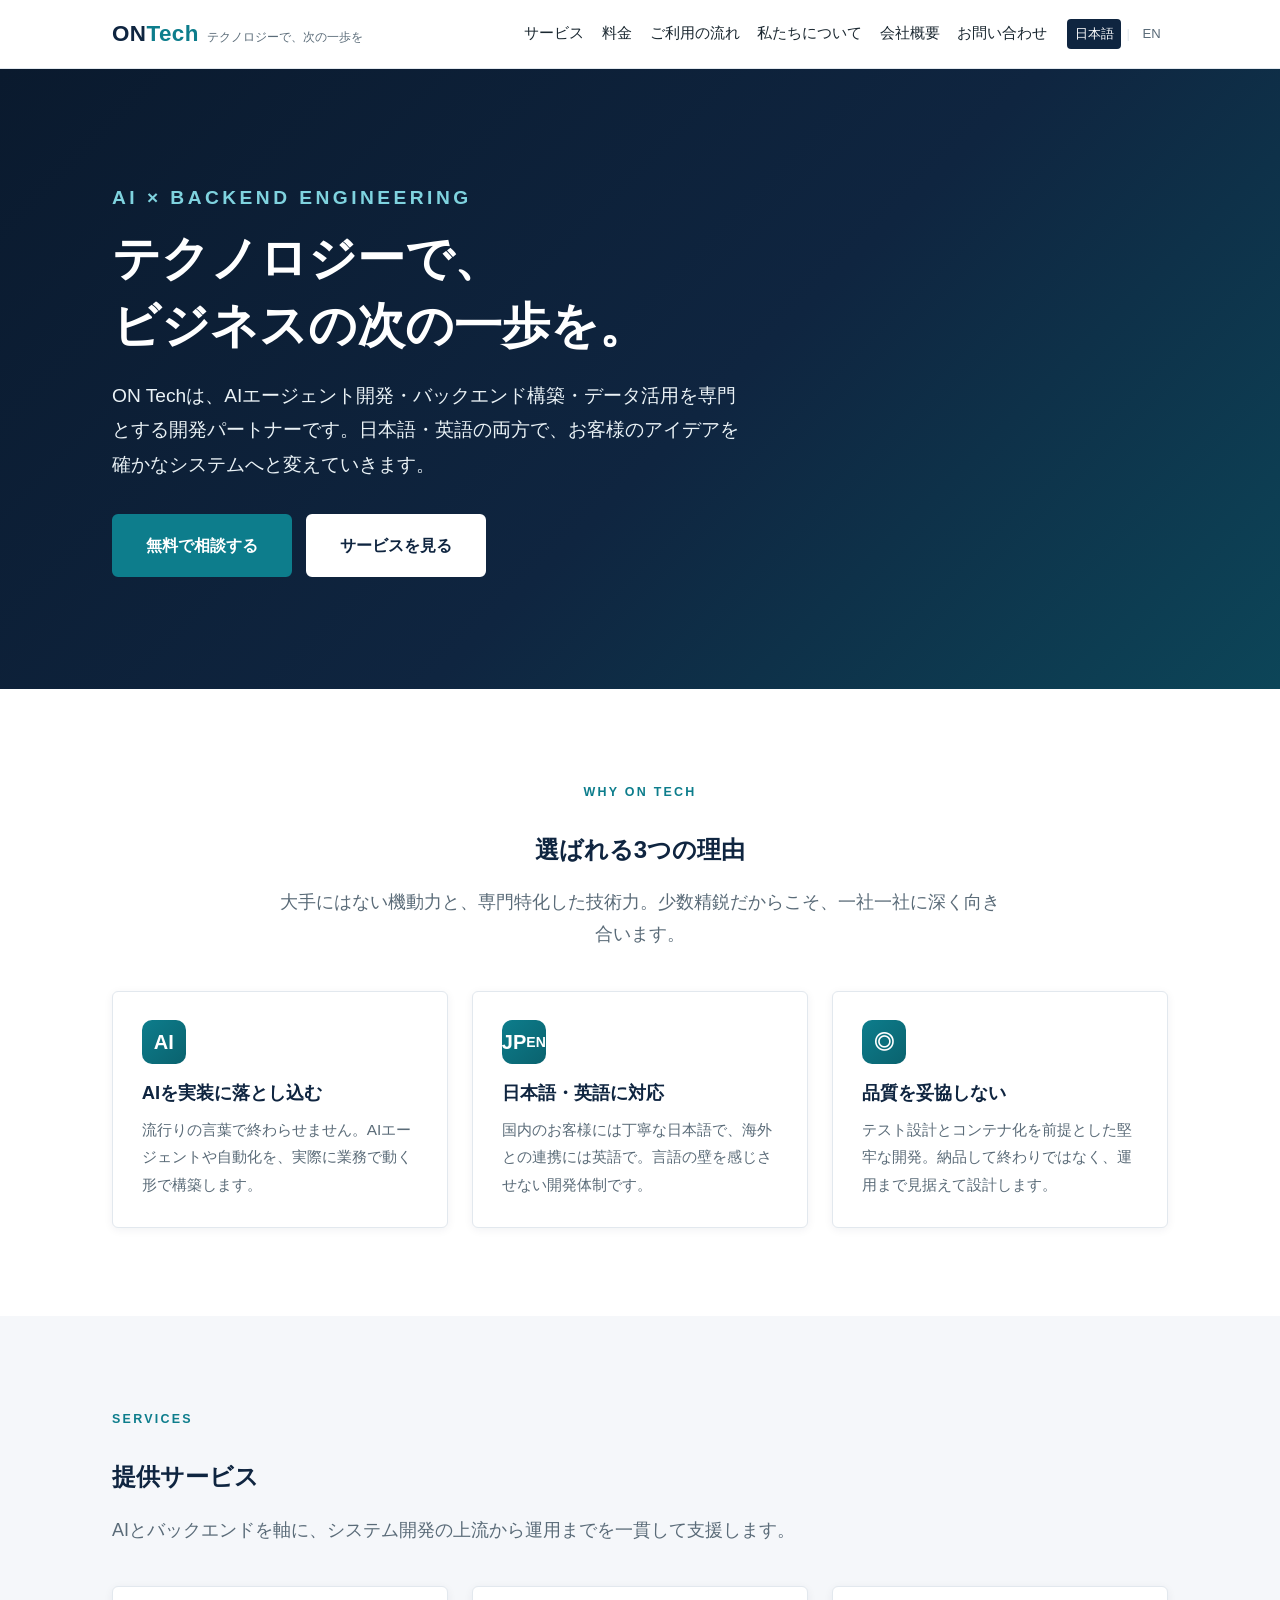
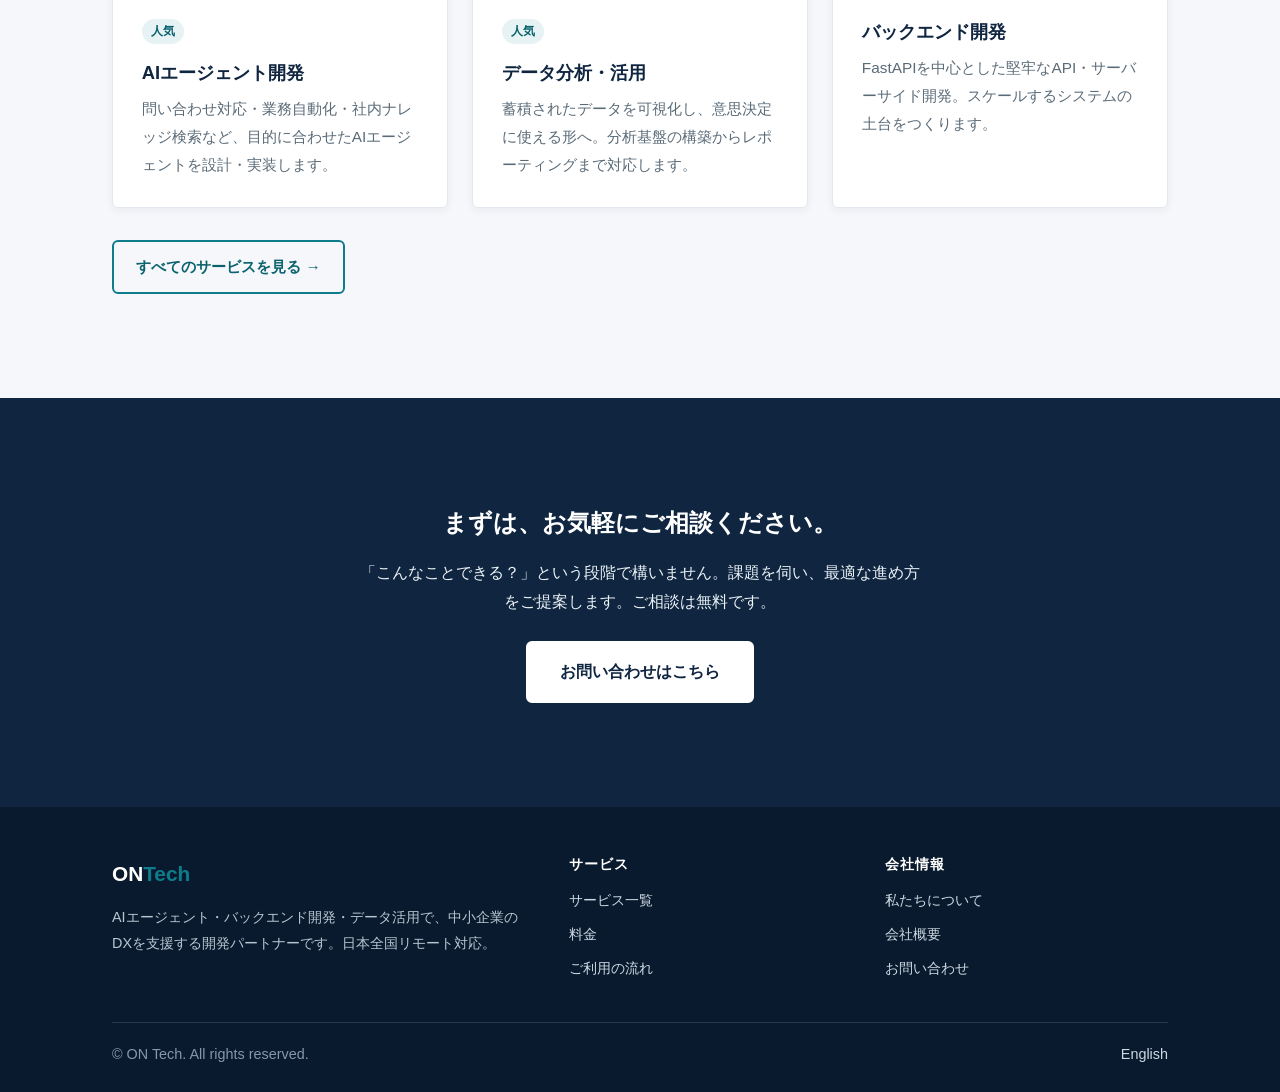
<file: index.html>
<!DOCTYPE html>
<!-- Root = Japanese default home. /en/ remains available through the language switcher. -->
<html lang="ja">
<head>
  <meta charset="UTF-8">
  <meta name="viewport" content="width=device-width, initial-scale=1">
  <title>ON Tech｜AIエージェント・バックエンド開発・データ活用</title>
  <meta name="description" content="ON Techは、AIエージェント開発・FastAPIによるバックエンド構築・データ分析を得意とする少数精鋭の開発パートナーです。日本語・英語の両方で、中小企業のDXを支援します。">
  <meta name="robots" content="index, follow">

  <link rel="canonical" href="https://ontech.co.jp/">
  <link rel="alternate" hreflang="ja" href="https://ontech.co.jp/">
  <link rel="alternate" hreflang="en" href="https://ontech.co.jp/en/">
  <link rel="alternate" hreflang="x-default" href="https://ontech.co.jp/">

  <!-- Open Graph -->
  <meta property="og:type" content="website">
  <meta property="og:site_name" content="ON Tech">
  <meta property="og:locale" content="ja_JP">
  <meta property="og:locale:alternate" content="en_US">
  <meta property="og:title" content="ON Tech｜AIエージェント・バックエンド開発・データ活用">
  <meta property="og:description" content="AIエージェント開発・FastAPIバックエンド・データ分析が得意な少数精鋭の開発パートナー。日本語・英語対応。">
  <meta property="og:url" content="https://ontech.co.jp/">
  <meta name="twitter:card" content="summary_large_image">

  <link rel="stylesheet" href="assets/css/style.css">

  <!-- Structured data: organization / service -->
  <script type="application/ld+json">
  {
    "@context": "https://schema.org",
    "@type": "ProfessionalService",
    "name": "ON Tech",
    "description": "AIエージェント開発・バックエンド開発・データ分析を提供する開発パートナー。",
    "url": "https://ontech.co.jp/",
    "email": "info@ontech.co.jp",
    "areaServed": { "@type": "Country", "name": "Japan" },
    "availableLanguage": ["ja", "en"],
    "knowsLanguage": ["ja", "en"],
    "serviceType": ["AIエージェント開発", "バックエンド開発", "データ分析", "データベース設計", "コンテナ化", "テスト設計"],
    "slogan": "テクノロジーで、ビジネスの次の一歩を。"
  }
  </script>
</head>
<body>
  <a class="skip-link" href="#main">本文へスキップ</a>

  <header class="site-header">
    <div class="container">
      <div class="brand">
        <a href="./">
          <span class="logo">ON<span>Tech</span></span>
        </a>
        <span class="tagline">テクノロジーで、次の一歩を</span>
      </div>
      <nav class="main-nav" aria-label="メインナビゲーション">
        <ul>
          <li><a href="ja/services.html">サービス</a></li>
          <li><a href="ja/pricing.html">料金</a></li>
          <li><a href="ja/process.html">ご利用の流れ</a></li>
          <li><a href="ja/about.html">私たちについて</a></li>
          <li><a href="ja/company.html">会社概要</a></li>
          <li><a href="ja/contact.html">お問い合わせ</a></li>
        </ul>
      </nav>
      <div class="lang-switch" aria-label="言語切替">
        <a href="./" aria-current="true">日本語</a>
        <span class="sep">|</span>
        <a href="en/" hreflang="en">EN</a>
      </div>
    </div>
  </header>

  <main id="main">
    <!-- Hero -->
    <section class="hero">
      <div class="container">
        <p class="eyebrow" style="color:#7fd3df">AI × Backend Engineering</p>
        <h1>テクノロジーで、<br>ビジネスの次の一歩を。</h1>
        <p>ON Techは、AIエージェント開発・バックエンド構築・データ活用を専門とする開発パートナーです。日本語・英語の両方で、お客様のアイデアを確かなシステムへと変えていきます。</p>
        <div class="actions">
          <a class="btn btn--lg" href="ja/contact.html">無料で相談する</a>
          <a class="btn btn--lg btn--light" href="ja/services.html">サービスを見る</a>
        </div>
      </div>
    </section>

    <!-- Value props -->
    <section class="section">
      <div class="container">
        <div class="section-head center">
          <p class="eyebrow">Why ON Tech</p>
          <h2>選ばれる3つの理由</h2>
          <p class="lead">大手にはない機動力と、専門特化した技術力。少数精鋭だからこそ、一社一社に深く向き合います。</p>
        </div>
        <div class="grid grid--3">
          <article class="card">
            <div class="icon">AI</div>
            <h3>AIを実装に落とし込む</h3>
            <p>流行りの言葉で終わらせません。AIエージェントや自動化を、実際に業務で動く形で構築します。</p>
          </article>
          <article class="card">
            <div class="icon">JP<span style="font-size:.7em">EN</span></div>
            <h3>日本語・英語に対応</h3>
            <p>国内のお客様には丁寧な日本語で、海外との連携には英語で。言語の壁を感じさせない開発体制です。</p>
          </article>
          <article class="card">
            <div class="icon">◎</div>
            <h3>品質を妥協しない</h3>
            <p>テスト設計とコンテナ化を前提とした堅牢な開発。納品して終わりではなく、運用まで見据えて設計します。</p>
          </article>
        </div>
      </div>
    </section>

    <!-- Services preview -->
    <section class="section section--alt">
      <div class="container">
        <div class="section-head">
          <p class="eyebrow">Services</p>
          <h2>提供サービス</h2>
          <p class="lead">AIとバックエンドを軸に、システム開発の上流から運用までを一貫して支援します。</p>
        </div>
        <div class="grid grid--3">
          <article class="card">
            <span class="tag">人気</span>
            <h3>AIエージェント開発</h3>
            <p>問い合わせ対応・業務自動化・社内ナレッジ検索など、目的に合わせたAIエージェントを設計・実装します。</p>
          </article>
          <article class="card">
            <span class="tag">人気</span>
            <h3>データ分析・活用</h3>
            <p>蓄積されたデータを可視化し、意思決定に使える形へ。分析基盤の構築からレポーティングまで対応します。</p>
          </article>
          <article class="card">
            <h3>バックエンド開発</h3>
            <p>FastAPIを中心とした堅牢なAPI・サーバーサイド開発。スケールするシステムの土台をつくります。</p>
          </article>
        </div>
        <p style="margin-top:2rem"><a class="btn btn--ghost" href="ja/services.html">すべてのサービスを見る →</a></p>
      </div>
    </section>

    <!-- CTA band -->
    <section class="section cta-band">
      <div class="container">
        <h2>まずは、お気軽にご相談ください。</h2>
        <p>「こんなことできる？」という段階で構いません。課題を伺い、最適な進め方をご提案します。ご相談は無料です。</p>
        <p style="margin-top:1.5rem"><a class="btn btn--lg btn--light" href="ja/contact.html">お問い合わせはこちら</a></p>
      </div>
    </section>
  </main>

  <footer class="site-footer">
    <div class="container">
      <div class="footer-grid">
        <div class="brand-block">
          <div class="logo">ON<span>Tech</span></div>
          <p style="margin-top:.8rem">AIエージェント・バックエンド開発・データ活用で、中小企業のDXを支援する開発パートナーです。日本全国リモート対応。</p>
        </div>
        <div>
          <h4>サービス</h4>
          <ul>
            <li><a href="ja/services.html">サービス一覧</a></li>
            <li><a href="ja/pricing.html">料金</a></li>
            <li><a href="ja/process.html">ご利用の流れ</a></li>
          </ul>
        </div>
        <div>
          <h4>会社情報</h4>
          <ul>
            <li><a href="ja/about.html">私たちについて</a></li>
            <li><a href="ja/company.html">会社概要</a></li>
            <li><a href="ja/contact.html">お問い合わせ</a></li>
          </ul>
        </div>
      </div>
      <div class="legal">
        <span>&copy; ON Tech. All rights reserved.</span>
        <span><a href="en/">English</a></span>
      </div>
    </div>
  </footer>
</body>
</html>
</file>
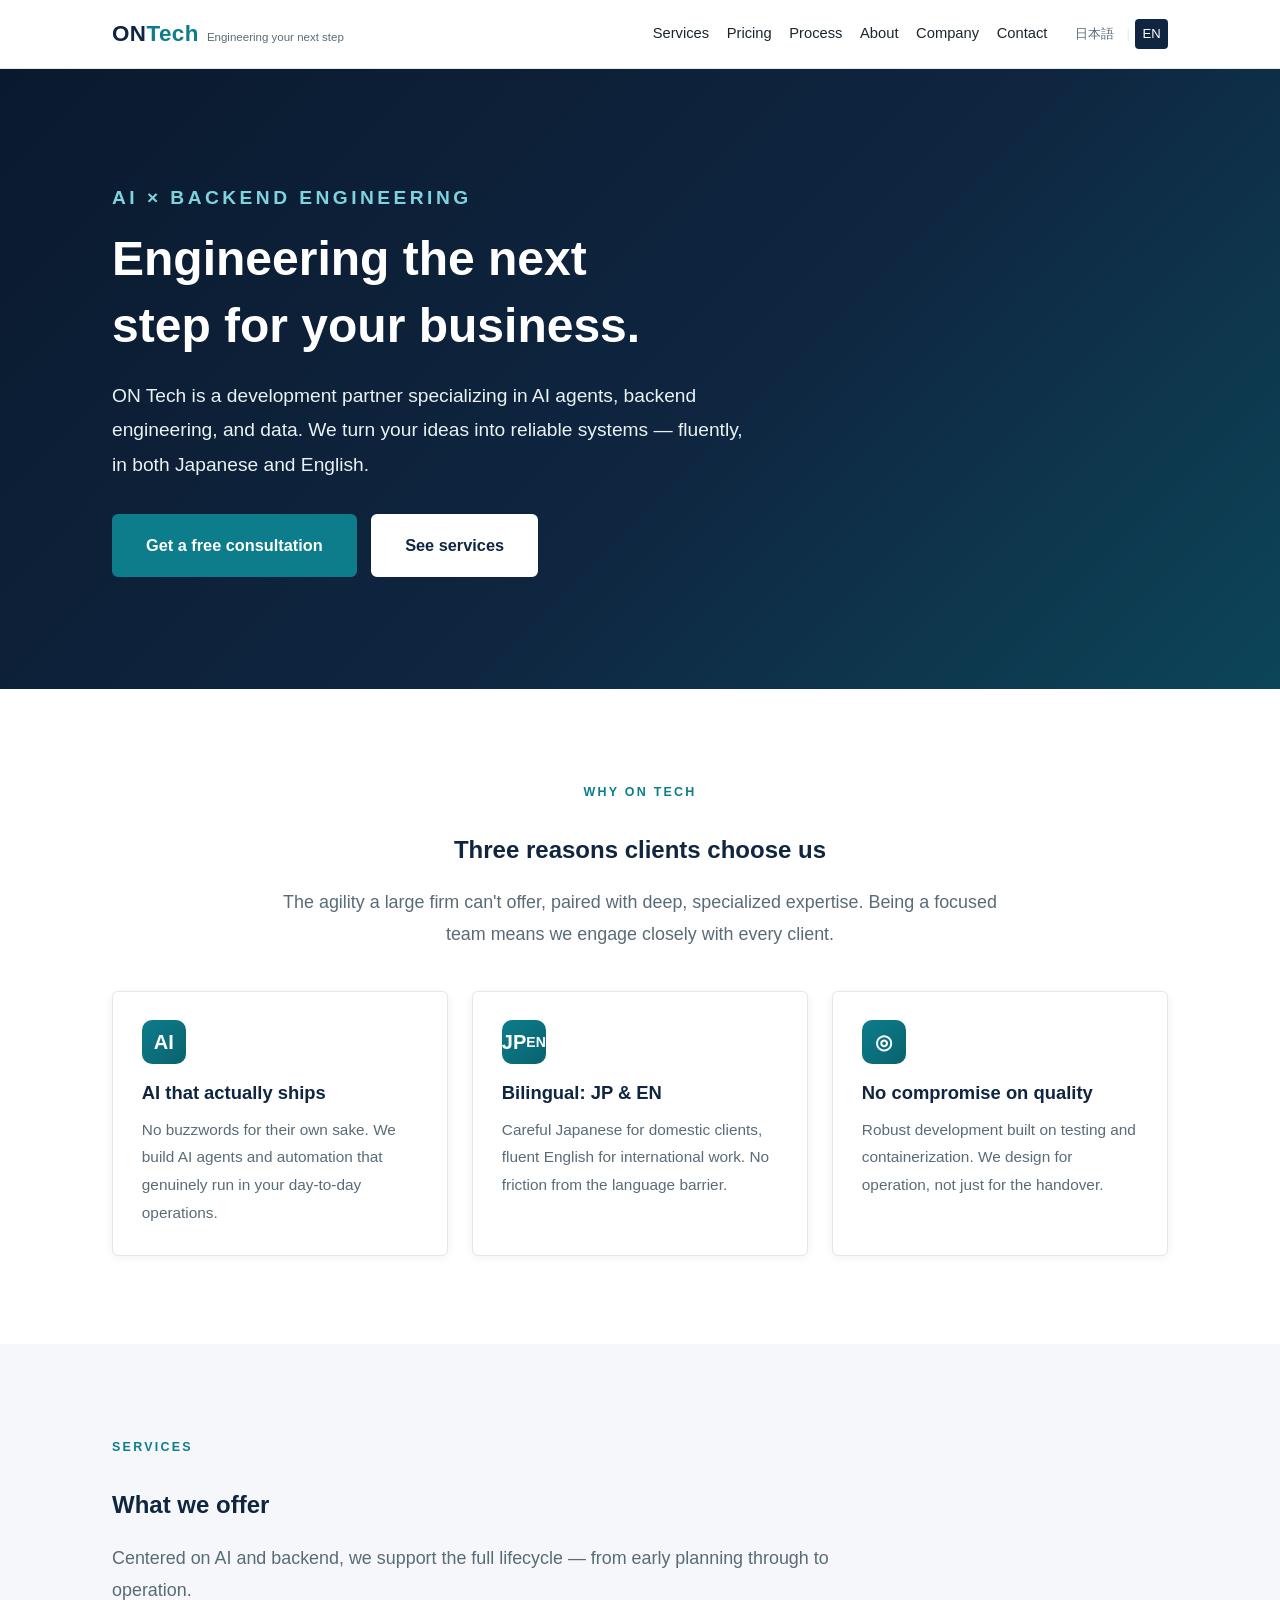
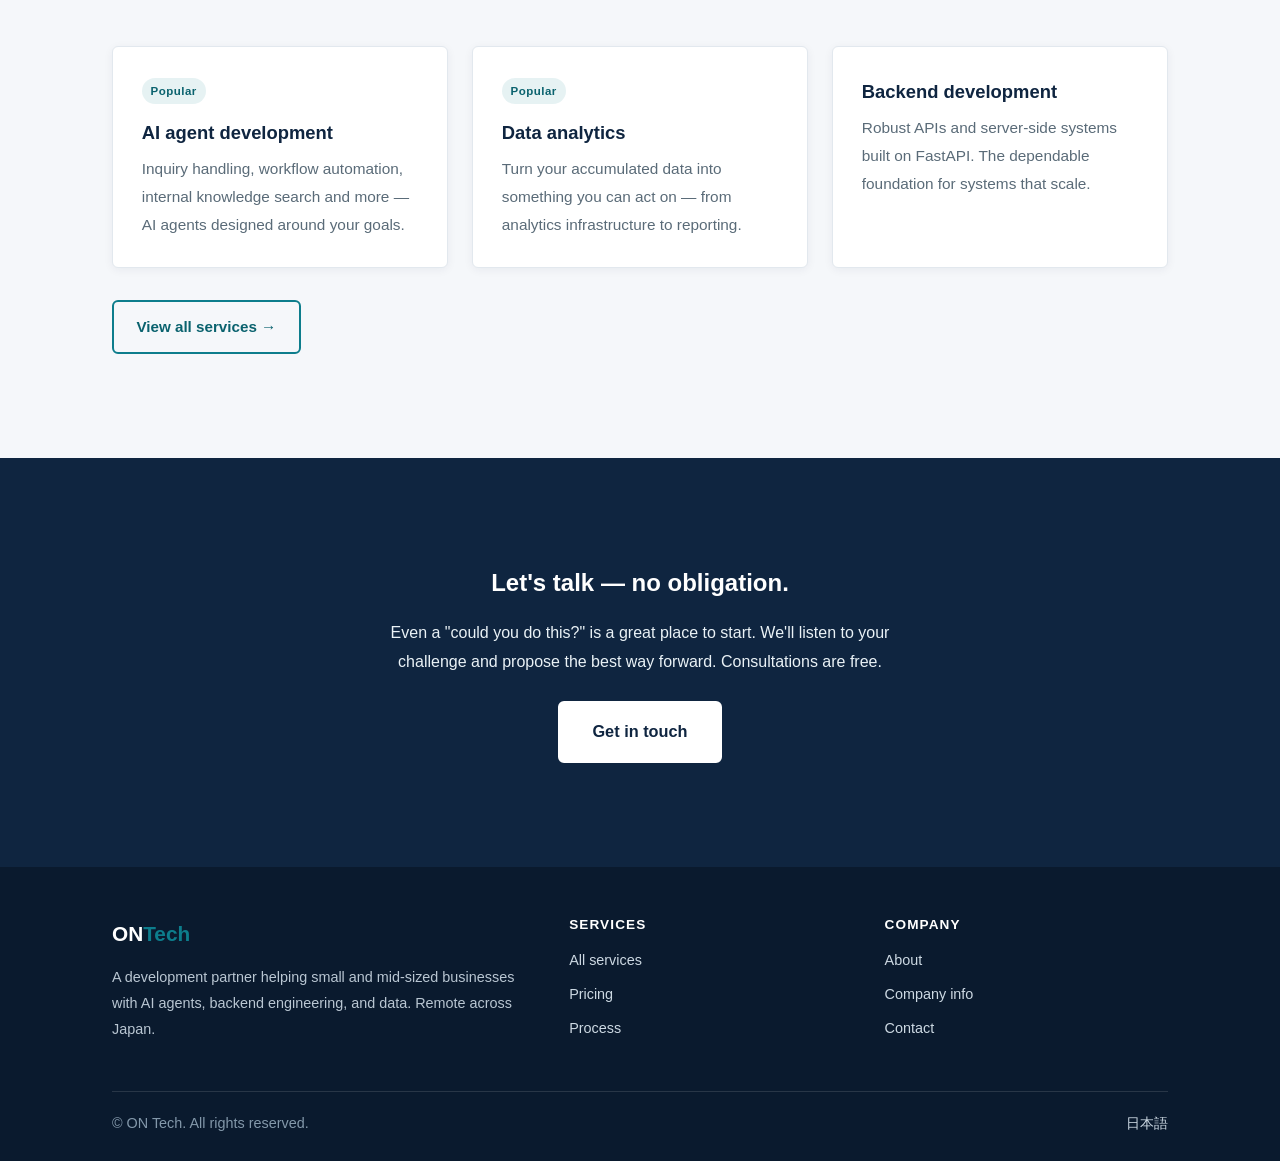
<file: en/index.html>
<!DOCTYPE html>
<!-- ON Tech | English. Domain in canonical/hreflang is a PLACEHOLDER
     (https://ontech.co.jp) — update once the real domain is secured. -->
<html lang="en">
<head>
  <meta charset="UTF-8">
  <meta name="viewport" content="width=device-width, initial-scale=1">
  <title>ON Tech | AI Agents, Backend Development & Data</title>
  <meta name="description" content="ON Tech is a focused development partner specializing in AI agent development, FastAPI backend engineering, and data analytics. We support small and mid-sized businesses in both Japanese and English.">
  <meta name="robots" content="index, follow">

  <link rel="canonical" href="https://ontech.co.jp/en/">
  <link rel="alternate" hreflang="ja" href="https://ontech.co.jp/">
  <link rel="alternate" hreflang="en" href="https://ontech.co.jp/en/">
  <link rel="alternate" hreflang="x-default" href="https://ontech.co.jp/">

  <meta property="og:type" content="website">
  <meta property="og:site_name" content="ON Tech">
  <meta property="og:locale" content="en_US">
  <meta property="og:locale:alternate" content="ja_JP">
  <meta property="og:title" content="ON Tech | AI Agents, Backend Development & Data">
  <meta property="og:description" content="A focused development partner for AI agents, FastAPI backends, and data analytics. Bilingual in Japanese and English.">
  <meta property="og:url" content="https://ontech.co.jp/en/">
  <meta name="twitter:card" content="summary_large_image">

  <link rel="stylesheet" href="../assets/css/style.css">

  <script type="application/ld+json">
  {
    "@context": "https://schema.org",
    "@type": "ProfessionalService",
    "name": "ON Tech",
    "description": "Development partner for AI agent development, backend engineering, and data analytics.",
    "url": "https://ontech.co.jp/en/",
    "email": "info@ontech.co.jp",
    "areaServed": { "@type": "Country", "name": "Japan" },
    "availableLanguage": ["ja", "en"],
    "knowsLanguage": ["ja", "en"],
    "serviceType": ["AI agent development", "Backend development", "Data analytics", "Database design", "Containerization", "Test design"],
    "slogan": "Engineering the next step for your business."
  }
  </script>
</head>
<body>
  <a class="skip-link" href="#main">Skip to content</a>

  <header class="site-header">
    <div class="container">
      <div class="brand">
        <a href="../en/"><span class="logo">ON<span>Tech</span></span></a>
        <span class="tagline">Engineering your next step</span>
      </div>
      <nav class="main-nav" aria-label="Main navigation">
        <ul>
          <li><a href="../en/services.html">Services</a></li>
          <li><a href="../en/pricing.html">Pricing</a></li>
          <li><a href="../en/process.html">Process</a></li>
          <li><a href="../en/about.html">About</a></li>
          <li><a href="../en/company.html">Company</a></li>
          <li><a href="../en/contact.html">Contact</a></li>
        </ul>
      </nav>
      <div class="lang-switch" aria-label="Language switch">
        <a href="../" hreflang="ja">日本語</a>
        <span class="sep">|</span>
        <a href="../en/" aria-current="true">EN</a>
      </div>
    </div>
  </header>

  <main id="main">
    <section class="hero">
      <div class="container">
        <p class="eyebrow" style="color:#7fd3df">AI × Backend Engineering</p>
        <h1>Engineering the next<br>step for your business.</h1>
        <p>ON Tech is a development partner specializing in AI agents, backend engineering, and data. We turn your ideas into reliable systems — fluently, in both Japanese and English.</p>
        <div class="actions">
          <a class="btn btn--lg" href="../en/contact.html">Get a free consultation</a>
          <a class="btn btn--lg btn--light" href="../en/services.html">See services</a>
        </div>
      </div>
    </section>

    <section class="section">
      <div class="container">
        <div class="section-head center">
          <p class="eyebrow">Why ON Tech</p>
          <h2>Three reasons clients choose us</h2>
          <p class="lead">The agility a large firm can't offer, paired with deep, specialized expertise. Being a focused team means we engage closely with every client.</p>
        </div>
        <div class="grid grid--3">
          <article class="card">
            <div class="icon">AI</div>
            <h3>AI that actually ships</h3>
            <p>No buzzwords for their own sake. We build AI agents and automation that genuinely run in your day-to-day operations.</p>
          </article>
          <article class="card">
            <div class="icon">JP<span style="font-size:.7em">EN</span></div>
            <h3>Bilingual: JP & EN</h3>
            <p>Careful Japanese for domestic clients, fluent English for international work. No friction from the language barrier.</p>
          </article>
          <article class="card">
            <div class="icon">◎</div>
            <h3>No compromise on quality</h3>
            <p>Robust development built on testing and containerization. We design for operation, not just for the handover.</p>
          </article>
        </div>
      </div>
    </section>

    <section class="section section--alt">
      <div class="container">
        <div class="section-head">
          <p class="eyebrow">Services</p>
          <h2>What we offer</h2>
          <p class="lead">Centered on AI and backend, we support the full lifecycle — from early planning through to operation.</p>
        </div>
        <div class="grid grid--3">
          <article class="card">
            <span class="tag">Popular</span>
            <h3>AI agent development</h3>
            <p>Inquiry handling, workflow automation, internal knowledge search and more — AI agents designed around your goals.</p>
          </article>
          <article class="card">
            <span class="tag">Popular</span>
            <h3>Data analytics</h3>
            <p>Turn your accumulated data into something you can act on — from analytics infrastructure to reporting.</p>
          </article>
          <article class="card">
            <h3>Backend development</h3>
            <p>Robust APIs and server-side systems built on FastAPI. The dependable foundation for systems that scale.</p>
          </article>
        </div>
        <p style="margin-top:2rem"><a class="btn btn--ghost" href="../en/services.html">View all services →</a></p>
      </div>
    </section>

    <section class="section cta-band">
      <div class="container">
        <h2>Let's talk — no obligation.</h2>
        <p>Even a "could you do this?" is a great place to start. We'll listen to your challenge and propose the best way forward. Consultations are free.</p>
        <p style="margin-top:1.5rem"><a class="btn btn--lg btn--light" href="../en/contact.html">Get in touch</a></p>
      </div>
    </section>
  </main>

  <footer class="site-footer">
    <div class="container">
      <div class="footer-grid">
        <div class="brand-block">
          <div class="logo">ON<span>Tech</span></div>
          <p style="margin-top:.8rem">A development partner helping small and mid-sized businesses with AI agents, backend engineering, and data. Remote across Japan.</p>
        </div>
        <div>
          <h4>Services</h4>
          <ul>
            <li><a href="../en/services.html">All services</a></li>
            <li><a href="../en/pricing.html">Pricing</a></li>
            <li><a href="../en/process.html">Process</a></li>
          </ul>
        </div>
        <div>
          <h4>Company</h4>
          <ul>
            <li><a href="../en/about.html">About</a></li>
            <li><a href="../en/company.html">Company info</a></li>
            <li><a href="../en/contact.html">Contact</a></li>
          </ul>
        </div>
      </div>
      <div class="legal">
        <span>&copy; ON Tech. All rights reserved.</span>
        <span><a href="../">日本語</a></span>
      </div>
    </div>
  </footer>
</body>
</html>
</file>
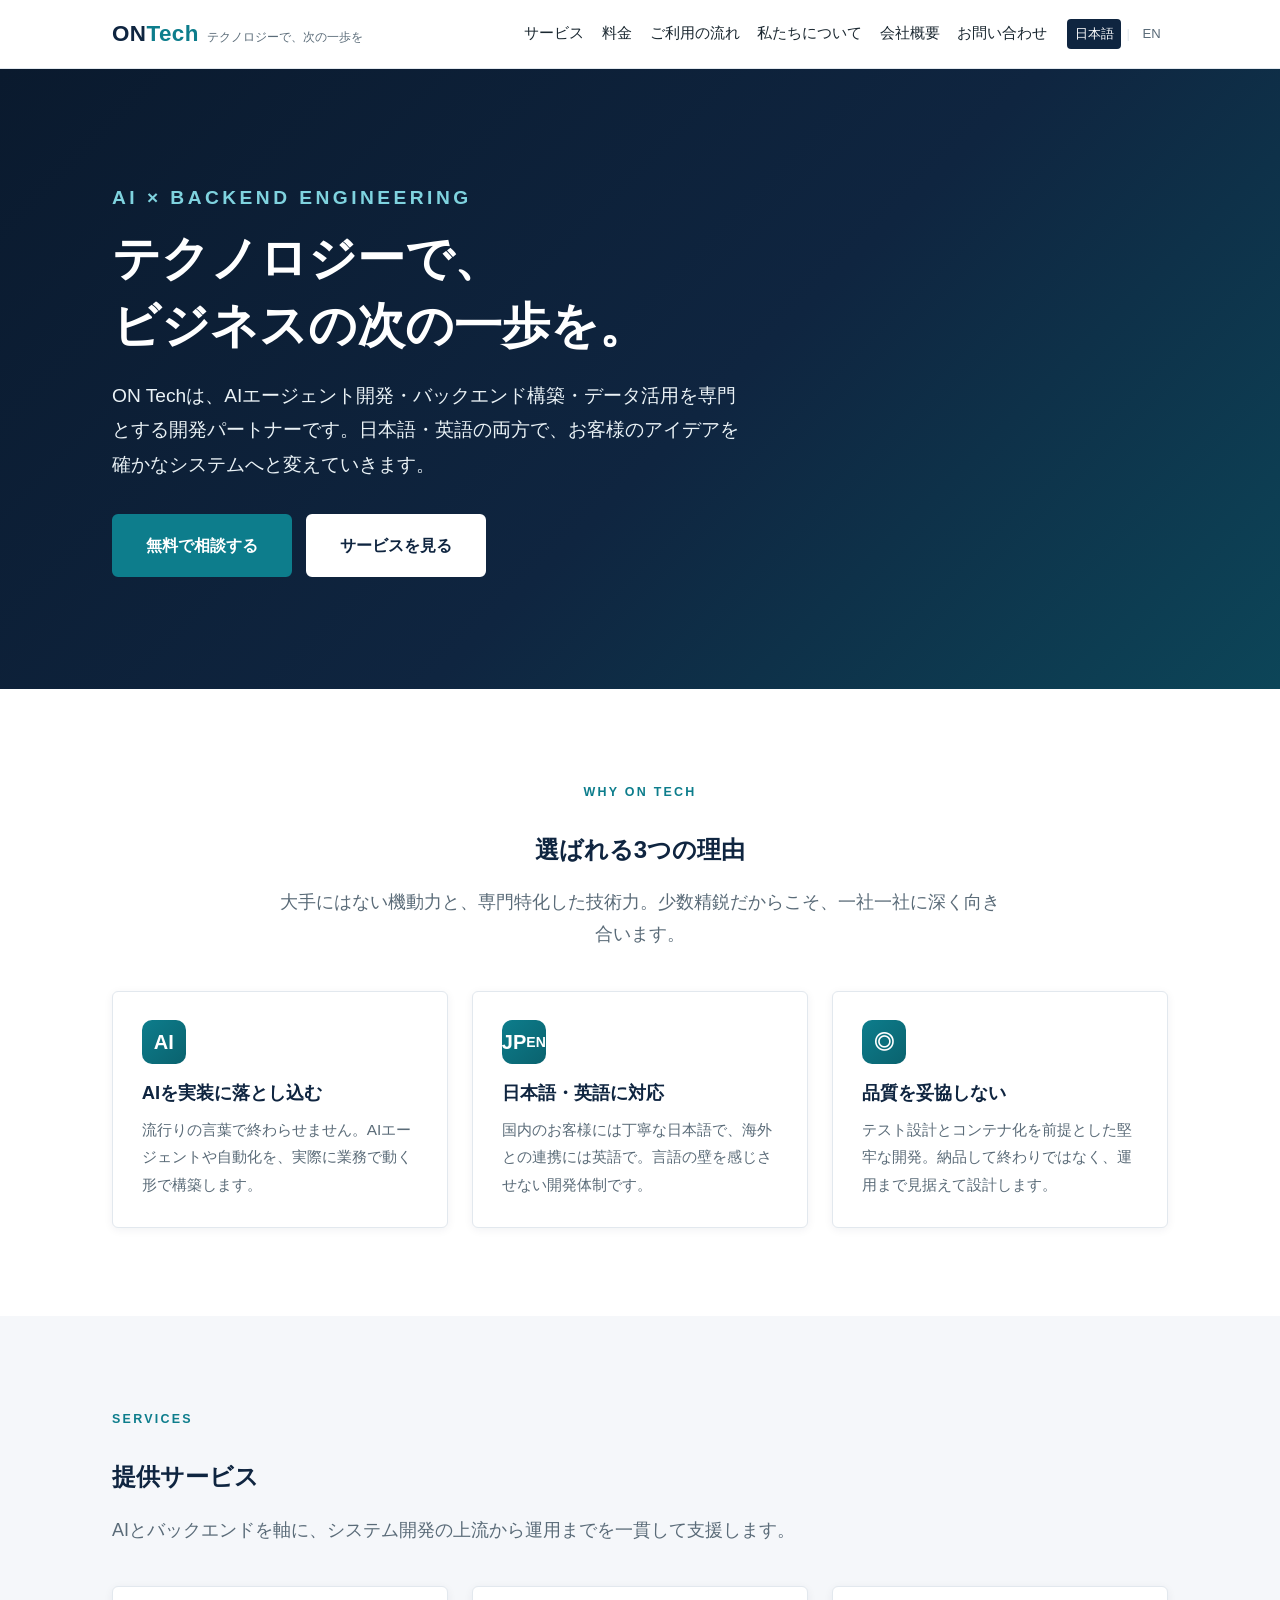
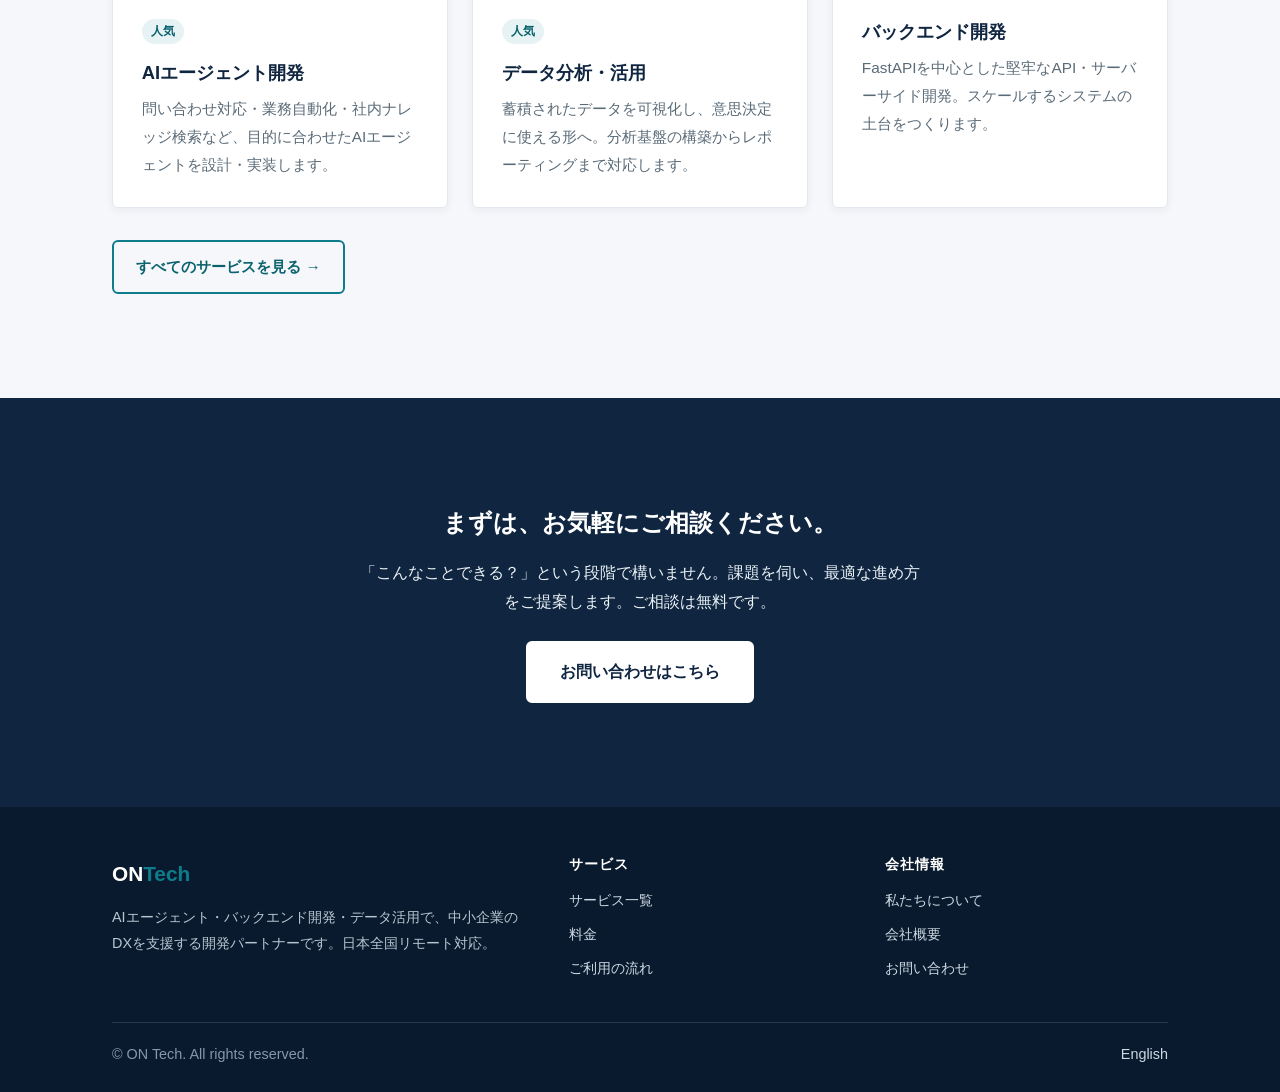
<file: ja/index.html>
<!DOCTYPE html>
<!-- ON Tech | Japanese (default). Domain in canonical/hreflang is a PLACEHOLDER
     (https://ontech.co.jp) — update once the real domain is secured. -->
<html lang="ja">
<head>
  <meta charset="UTF-8">
  <meta name="viewport" content="width=device-width, initial-scale=1">
  <title>ON Tech｜AIエージェント・バックエンド開発・データ活用</title>
  <meta name="description" content="ON Techは、AIエージェント開発・FastAPIによるバックエンド構築・データ分析を得意とする少数精鋭の開発パートナーです。日本語・英語の両方で、中小企業のDXを支援します。">
  <meta name="robots" content="index, follow">

  <link rel="canonical" href="https://ontech.co.jp/">
  <link rel="alternate" hreflang="ja" href="https://ontech.co.jp/">
  <link rel="alternate" hreflang="en" href="https://ontech.co.jp/en/">
  <link rel="alternate" hreflang="x-default" href="https://ontech.co.jp/">

  <!-- Open Graph -->
  <meta property="og:type" content="website">
  <meta property="og:site_name" content="ON Tech">
  <meta property="og:locale" content="ja_JP">
  <meta property="og:locale:alternate" content="en_US">
  <meta property="og:title" content="ON Tech｜AIエージェント・バックエンド開発・データ活用">
  <meta property="og:description" content="AIエージェント開発・FastAPIバックエンド・データ分析が得意な少数精鋭の開発パートナー。日本語・英語対応。">
  <meta property="og:url" content="https://ontech.co.jp/">
  <meta name="twitter:card" content="summary_large_image">

  <link rel="stylesheet" href="../assets/css/style.css">

  <!-- Structured data: organization / service -->
  <script type="application/ld+json">
  {
    "@context": "https://schema.org",
    "@type": "ProfessionalService",
    "name": "ON Tech",
    "description": "AIエージェント開発・バックエンド開発・データ分析を提供する開発パートナー。",
    "url": "https://ontech.co.jp/",
    "email": "info@ontech.co.jp",
    "areaServed": { "@type": "Country", "name": "Japan" },
    "availableLanguage": ["ja", "en"],
    "knowsLanguage": ["ja", "en"],
    "serviceType": ["AIエージェント開発", "バックエンド開発", "データ分析", "データベース設計", "コンテナ化", "テスト設計"],
    "slogan": "テクノロジーで、ビジネスの次の一歩を。"
  }
  </script>
</head>
<body>
  <a class="skip-link" href="#main">本文へスキップ</a>

  <header class="site-header">
    <div class="container">
      <div class="brand">
        <a href="../">
          <span class="logo">ON<span>Tech</span></span>
        </a>
        <span class="tagline">テクノロジーで、次の一歩を</span>
      </div>
      <nav class="main-nav" aria-label="メインナビゲーション">
        <ul>
          <li><a href="../ja/services.html">サービス</a></li>
          <li><a href="../ja/pricing.html">料金</a></li>
          <li><a href="../ja/process.html">ご利用の流れ</a></li>
          <li><a href="../ja/about.html">私たちについて</a></li>
          <li><a href="../ja/company.html">会社概要</a></li>
          <li><a href="../ja/contact.html">お問い合わせ</a></li>
        </ul>
      </nav>
      <div class="lang-switch" aria-label="言語切替">
        <a href="../" aria-current="true">日本語</a>
        <span class="sep">|</span>
        <a href="../en/" hreflang="en">EN</a>
      </div>
    </div>
  </header>

  <main id="main">
    <!-- Hero -->
    <section class="hero">
      <div class="container">
        <p class="eyebrow" style="color:#7fd3df">AI × Backend Engineering</p>
        <h1>テクノロジーで、<br>ビジネスの次の一歩を。</h1>
        <p>ON Techは、AIエージェント開発・バックエンド構築・データ活用を専門とする開発パートナーです。日本語・英語の両方で、お客様のアイデアを確かなシステムへと変えていきます。</p>
        <div class="actions">
          <a class="btn btn--lg" href="../ja/contact.html">無料で相談する</a>
          <a class="btn btn--lg btn--light" href="../ja/services.html">サービスを見る</a>
        </div>
      </div>
    </section>

    <!-- Value props -->
    <section class="section">
      <div class="container">
        <div class="section-head center">
          <p class="eyebrow">Why ON Tech</p>
          <h2>選ばれる3つの理由</h2>
          <p class="lead">大手にはない機動力と、専門特化した技術力。少数精鋭だからこそ、一社一社に深く向き合います。</p>
        </div>
        <div class="grid grid--3">
          <article class="card">
            <div class="icon">AI</div>
            <h3>AIを実装に落とし込む</h3>
            <p>流行りの言葉で終わらせません。AIエージェントや自動化を、実際に業務で動く形で構築します。</p>
          </article>
          <article class="card">
            <div class="icon">JP<span style="font-size:.7em">EN</span></div>
            <h3>日本語・英語に対応</h3>
            <p>国内のお客様には丁寧な日本語で、海外との連携には英語で。言語の壁を感じさせない開発体制です。</p>
          </article>
          <article class="card">
            <div class="icon">◎</div>
            <h3>品質を妥協しない</h3>
            <p>テスト設計とコンテナ化を前提とした堅牢な開発。納品して終わりではなく、運用まで見据えて設計します。</p>
          </article>
        </div>
      </div>
    </section>

    <!-- Services preview -->
    <section class="section section--alt">
      <div class="container">
        <div class="section-head">
          <p class="eyebrow">Services</p>
          <h2>提供サービス</h2>
          <p class="lead">AIとバックエンドを軸に、システム開発の上流から運用までを一貫して支援します。</p>
        </div>
        <div class="grid grid--3">
          <article class="card">
            <span class="tag">人気</span>
            <h3>AIエージェント開発</h3>
            <p>問い合わせ対応・業務自動化・社内ナレッジ検索など、目的に合わせたAIエージェントを設計・実装します。</p>
          </article>
          <article class="card">
            <span class="tag">人気</span>
            <h3>データ分析・活用</h3>
            <p>蓄積されたデータを可視化し、意思決定に使える形へ。分析基盤の構築からレポーティングまで対応します。</p>
          </article>
          <article class="card">
            <h3>バックエンド開発</h3>
            <p>FastAPIを中心とした堅牢なAPI・サーバーサイド開発。スケールするシステムの土台をつくります。</p>
          </article>
        </div>
        <p style="margin-top:2rem"><a class="btn btn--ghost" href="../ja/services.html">すべてのサービスを見る →</a></p>
      </div>
    </section>

    <!-- CTA band -->
    <section class="section cta-band">
      <div class="container">
        <h2>まずは、お気軽にご相談ください。</h2>
        <p>「こんなことできる？」という段階で構いません。課題を伺い、最適な進め方をご提案します。ご相談は無料です。</p>
        <p style="margin-top:1.5rem"><a class="btn btn--lg btn--light" href="../ja/contact.html">お問い合わせはこちら</a></p>
      </div>
    </section>
  </main>

  <footer class="site-footer">
    <div class="container">
      <div class="footer-grid">
        <div class="brand-block">
          <div class="logo">ON<span>Tech</span></div>
          <p style="margin-top:.8rem">AIエージェント・バックエンド開発・データ活用で、中小企業のDXを支援する開発パートナーです。日本全国リモート対応。</p>
        </div>
        <div>
          <h4>サービス</h4>
          <ul>
            <li><a href="../ja/services.html">サービス一覧</a></li>
            <li><a href="../ja/pricing.html">料金</a></li>
            <li><a href="../ja/process.html">ご利用の流れ</a></li>
          </ul>
        </div>
        <div>
          <h4>会社情報</h4>
          <ul>
            <li><a href="../ja/about.html">私たちについて</a></li>
            <li><a href="../ja/company.html">会社概要</a></li>
            <li><a href="../ja/contact.html">お問い合わせ</a></li>
          </ul>
        </div>
      </div>
      <div class="legal">
        <span>&copy; ON Tech. All rights reserved.</span>
        <span><a href="../en/">English</a></span>
      </div>
    </div>
  </footer>
</body>
</html>
</file>
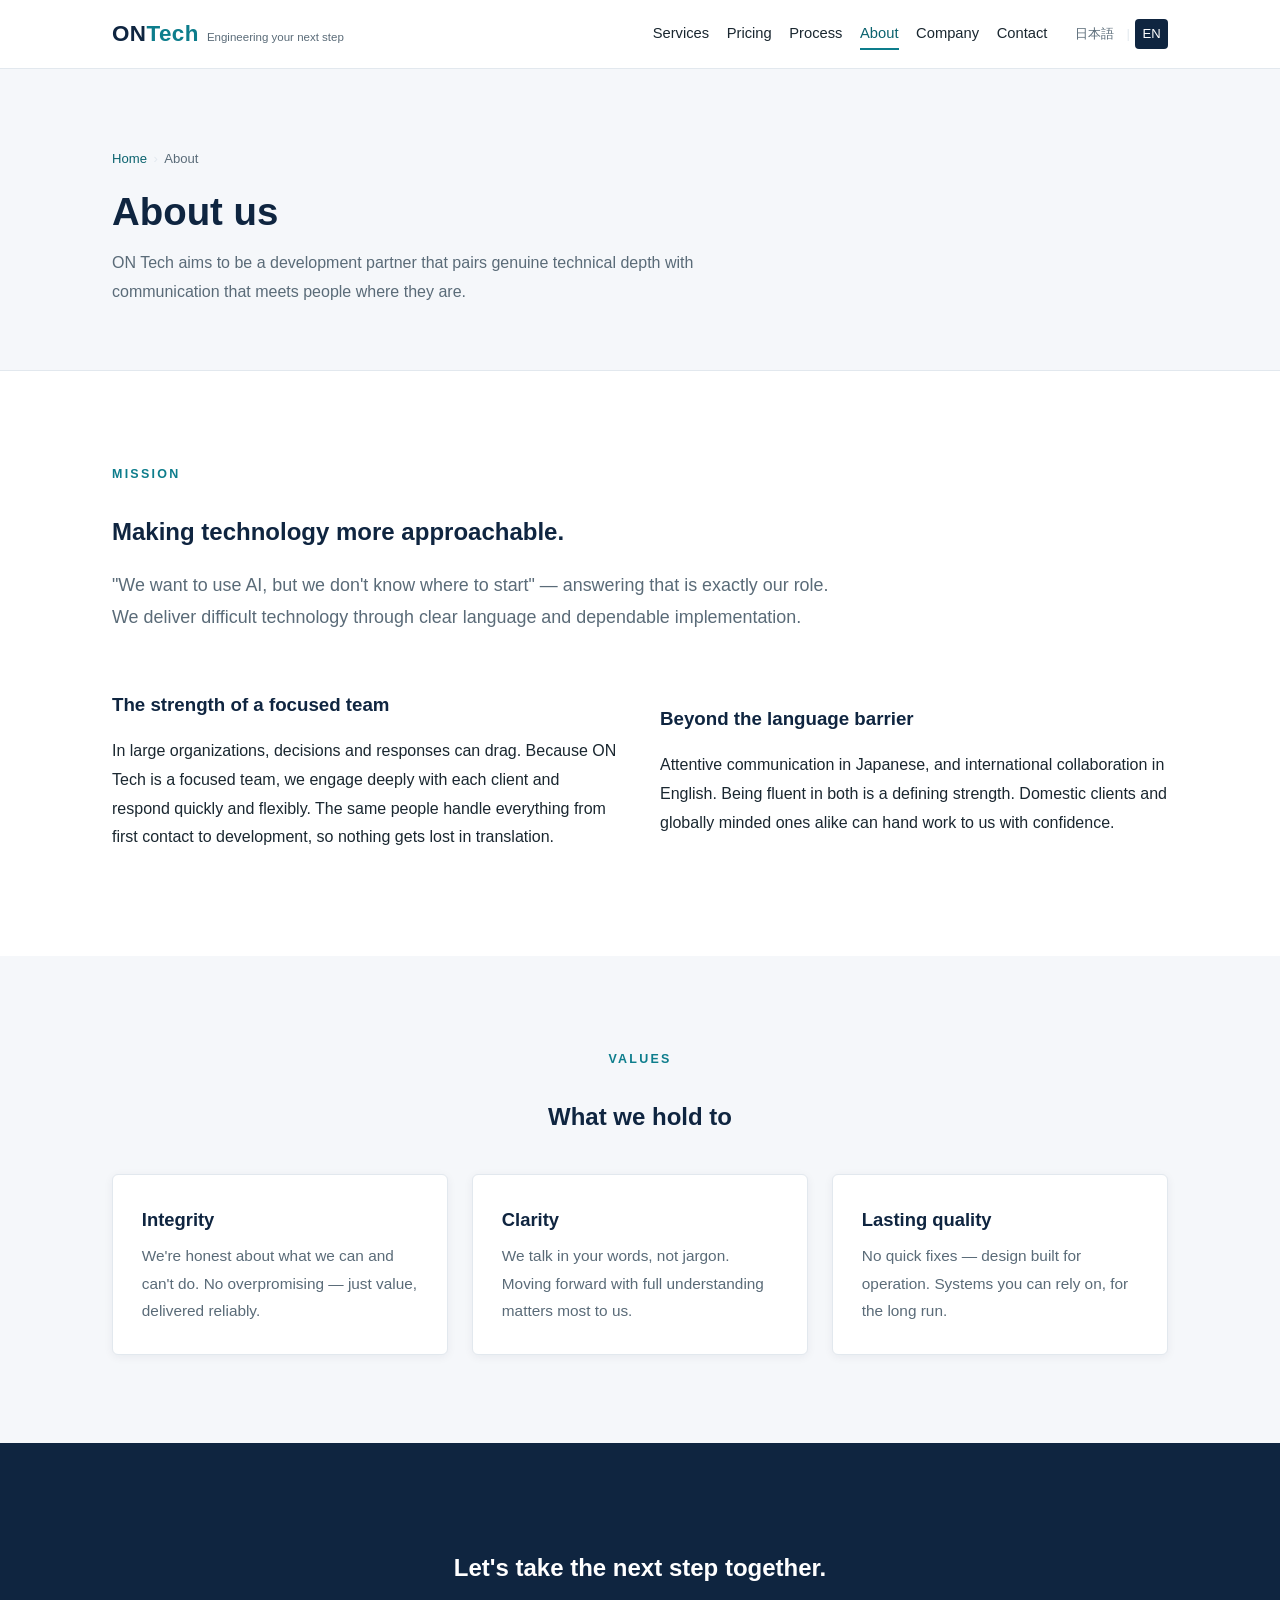
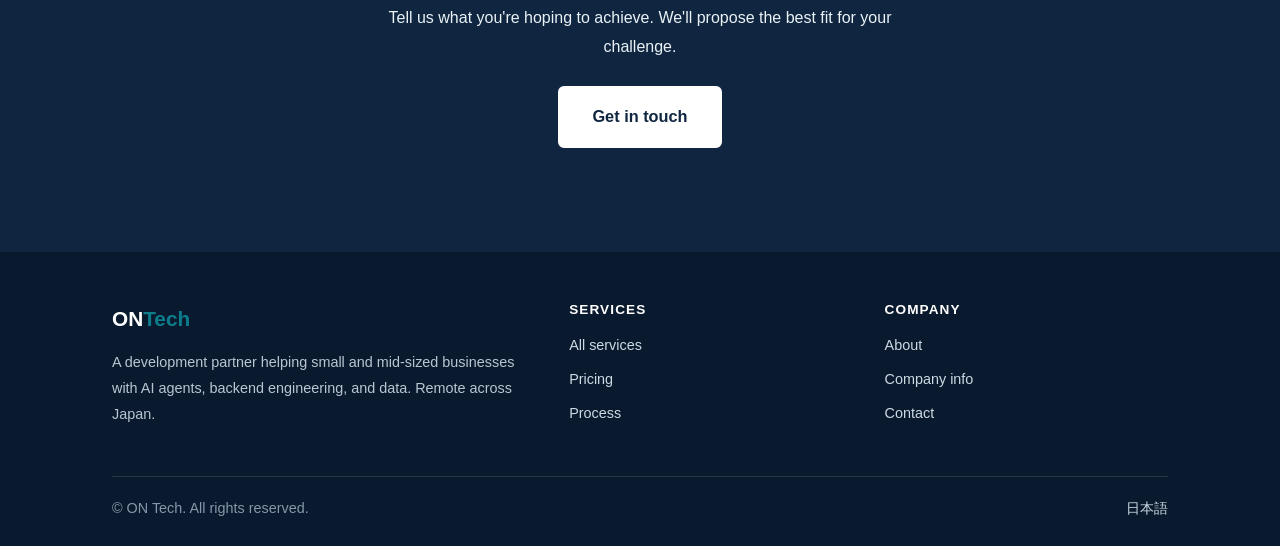
<file: en/about.html>
<!DOCTYPE html>
<html lang="en">
<head>
  <meta charset="UTF-8">
  <meta name="viewport" content="width=device-width, initial-scale=1">
  <title>About | ON Tech</title>
  <meta name="description" content="ON Tech pairs strong AI and backend expertise with fluent Japanese and English. As a focused team, we deliver attentive, agile support to every client.">
  <meta name="robots" content="index, follow">

  <link rel="canonical" href="https://ontech.co.jp/en/about.html">
  <link rel="alternate" hreflang="ja" href="https://ontech.co.jp/ja/about.html">
  <link rel="alternate" hreflang="en" href="https://ontech.co.jp/en/about.html">
  <link rel="alternate" hreflang="x-default" href="https://ontech.co.jp/">

  <meta property="og:type" content="website">
  <meta property="og:site_name" content="ON Tech">
  <meta property="og:locale" content="en_US">
  <meta property="og:title" content="About | ON Tech">
  <meta property="og:description" content="A development partner combining AI and backend expertise with bilingual JP/EN support.">
  <meta property="og:url" content="https://ontech.co.jp/en/about.html">
  <meta name="twitter:card" content="summary_large_image">

  <link rel="stylesheet" href="../assets/css/style.css">

  <script type="application/ld+json">
  {
    "@context": "https://schema.org",
    "@type": "BreadcrumbList",
    "itemListElement": [
      { "@type": "ListItem", "position": 1, "name": "Home", "item": "https://ontech.co.jp/en/" },
      { "@type": "ListItem", "position": 2, "name": "About", "item": "https://ontech.co.jp/en/about.html" }
    ]
  }
  </script>
</head>
<body>
  <a class="skip-link" href="#main">Skip to content</a>

  <header class="site-header">
    <div class="container">
      <div class="brand">
        <a href="../en/"><span class="logo">ON<span>Tech</span></span></a>
        <span class="tagline">Engineering your next step</span>
      </div>
      <nav class="main-nav" aria-label="Main navigation">
        <ul>
          <li><a href="../en/services.html">Services</a></li>
          <li><a href="../en/pricing.html">Pricing</a></li>
          <li><a href="../en/process.html">Process</a></li>
          <li><a href="../en/about.html" aria-current="page">About</a></li>
          <li><a href="../en/company.html">Company</a></li>
          <li><a href="../en/contact.html">Contact</a></li>
        </ul>
      </nav>
      <div class="lang-switch" aria-label="Language switch">
        <a href="../ja/about.html" hreflang="ja">日本語</a>
        <span class="sep">|</span>
        <a href="../en/about.html" aria-current="true">EN</a>
      </div>
    </div>
  </header>

  <main id="main">
    <div class="page-hero">
      <div class="container">
        <nav class="breadcrumb" aria-label="Breadcrumb">
          <ol>
            <li><a href="../en/">Home</a></li>
            <li>About</li>
          </ol>
        </nav>
        <h1>About us</h1>
        <p>ON Tech aims to be a development partner that pairs genuine technical depth with communication that meets people where they are.</p>
      </div>
    </div>

    <section class="section">
      <div class="container">
        <div class="section-head">
          <p class="eyebrow">Mission</p>
          <h2>Making technology more approachable.</h2>
          <p class="lead">"We want to use AI, but we don't know where to start" — answering that is exactly our role. We deliver difficult technology through clear language and dependable implementation.</p>
        </div>

        <div class="split" style="margin-top:1rem">
          <div>
            <h3>The strength of a focused team</h3>
            <p>In large organizations, decisions and responses can drag. Because ON Tech is a focused team, we engage deeply with each client and respond quickly and flexibly. The same people handle everything from first contact to development, so nothing gets lost in translation.</p>
          </div>
          <div>
            <h3>Beyond the language barrier</h3>
            <p>Attentive communication in Japanese, and international collaboration in English. Being fluent in both is a defining strength. Domestic clients and globally minded ones alike can hand work to us with confidence.</p>
          </div>
        </div>
      </div>
    </section>

    <section class="section section--alt">
      <div class="container">
        <div class="section-head center">
          <p class="eyebrow">Values</p>
          <h2>What we hold to</h2>
        </div>
        <div class="grid grid--3">
          <article class="card">
            <h3>Integrity</h3>
            <p>We're honest about what we can and can't do. No overpromising — just value, delivered reliably.</p>
          </article>
          <article class="card">
            <h3>Clarity</h3>
            <p>We talk in your words, not jargon. Moving forward with full understanding matters most to us.</p>
          </article>
          <article class="card">
            <h3>Lasting quality</h3>
            <p>No quick fixes — design built for operation. Systems you can rely on, for the long run.</p>
          </article>
        </div>
      </div>
    </section>

    <section class="section cta-band">
      <div class="container">
        <h2>Let's take the next step together.</h2>
        <p>Tell us what you're hoping to achieve. We'll propose the best fit for your challenge.</p>
        <p style="margin-top:1.5rem"><a class="btn btn--lg btn--light" href="../en/contact.html">Get in touch</a></p>
      </div>
    </section>
  </main>

  <footer class="site-footer">
    <div class="container">
      <div class="footer-grid">
        <div class="brand-block">
          <div class="logo">ON<span>Tech</span></div>
          <p style="margin-top:.8rem">A development partner helping small and mid-sized businesses with AI agents, backend engineering, and data. Remote across Japan.</p>
        </div>
        <div>
          <h4>Services</h4>
          <ul>
            <li><a href="../en/services.html">All services</a></li>
            <li><a href="../en/pricing.html">Pricing</a></li>
            <li><a href="../en/process.html">Process</a></li>
          </ul>
        </div>
        <div>
          <h4>Company</h4>
          <ul>
            <li><a href="../en/about.html">About</a></li>
            <li><a href="../en/company.html">Company info</a></li>
            <li><a href="../en/contact.html">Contact</a></li>
          </ul>
        </div>
      </div>
      <div class="legal">
        <span>&copy; ON Tech. All rights reserved.</span>
        <span><a href="../ja/about.html">日本語</a></span>
      </div>
    </div>
  </footer>
</body>
</html>
</file>
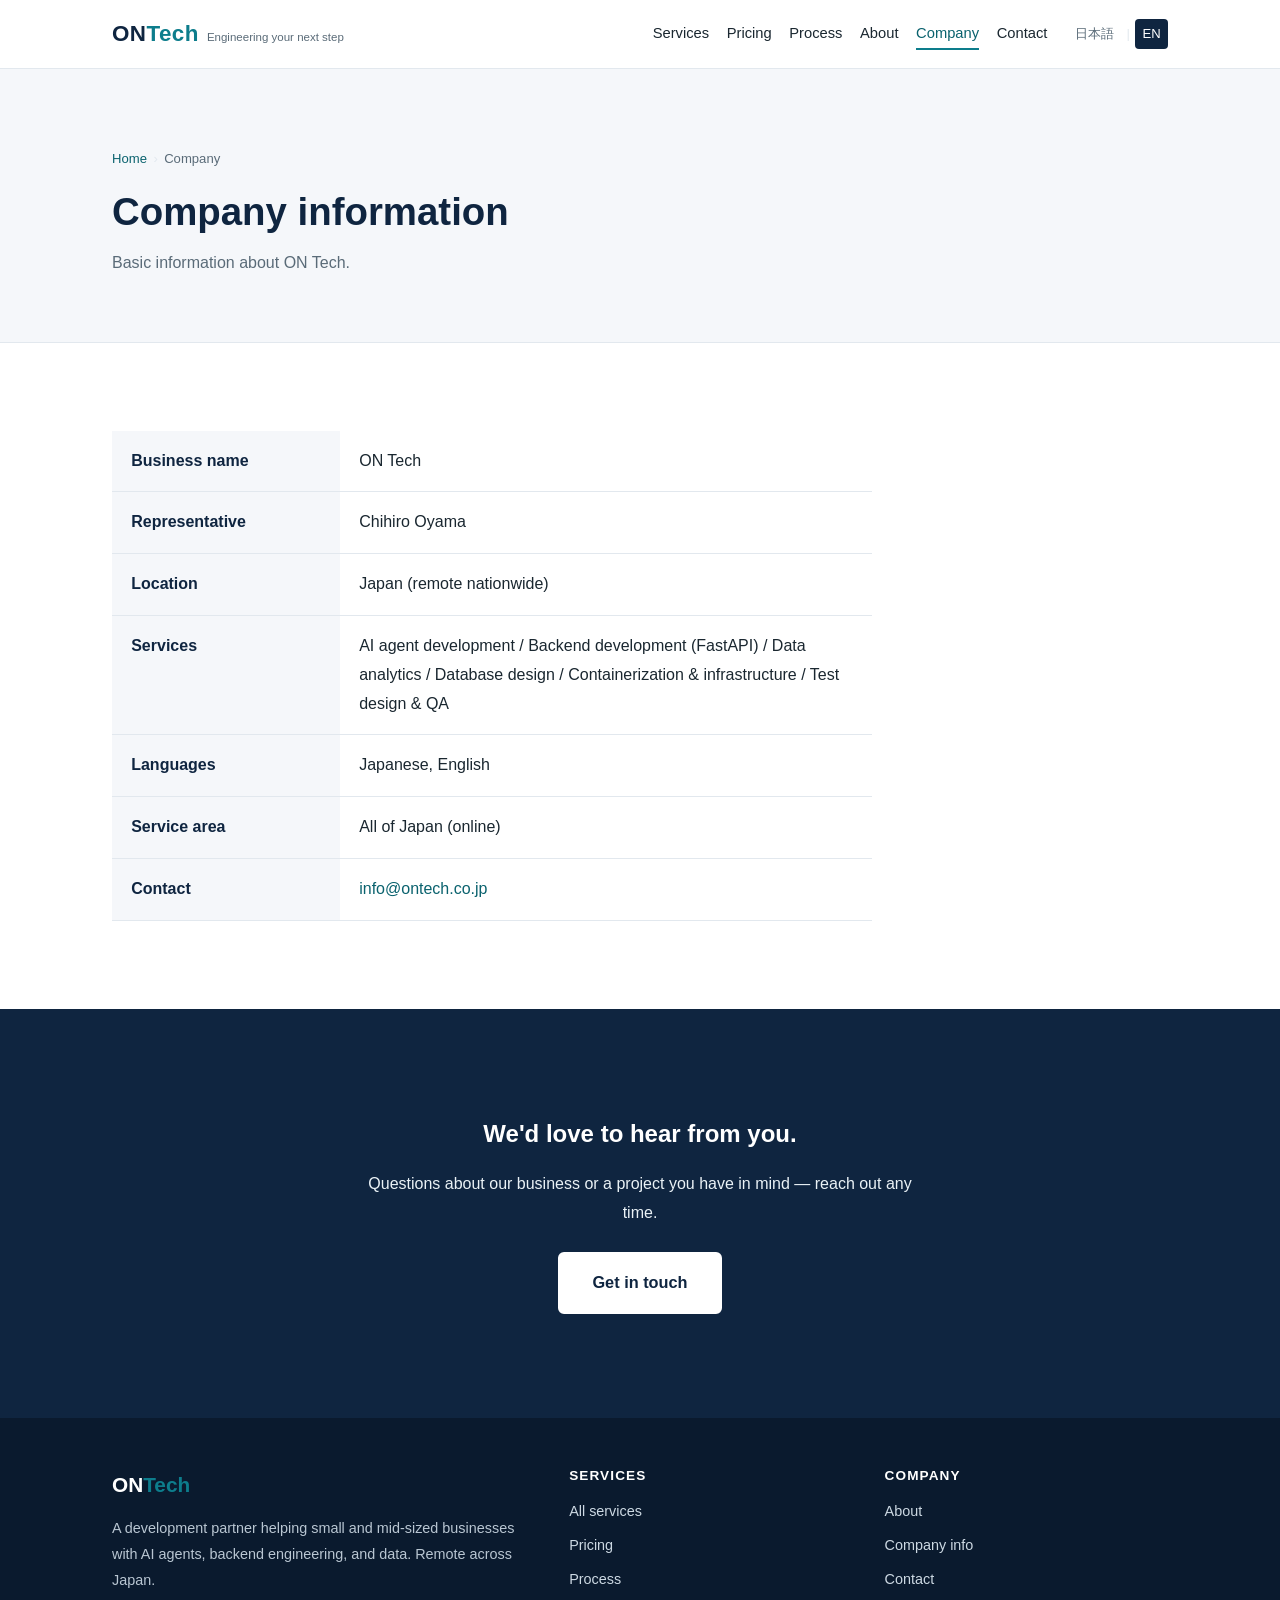
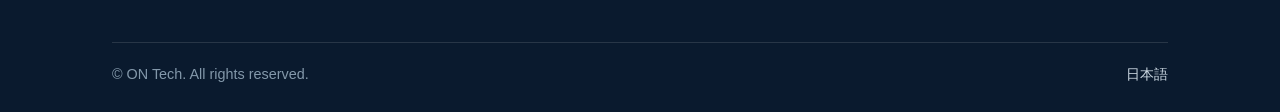
<file: en/company.html>
<!DOCTYPE html>
<html lang="en">
<head>
  <meta charset="UTF-8">
  <meta name="viewport" content="width=device-width, initial-scale=1">
  <title>Company | ON Tech</title>
  <meta name="description" content="ON Tech company information: business name, representative, location, services, and supported languages.">
  <meta name="robots" content="index, follow">

  <link rel="canonical" href="https://ontech.co.jp/en/company.html">
  <link rel="alternate" hreflang="ja" href="https://ontech.co.jp/ja/company.html">
  <link rel="alternate" hreflang="en" href="https://ontech.co.jp/en/company.html">
  <link rel="alternate" hreflang="x-default" href="https://ontech.co.jp/">

  <meta property="og:type" content="website">
  <meta property="og:site_name" content="ON Tech">
  <meta property="og:locale" content="en_US">
  <meta property="og:title" content="Company | ON Tech">
  <meta property="og:description" content="ON Tech basic information (business name, representative, location, services).">
  <meta property="og:url" content="https://ontech.co.jp/en/company.html">
  <meta name="twitter:card" content="summary_large_image">

  <link rel="stylesheet" href="../assets/css/style.css">

  <script type="application/ld+json">
  {
    "@context": "https://schema.org",
    "@type": "BreadcrumbList",
    "itemListElement": [
      { "@type": "ListItem", "position": 1, "name": "Home", "item": "https://ontech.co.jp/en/" },
      { "@type": "ListItem", "position": 2, "name": "Company", "item": "https://ontech.co.jp/en/company.html" }
    ]
  }
  </script>
</head>
<body>
  <a class="skip-link" href="#main">Skip to content</a>

  <header class="site-header">
    <div class="container">
      <div class="brand">
        <a href="../en/"><span class="logo">ON<span>Tech</span></span></a>
        <span class="tagline">Engineering your next step</span>
      </div>
      <nav class="main-nav" aria-label="Main navigation">
        <ul>
          <li><a href="../en/services.html">Services</a></li>
          <li><a href="../en/pricing.html">Pricing</a></li>
          <li><a href="../en/process.html">Process</a></li>
          <li><a href="../en/about.html">About</a></li>
          <li><a href="../en/company.html" aria-current="page">Company</a></li>
          <li><a href="../en/contact.html">Contact</a></li>
        </ul>
      </nav>
      <div class="lang-switch" aria-label="Language switch">
        <a href="../ja/company.html" hreflang="ja">日本語</a>
        <span class="sep">|</span>
        <a href="../en/company.html" aria-current="true">EN</a>
      </div>
    </div>
  </header>

  <main id="main">
    <div class="page-hero">
      <div class="container">
        <nav class="breadcrumb" aria-label="Breadcrumb">
          <ol>
            <li><a href="../en/">Home</a></li>
            <li>Company</li>
          </ol>
        </nav>
        <h1>Company information</h1>
        <p>Basic information about ON Tech.</p>
      </div>
    </div>

    <section class="section">
      <div class="container">
        <!-- TODO: update once finalized (business name, representative's legal name, location detail, email, founding date, etc.) -->
        <table class="profile-table">
          <tbody>
            <tr>
              <th scope="row">Business name</th>
              <td>ON Tech</td>
            </tr>
            <tr>
              <th scope="row">Representative</th>
              <td>Chihiro Oyama</td>
            </tr>
            <tr>
              <th scope="row">Location</th>
              <td>Japan (remote nationwide)</td>
            </tr>
            <tr>
              <th scope="row">Services</th>
              <td>
                AI agent development / Backend development (FastAPI) / Data analytics /
                Database design / Containerization & infrastructure / Test design & QA
              </td>
            </tr>
            <tr>
              <th scope="row">Languages</th>
              <td>Japanese, English</td>
            </tr>
            <tr>
              <th scope="row">Service area</th>
              <td>All of Japan (online)</td>
            </tr>
            <tr>
              <th scope="row">Contact</th>
              <td><a href="mailto:info@ontech.co.jp">info@ontech.co.jp</a><!-- TODO: update to real email --></td>
            </tr>
          </tbody>
        </table>
      </div>
    </section>

    <section class="section cta-band">
      <div class="container">
        <h2>We'd love to hear from you.</h2>
        <p>Questions about our business or a project you have in mind — reach out any time.</p>
        <p style="margin-top:1.5rem"><a class="btn btn--lg btn--light" href="../en/contact.html">Get in touch</a></p>
      </div>
    </section>
  </main>

  <footer class="site-footer">
    <div class="container">
      <div class="footer-grid">
        <div class="brand-block">
          <div class="logo">ON<span>Tech</span></div>
          <p style="margin-top:.8rem">A development partner helping small and mid-sized businesses with AI agents, backend engineering, and data. Remote across Japan.</p>
        </div>
        <div>
          <h4>Services</h4>
          <ul>
            <li><a href="../en/services.html">All services</a></li>
            <li><a href="../en/pricing.html">Pricing</a></li>
            <li><a href="../en/process.html">Process</a></li>
          </ul>
        </div>
        <div>
          <h4>Company</h4>
          <ul>
            <li><a href="../en/about.html">About</a></li>
            <li><a href="../en/company.html">Company info</a></li>
            <li><a href="../en/contact.html">Contact</a></li>
          </ul>
        </div>
      </div>
      <div class="legal">
        <span>&copy; ON Tech. All rights reserved.</span>
        <span><a href="../ja/company.html">日本語</a></span>
      </div>
    </div>
  </footer>
</body>
</html>
</file>
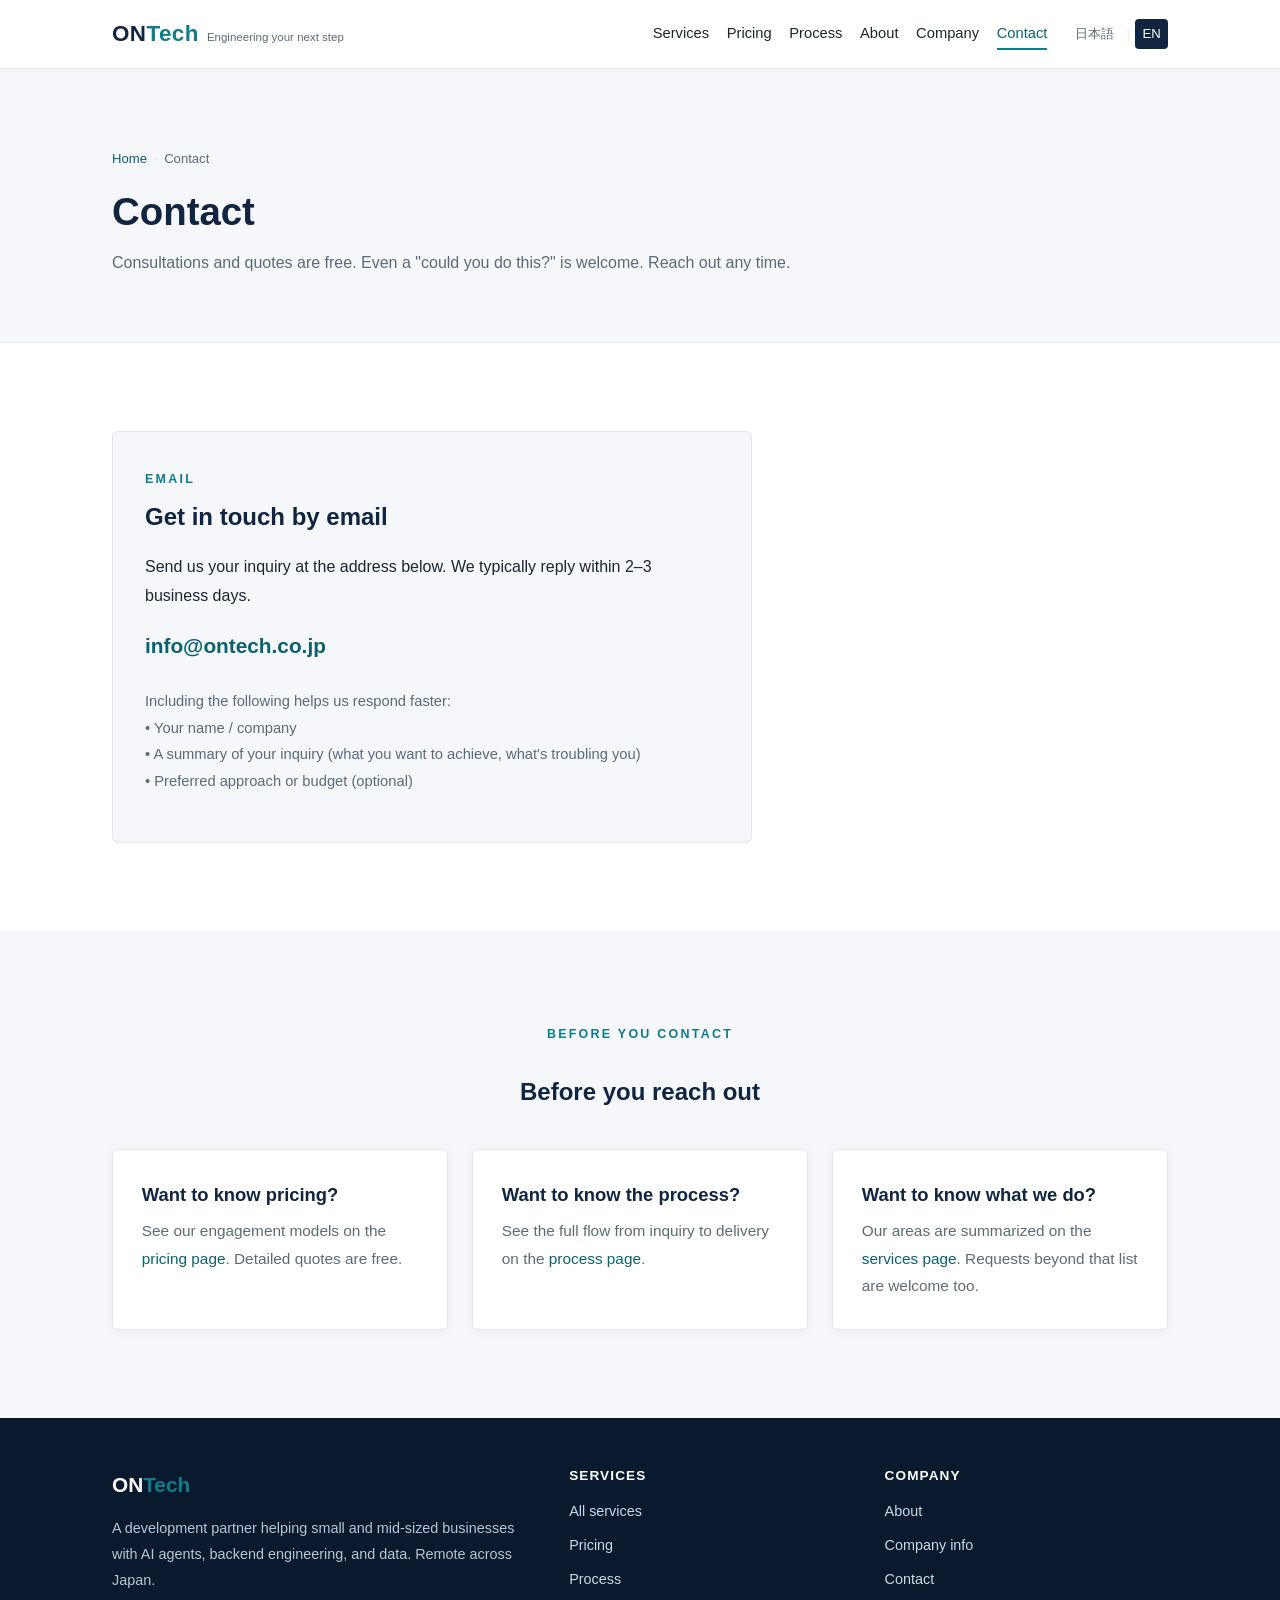
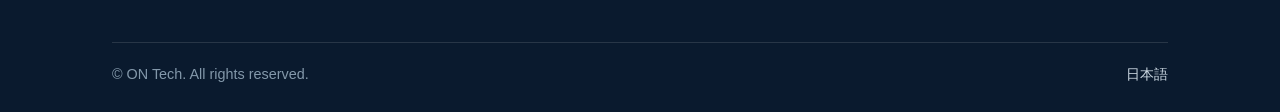
<file: en/contact.html>
<!DOCTYPE html>
<html lang="en">
<head>
  <meta charset="UTF-8">
  <meta name="viewport" content="width=device-width, initial-scale=1">
  <title>Contact | ON Tech</title>
  <meta name="description" content="Contact ON Tech. Consultations and quotes are free. Reach out by email about AI agent development, backend development, or data — we'd love to hear from you.">
  <meta name="robots" content="index, follow">

  <link rel="canonical" href="https://ontech.co.jp/en/contact.html">
  <link rel="alternate" hreflang="ja" href="https://ontech.co.jp/ja/contact.html">
  <link rel="alternate" hreflang="en" href="https://ontech.co.jp/en/contact.html">
  <link rel="alternate" hreflang="x-default" href="https://ontech.co.jp/">

  <meta property="og:type" content="website">
  <meta property="og:site_name" content="ON Tech">
  <meta property="og:locale" content="en_US">
  <meta property="og:title" content="Contact | ON Tech">
  <meta property="og:description" content="Consultations and quotes are free. Reach out by email.">
  <meta property="og:url" content="https://ontech.co.jp/en/contact.html">
  <meta name="twitter:card" content="summary_large_image">

  <link rel="stylesheet" href="../assets/css/style.css">

  <script type="application/ld+json">
  {
    "@context": "https://schema.org",
    "@type": "BreadcrumbList",
    "itemListElement": [
      { "@type": "ListItem", "position": 1, "name": "Home", "item": "https://ontech.co.jp/en/" },
      { "@type": "ListItem", "position": 2, "name": "Contact", "item": "https://ontech.co.jp/en/contact.html" }
    ]
  }
  </script>
</head>
<body>
  <a class="skip-link" href="#main">Skip to content</a>

  <header class="site-header">
    <div class="container">
      <div class="brand">
        <a href="../en/"><span class="logo">ON<span>Tech</span></span></a>
        <span class="tagline">Engineering your next step</span>
      </div>
      <nav class="main-nav" aria-label="Main navigation">
        <ul>
          <li><a href="../en/services.html">Services</a></li>
          <li><a href="../en/pricing.html">Pricing</a></li>
          <li><a href="../en/process.html">Process</a></li>
          <li><a href="../en/about.html">About</a></li>
          <li><a href="../en/company.html">Company</a></li>
          <li><a href="../en/contact.html" aria-current="page">Contact</a></li>
        </ul>
      </nav>
      <div class="lang-switch" aria-label="Language switch">
        <a href="../ja/contact.html" hreflang="ja">日本語</a>
        <span class="sep">|</span>
        <a href="../en/contact.html" aria-current="true">EN</a>
      </div>
    </div>
  </header>

  <main id="main">
    <div class="page-hero">
      <div class="container">
        <nav class="breadcrumb" aria-label="Breadcrumb">
          <ol>
            <li><a href="../en/">Home</a></li>
            <li>Contact</li>
          </ol>
        </nav>
        <h1>Contact</h1>
        <p>Consultations and quotes are free. Even a "could you do this?" is welcome. Reach out any time.</p>
      </div>
    </div>

    <section class="section">
      <div class="container">
        <div class="contact-box">
          <p class="eyebrow">Email</p>
          <h2 class="mt-0">Get in touch by email</h2>
          <p>Send us your inquiry at the address below. We typically reply within 2–3 business days.</p>
          <!-- TODO: update to real email address -->
          <p class="email"><a href="mailto:info@ontech.co.jp?subject=Inquiry%20(ON%20Tech)">info@ontech.co.jp</a></p>
          <p style="color:var(--muted);font-size:.92rem;margin-top:1.5rem">
            Including the following helps us respond faster:<br>
            • Your name / company<br>
            • A summary of your inquiry (what you want to achieve, what's troubling you)<br>
            • Preferred approach or budget (optional)
          </p>
        </div>
      </div>
    </section>

    <section class="section section--alt">
      <div class="container">
        <div class="section-head center">
          <p class="eyebrow">Before you contact</p>
          <h2>Before you reach out</h2>
        </div>
        <div class="grid grid--3">
          <article class="card">
            <h3>Want to know pricing?</h3>
            <p>See our engagement models on the <a href="../en/pricing.html">pricing page</a>. Detailed quotes are free.</p>
          </article>
          <article class="card">
            <h3>Want to know the process?</h3>
            <p>See the full flow from inquiry to delivery on the <a href="../en/process.html">process page</a>.</p>
          </article>
          <article class="card">
            <h3>Want to know what we do?</h3>
            <p>Our areas are summarized on the <a href="../en/services.html">services page</a>. Requests beyond that list are welcome too.</p>
          </article>
        </div>
      </div>
    </section>
  </main>

  <footer class="site-footer">
    <div class="container">
      <div class="footer-grid">
        <div class="brand-block">
          <div class="logo">ON<span>Tech</span></div>
          <p style="margin-top:.8rem">A development partner helping small and mid-sized businesses with AI agents, backend engineering, and data. Remote across Japan.</p>
        </div>
        <div>
          <h4>Services</h4>
          <ul>
            <li><a href="../en/services.html">All services</a></li>
            <li><a href="../en/pricing.html">Pricing</a></li>
            <li><a href="../en/process.html">Process</a></li>
          </ul>
        </div>
        <div>
          <h4>Company</h4>
          <ul>
            <li><a href="../en/about.html">About</a></li>
            <li><a href="../en/company.html">Company info</a></li>
            <li><a href="../en/contact.html">Contact</a></li>
          </ul>
        </div>
      </div>
      <div class="legal">
        <span>&copy; ON Tech. All rights reserved.</span>
        <span><a href="../ja/contact.html">日本語</a></span>
      </div>
    </div>
  </footer>
</body>
</html>
</file>
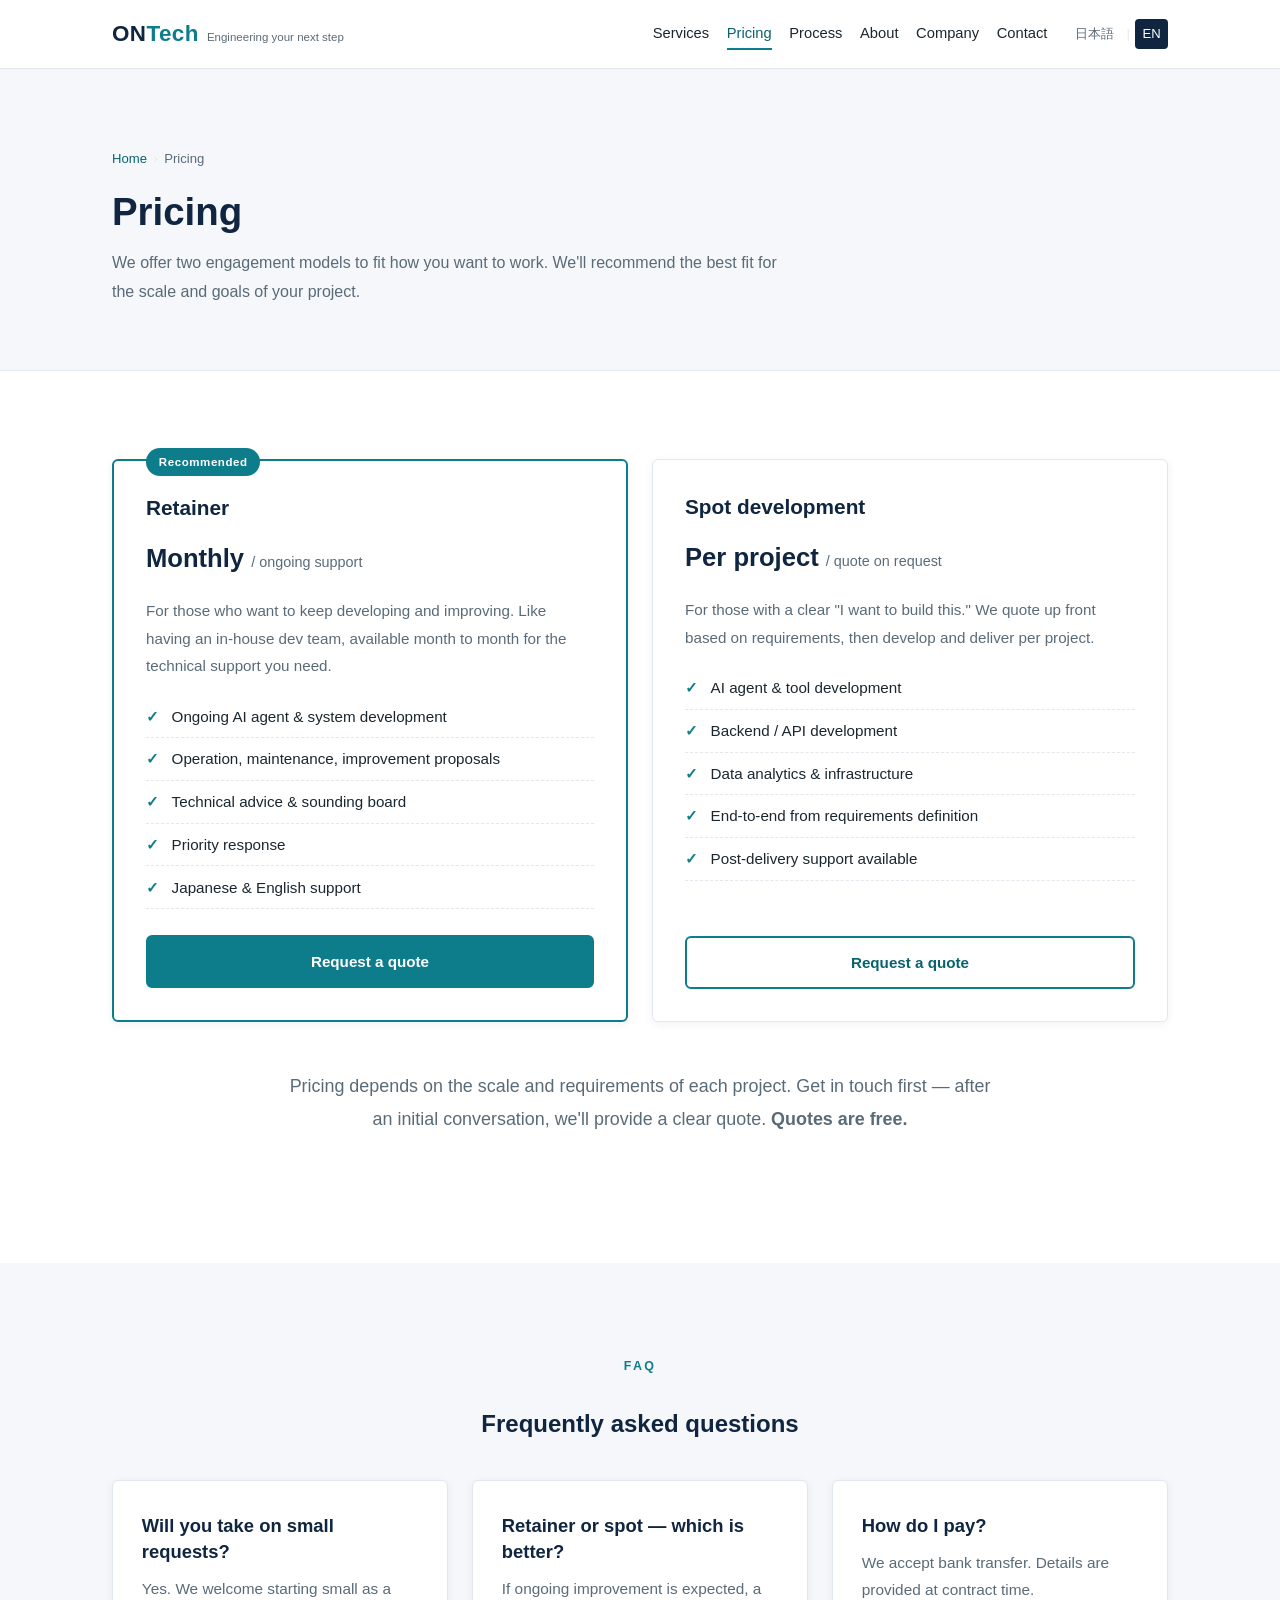
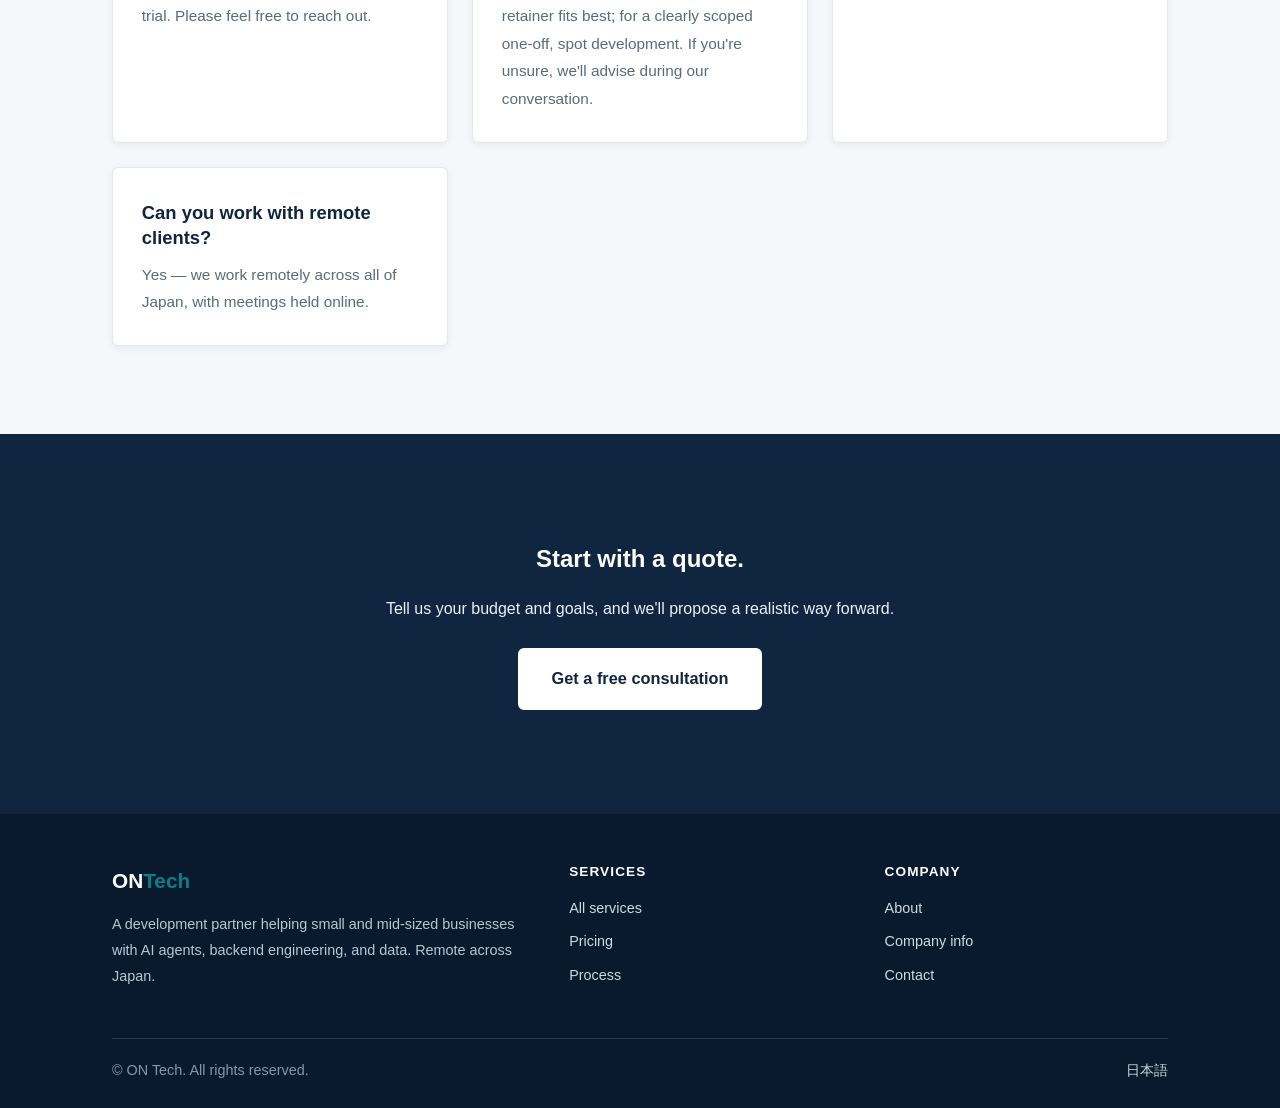
<file: en/pricing.html>
<!DOCTYPE html>
<html lang="en">
<head>
  <meta charset="UTF-8">
  <meta name="viewport" content="width=device-width, initial-scale=1">
  <title>Pricing | ON Tech</title>
  <meta name="description" content="ON Tech pricing. Two engagement models: an ongoing retainer for continuous support, and project-based spot development. Quotes are always free — get in touch.">
  <meta name="robots" content="index, follow">

  <link rel="canonical" href="https://ontech.co.jp/en/pricing.html">
  <link rel="alternate" hreflang="ja" href="https://ontech.co.jp/ja/pricing.html">
  <link rel="alternate" hreflang="en" href="https://ontech.co.jp/en/pricing.html">
  <link rel="alternate" hreflang="x-default" href="https://ontech.co.jp/">

  <meta property="og:type" content="website">
  <meta property="og:site_name" content="ON Tech">
  <meta property="og:locale" content="en_US">
  <meta property="og:title" content="Pricing | ON Tech">
  <meta property="og:description" content="Retainer and spot development engagement models. Quotes are free.">
  <meta property="og:url" content="https://ontech.co.jp/en/pricing.html">
  <meta name="twitter:card" content="summary_large_image">

  <link rel="stylesheet" href="../assets/css/style.css">

  <script type="application/ld+json">
  {
    "@context": "https://schema.org",
    "@type": "BreadcrumbList",
    "itemListElement": [
      { "@type": "ListItem", "position": 1, "name": "Home", "item": "https://ontech.co.jp/en/" },
      { "@type": "ListItem", "position": 2, "name": "Pricing", "item": "https://ontech.co.jp/en/pricing.html" }
    ]
  }
  </script>
</head>
<body>
  <a class="skip-link" href="#main">Skip to content</a>

  <header class="site-header">
    <div class="container">
      <div class="brand">
        <a href="../en/"><span class="logo">ON<span>Tech</span></span></a>
        <span class="tagline">Engineering your next step</span>
      </div>
      <nav class="main-nav" aria-label="Main navigation">
        <ul>
          <li><a href="../en/services.html">Services</a></li>
          <li><a href="../en/pricing.html" aria-current="page">Pricing</a></li>
          <li><a href="../en/process.html">Process</a></li>
          <li><a href="../en/about.html">About</a></li>
          <li><a href="../en/company.html">Company</a></li>
          <li><a href="../en/contact.html">Contact</a></li>
        </ul>
      </nav>
      <div class="lang-switch" aria-label="Language switch">
        <a href="../ja/pricing.html" hreflang="ja">日本語</a>
        <span class="sep">|</span>
        <a href="../en/pricing.html" aria-current="true">EN</a>
      </div>
    </div>
  </header>

  <main id="main">
    <div class="page-hero">
      <div class="container">
        <nav class="breadcrumb" aria-label="Breadcrumb">
          <ol>
            <li><a href="../en/">Home</a></li>
            <li>Pricing</li>
          </ol>
        </nav>
        <h1>Pricing</h1>
        <p>We offer two engagement models to fit how you want to work. We'll recommend the best fit for the scale and goals of your project.</p>
      </div>
    </div>

    <section class="section">
      <div class="container">
        <div class="plans">
          <article class="plan plan--featured">
            <span class="ribbon">Recommended</span>
            <h3>Retainer</h3>
            <p class="price">Monthly <small>/ ongoing support</small></p>
            <p style="color:var(--muted);font-size:.95rem">For those who want to keep developing and improving. Like having an in-house dev team, available month to month for the technical support you need.</p>
            <ul>
              <li>Ongoing AI agent & system development</li>
              <li>Operation, maintenance, improvement proposals</li>
              <li>Technical advice & sounding board</li>
              <li>Priority response</li>
              <li>Japanese & English support</li>
            </ul>
            <a class="btn" href="../en/contact.html">Request a quote</a>
          </article>

          <article class="plan">
            <h3>Spot development</h3>
            <p class="price">Per project <small>/ quote on request</small></p>
            <p style="color:var(--muted);font-size:.95rem">For those with a clear "I want to build this." We quote up front based on requirements, then develop and deliver per project.</p>
            <ul>
              <li>AI agent & tool development</li>
              <li>Backend / API development</li>
              <li>Data analytics & infrastructure</li>
              <li>End-to-end from requirements definition</li>
              <li>Post-delivery support available</li>
            </ul>
            <a class="btn btn--ghost" href="../en/contact.html">Request a quote</a>
          </article>
        </div>

        <div class="section-head center" style="margin-top:3rem">
          <p class="lead">Pricing depends on the scale and requirements of each project. Get in touch first — after an initial conversation, we'll provide a clear quote. <strong>Quotes are free.</strong></p>
        </div>
      </div>
    </section>

    <section class="section section--alt">
      <div class="container">
        <div class="section-head center">
          <p class="eyebrow">FAQ</p>
          <h2>Frequently asked questions</h2>
        </div>
        <div class="grid grid--2">
          <article class="card">
            <h3>Will you take on small requests?</h3>
            <p>Yes. We welcome starting small as a trial. Please feel free to reach out.</p>
          </article>
          <article class="card">
            <h3>Retainer or spot — which is better?</h3>
            <p>If ongoing improvement is expected, a retainer fits best; for a clearly scoped one-off, spot development. If you're unsure, we'll advise during our conversation.</p>
          </article>
          <article class="card">
            <h3>How do I pay?</h3>
            <p>We accept bank transfer. Details are provided at contract time.</p>
          </article>
          <article class="card">
            <h3>Can you work with remote clients?</h3>
            <p>Yes — we work remotely across all of Japan, with meetings held online.</p>
          </article>
        </div>
      </div>
    </section>

    <section class="section cta-band">
      <div class="container">
        <h2>Start with a quote.</h2>
        <p>Tell us your budget and goals, and we'll propose a realistic way forward.</p>
        <p style="margin-top:1.5rem"><a class="btn btn--lg btn--light" href="../en/contact.html">Get a free consultation</a></p>
      </div>
    </section>
  </main>

  <footer class="site-footer">
    <div class="container">
      <div class="footer-grid">
        <div class="brand-block">
          <div class="logo">ON<span>Tech</span></div>
          <p style="margin-top:.8rem">A development partner helping small and mid-sized businesses with AI agents, backend engineering, and data. Remote across Japan.</p>
        </div>
        <div>
          <h4>Services</h4>
          <ul>
            <li><a href="../en/services.html">All services</a></li>
            <li><a href="../en/pricing.html">Pricing</a></li>
            <li><a href="../en/process.html">Process</a></li>
          </ul>
        </div>
        <div>
          <h4>Company</h4>
          <ul>
            <li><a href="../en/about.html">About</a></li>
            <li><a href="../en/company.html">Company info</a></li>
            <li><a href="../en/contact.html">Contact</a></li>
          </ul>
        </div>
      </div>
      <div class="legal">
        <span>&copy; ON Tech. All rights reserved.</span>
        <span><a href="../ja/pricing.html">日本語</a></span>
      </div>
    </div>
  </footer>
</body>
</html>
</file>
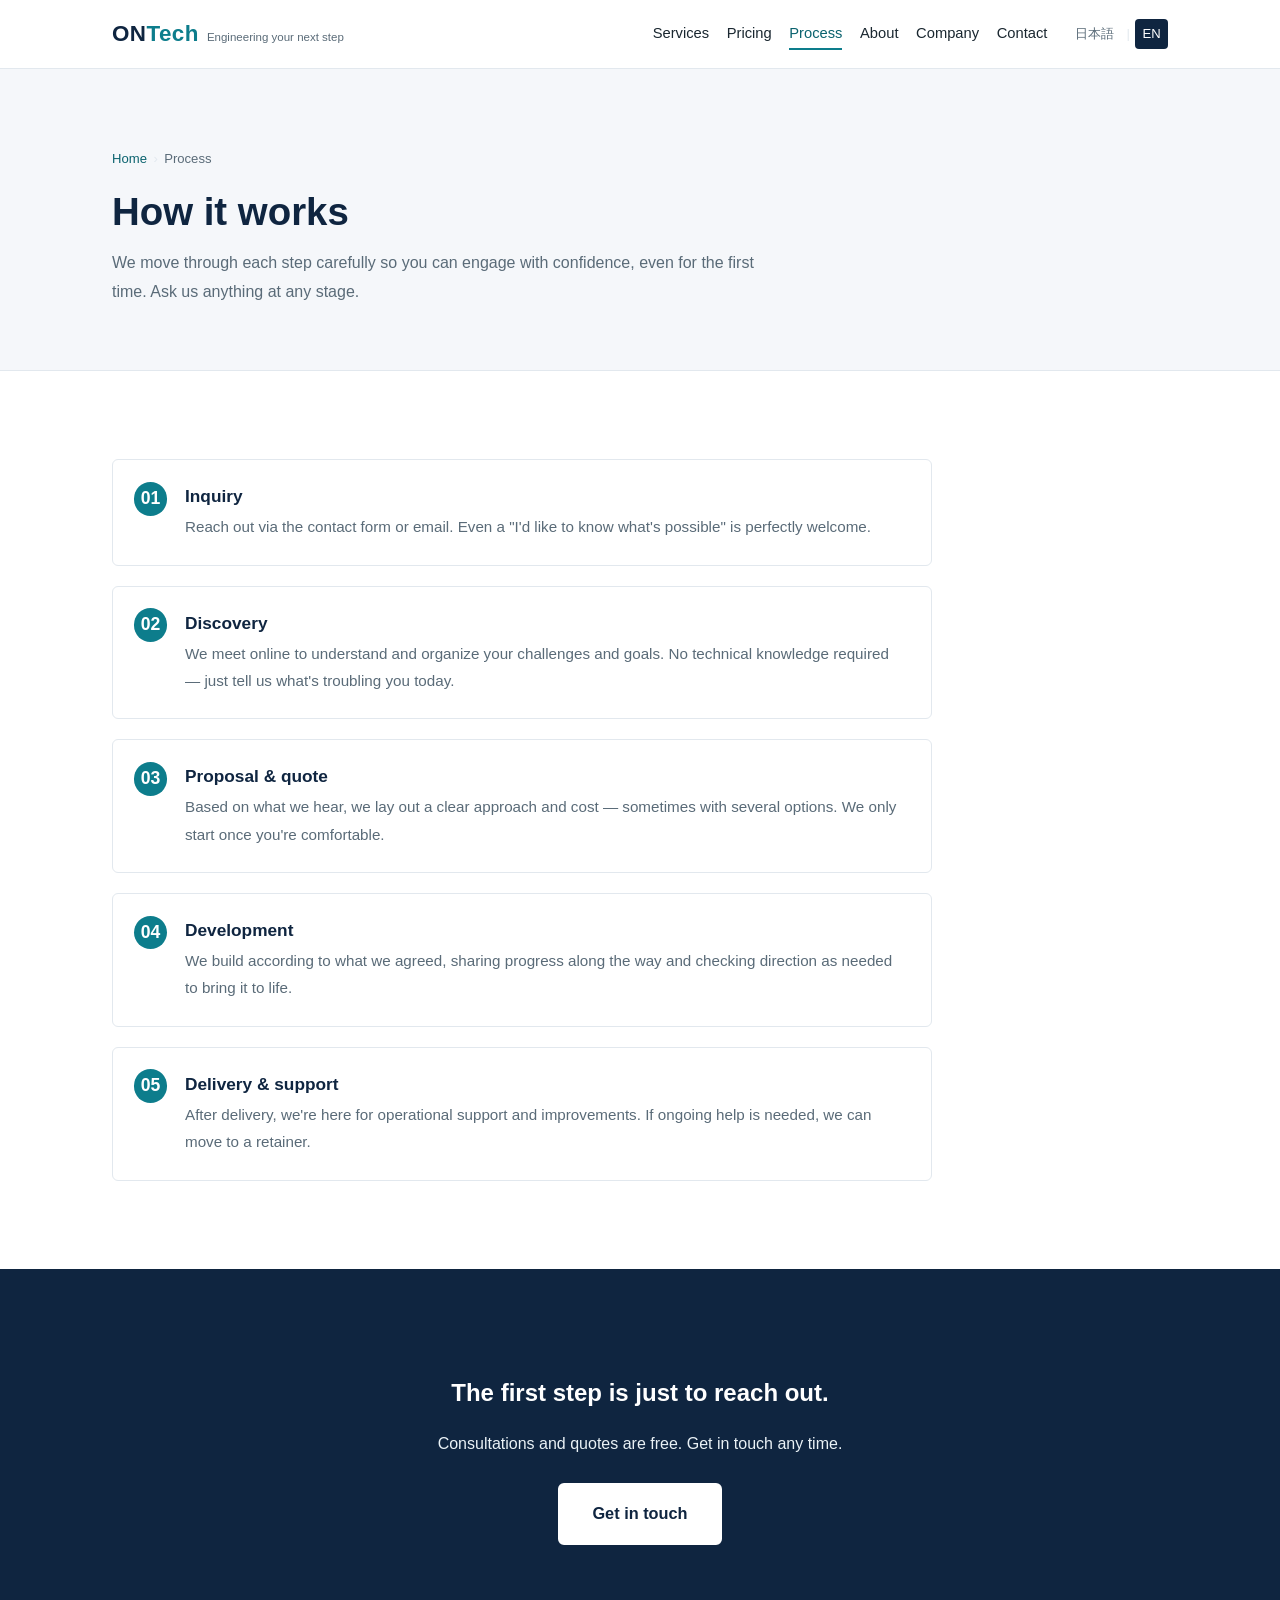
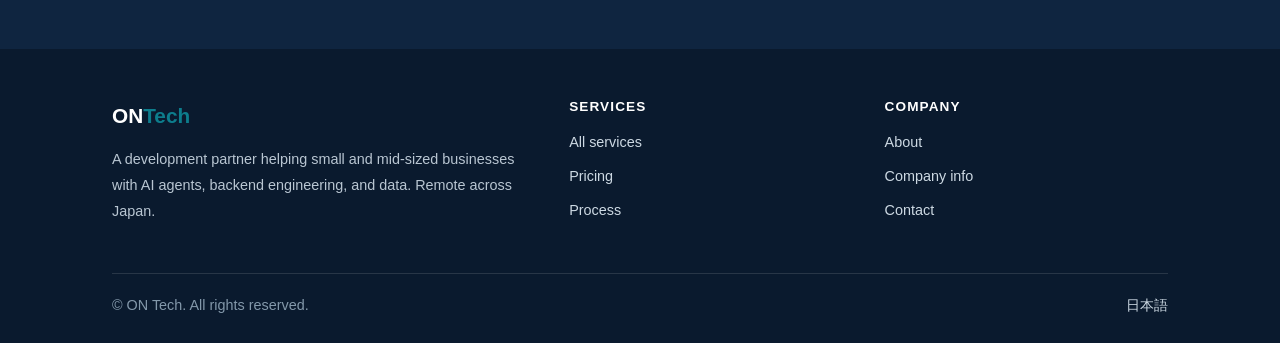
<file: en/process.html>
<!DOCTYPE html>
<html lang="en">
<head>
  <meta charset="UTF-8">
  <meta name="viewport" content="width=device-width, initial-scale=1">
  <title>Process | ON Tech</title>
  <meta name="description" content="How working with ON Tech goes: from inquiry and requirements to proposal and quote, development, and delivery with operational support. Clear and approachable, even if it's your first time.">
  <meta name="robots" content="index, follow">

  <link rel="canonical" href="https://ontech.co.jp/en/process.html">
  <link rel="alternate" hreflang="ja" href="https://ontech.co.jp/ja/process.html">
  <link rel="alternate" hreflang="en" href="https://ontech.co.jp/en/process.html">
  <link rel="alternate" hreflang="x-default" href="https://ontech.co.jp/">

  <meta property="og:type" content="website">
  <meta property="og:site_name" content="ON Tech">
  <meta property="og:locale" content="en_US">
  <meta property="og:title" content="Process | ON Tech">
  <meta property="og:description" content="From inquiry through to delivery and operational support.">
  <meta property="og:url" content="https://ontech.co.jp/en/process.html">
  <meta name="twitter:card" content="summary_large_image">

  <link rel="stylesheet" href="../assets/css/style.css">

  <script type="application/ld+json">
  {
    "@context": "https://schema.org",
    "@type": "BreadcrumbList",
    "itemListElement": [
      { "@type": "ListItem", "position": 1, "name": "Home", "item": "https://ontech.co.jp/en/" },
      { "@type": "ListItem", "position": 2, "name": "Process", "item": "https://ontech.co.jp/en/process.html" }
    ]
  }
  </script>
</head>
<body>
  <a class="skip-link" href="#main">Skip to content</a>

  <header class="site-header">
    <div class="container">
      <div class="brand">
        <a href="../en/"><span class="logo">ON<span>Tech</span></span></a>
        <span class="tagline">Engineering your next step</span>
      </div>
      <nav class="main-nav" aria-label="Main navigation">
        <ul>
          <li><a href="../en/services.html">Services</a></li>
          <li><a href="../en/pricing.html">Pricing</a></li>
          <li><a href="../en/process.html" aria-current="page">Process</a></li>
          <li><a href="../en/about.html">About</a></li>
          <li><a href="../en/company.html">Company</a></li>
          <li><a href="../en/contact.html">Contact</a></li>
        </ul>
      </nav>
      <div class="lang-switch" aria-label="Language switch">
        <a href="../ja/process.html" hreflang="ja">日本語</a>
        <span class="sep">|</span>
        <a href="../en/process.html" aria-current="true">EN</a>
      </div>
    </div>
  </header>

  <main id="main">
    <div class="page-hero">
      <div class="container">
        <nav class="breadcrumb" aria-label="Breadcrumb">
          <ol>
            <li><a href="../en/">Home</a></li>
            <li>Process</li>
          </ol>
        </nav>
        <h1>How it works</h1>
        <p>We move through each step carefully so you can engage with confidence, even for the first time. Ask us anything at any stage.</p>
      </div>
    </div>

    <section class="section">
      <div class="container">
        <div class="steps">
          <article class="step">
            <h3>Inquiry</h3>
            <p>Reach out via the contact form or email. Even a "I'd like to know what's possible" is perfectly welcome.</p>
          </article>
          <article class="step">
            <h3>Discovery</h3>
            <p>We meet online to understand and organize your challenges and goals. No technical knowledge required — just tell us what's troubling you today.</p>
          </article>
          <article class="step">
            <h3>Proposal & quote</h3>
            <p>Based on what we hear, we lay out a clear approach and cost — sometimes with several options. We only start once you're comfortable.</p>
          </article>
          <article class="step">
            <h3>Development</h3>
            <p>We build according to what we agreed, sharing progress along the way and checking direction as needed to bring it to life.</p>
          </article>
          <article class="step">
            <h3>Delivery & support</h3>
            <p>After delivery, we're here for operational support and improvements. If ongoing help is needed, we can move to a retainer.</p>
          </article>
        </div>
      </div>
    </section>

    <section class="section cta-band">
      <div class="container">
        <h2>The first step is just to reach out.</h2>
        <p>Consultations and quotes are free. Get in touch any time.</p>
        <p style="margin-top:1.5rem"><a class="btn btn--lg btn--light" href="../en/contact.html">Get in touch</a></p>
      </div>
    </section>
  </main>

  <footer class="site-footer">
    <div class="container">
      <div class="footer-grid">
        <div class="brand-block">
          <div class="logo">ON<span>Tech</span></div>
          <p style="margin-top:.8rem">A development partner helping small and mid-sized businesses with AI agents, backend engineering, and data. Remote across Japan.</p>
        </div>
        <div>
          <h4>Services</h4>
          <ul>
            <li><a href="../en/services.html">All services</a></li>
            <li><a href="../en/pricing.html">Pricing</a></li>
            <li><a href="../en/process.html">Process</a></li>
          </ul>
        </div>
        <div>
          <h4>Company</h4>
          <ul>
            <li><a href="../en/about.html">About</a></li>
            <li><a href="../en/company.html">Company info</a></li>
            <li><a href="../en/contact.html">Contact</a></li>
          </ul>
        </div>
      </div>
      <div class="legal">
        <span>&copy; ON Tech. All rights reserved.</span>
        <span><a href="../ja/process.html">日本語</a></span>
      </div>
    </div>
  </footer>
</body>
</html>
</file>
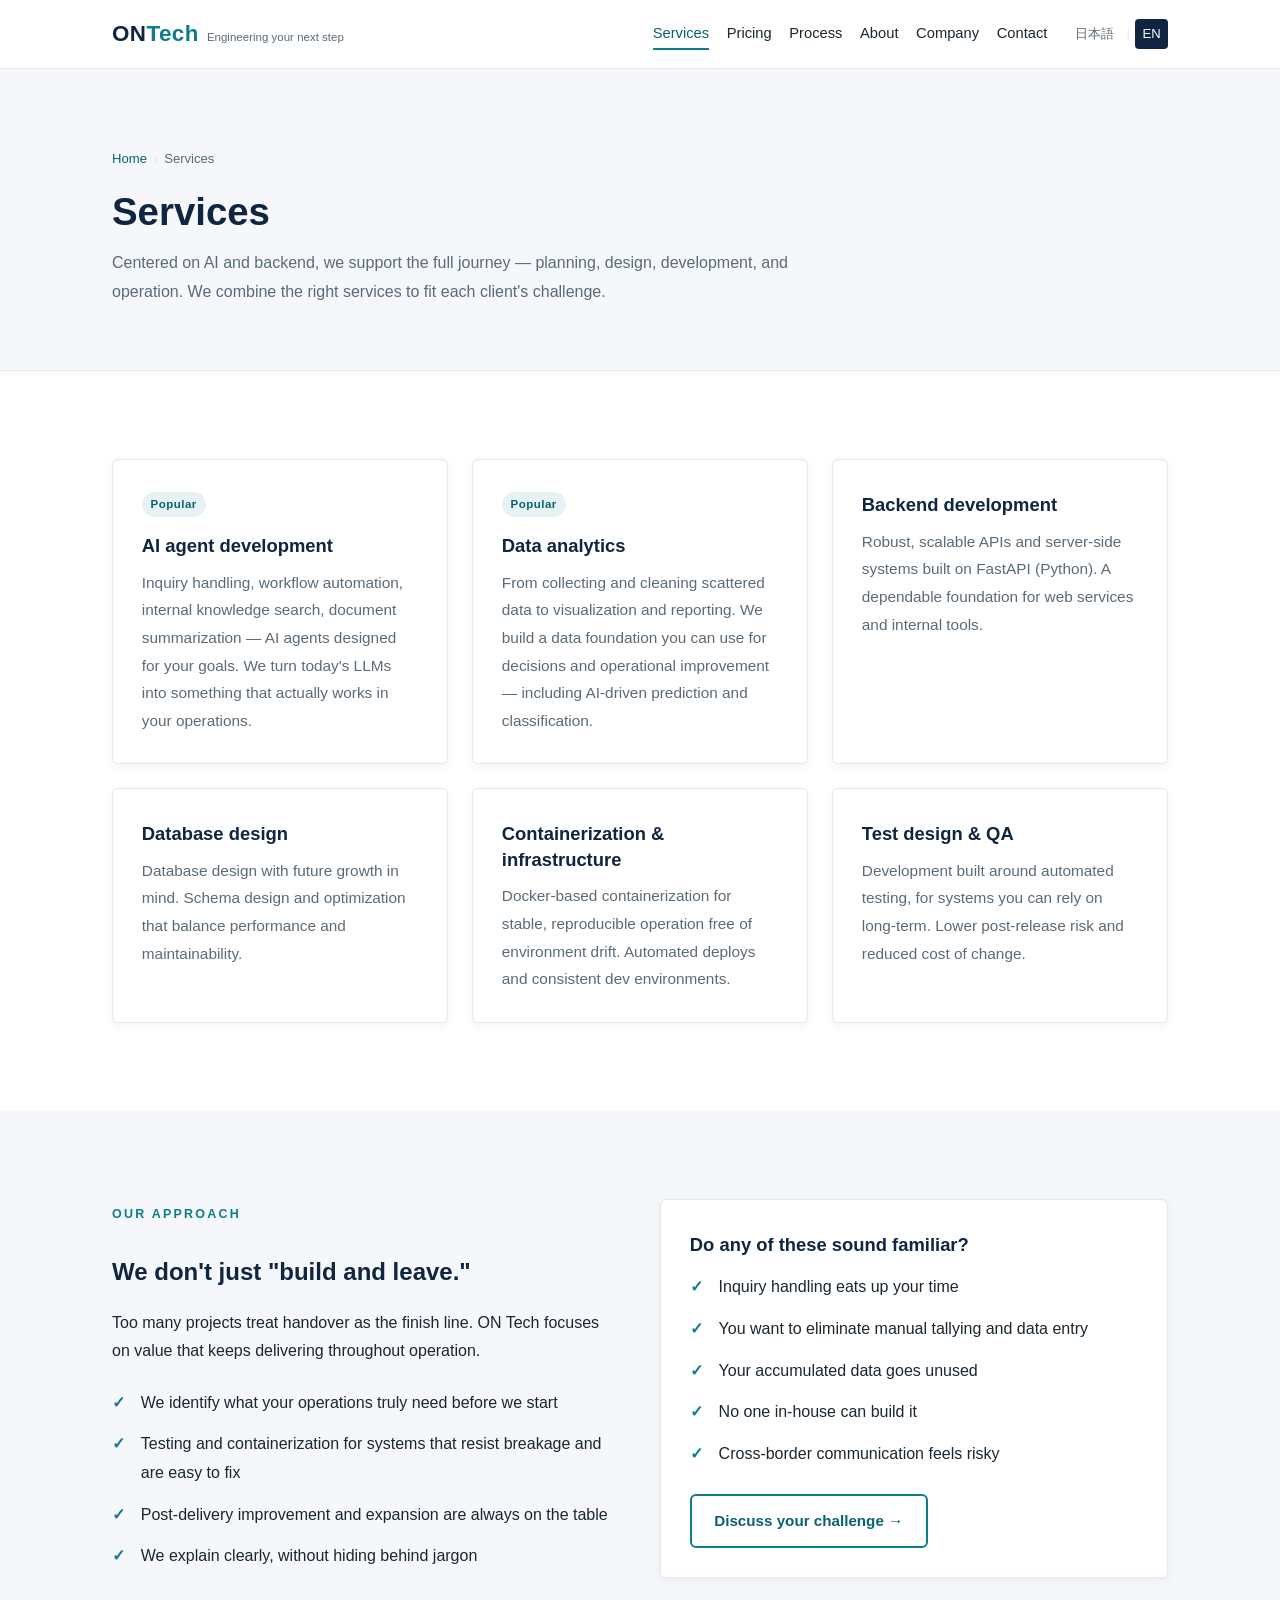
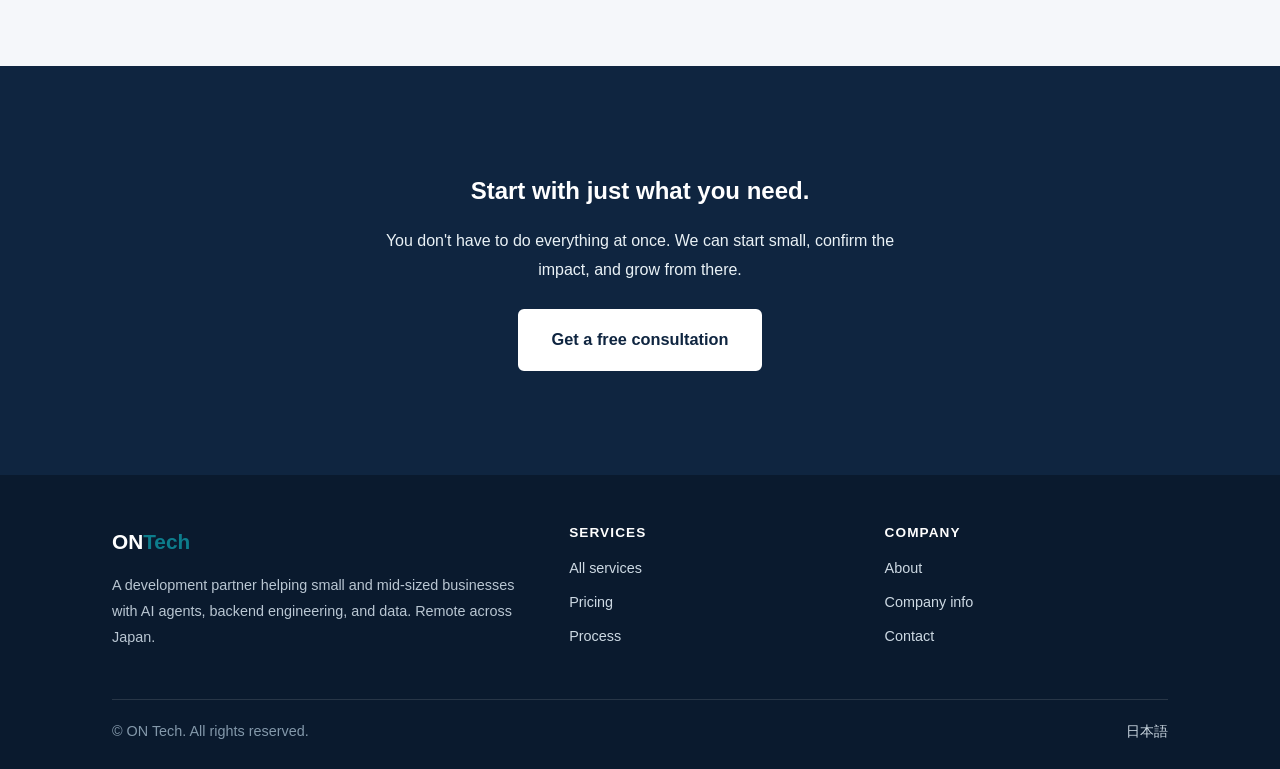
<file: en/services.html>
<!DOCTYPE html>
<html lang="en">
<head>
  <meta charset="UTF-8">
  <meta name="viewport" content="width=device-width, initial-scale=1">
  <title>Services | ON Tech</title>
  <meta name="description" content="ON Tech services: AI agent development, data analytics, FastAPI backend development, database design, containerization, and test design — supported end to end.">
  <meta name="robots" content="index, follow">

  <link rel="canonical" href="https://ontech.co.jp/en/services.html">
  <link rel="alternate" hreflang="ja" href="https://ontech.co.jp/ja/services.html">
  <link rel="alternate" hreflang="en" href="https://ontech.co.jp/en/services.html">
  <link rel="alternate" hreflang="x-default" href="https://ontech.co.jp/">

  <meta property="og:type" content="website">
  <meta property="og:site_name" content="ON Tech">
  <meta property="og:locale" content="en_US">
  <meta property="og:title" content="Services | ON Tech">
  <meta property="og:description" content="AI agent development, data analytics, backend development and more.">
  <meta property="og:url" content="https://ontech.co.jp/en/services.html">
  <meta name="twitter:card" content="summary_large_image">

  <link rel="stylesheet" href="../assets/css/style.css">

  <script type="application/ld+json">
  {
    "@context": "https://schema.org",
    "@type": "BreadcrumbList",
    "itemListElement": [
      { "@type": "ListItem", "position": 1, "name": "Home", "item": "https://ontech.co.jp/en/" },
      { "@type": "ListItem", "position": 2, "name": "Services", "item": "https://ontech.co.jp/en/services.html" }
    ]
  }
  </script>
</head>
<body>
  <a class="skip-link" href="#main">Skip to content</a>

  <header class="site-header">
    <div class="container">
      <div class="brand">
        <a href="../en/"><span class="logo">ON<span>Tech</span></span></a>
        <span class="tagline">Engineering your next step</span>
      </div>
      <nav class="main-nav" aria-label="Main navigation">
        <ul>
          <li><a href="../en/services.html" aria-current="page">Services</a></li>
          <li><a href="../en/pricing.html">Pricing</a></li>
          <li><a href="../en/process.html">Process</a></li>
          <li><a href="../en/about.html">About</a></li>
          <li><a href="../en/company.html">Company</a></li>
          <li><a href="../en/contact.html">Contact</a></li>
        </ul>
      </nav>
      <div class="lang-switch" aria-label="Language switch">
        <a href="../ja/services.html" hreflang="ja">日本語</a>
        <span class="sep">|</span>
        <a href="../en/services.html" aria-current="true">EN</a>
      </div>
    </div>
  </header>

  <main id="main">
    <div class="page-hero">
      <div class="container">
        <nav class="breadcrumb" aria-label="Breadcrumb">
          <ol>
            <li><a href="../en/">Home</a></li>
            <li>Services</li>
          </ol>
        </nav>
        <h1>Services</h1>
        <p>Centered on AI and backend, we support the full journey — planning, design, development, and operation. We combine the right services to fit each client's challenge.</p>
      </div>
    </div>

    <section class="section">
      <div class="container">
        <div class="grid grid--2">
          <article class="card">
            <span class="tag">Popular</span>
            <h3>AI agent development</h3>
            <p>Inquiry handling, workflow automation, internal knowledge search, document summarization — AI agents designed for your goals. We turn today's LLMs into something that actually works in your operations.</p>
          </article>
          <article class="card">
            <span class="tag">Popular</span>
            <h3>Data analytics</h3>
            <p>From collecting and cleaning scattered data to visualization and reporting. We build a data foundation you can use for decisions and operational improvement — including AI-driven prediction and classification.</p>
          </article>
          <article class="card">
            <h3>Backend development</h3>
            <p>Robust, scalable APIs and server-side systems built on FastAPI (Python). A dependable foundation for web services and internal tools.</p>
          </article>
          <article class="card">
            <h3>Database design</h3>
            <p>Database design with future growth in mind. Schema design and optimization that balance performance and maintainability.</p>
          </article>
          <article class="card">
            <h3>Containerization & infrastructure</h3>
            <p>Docker-based containerization for stable, reproducible operation free of environment drift. Automated deploys and consistent dev environments.</p>
          </article>
          <article class="card">
            <h3>Test design & QA</h3>
            <p>Development built around automated testing, for systems you can rely on long-term. Lower post-release risk and reduced cost of change.</p>
          </article>
        </div>
      </div>
    </section>

    <section class="section section--alt">
      <div class="container">
        <div class="split">
          <div>
            <p class="eyebrow">Our approach</p>
            <h2>We don't just "build and leave."</h2>
            <p>Too many projects treat handover as the finish line. ON Tech focuses on value that keeps delivering throughout operation.</p>
            <ul class="checklist">
              <li>We identify what your operations truly need before we start</li>
              <li>Testing and containerization for systems that resist breakage and are easy to fix</li>
              <li>Post-delivery improvement and expansion are always on the table</li>
              <li>We explain clearly, without hiding behind jargon</li>
            </ul>
          </div>
          <div>
            <article class="card">
              <h3>Do any of these sound familiar?</h3>
              <ul class="checklist" style="margin-top:.5rem">
                <li>Inquiry handling eats up your time</li>
                <li>You want to eliminate manual tallying and data entry</li>
                <li>Your accumulated data goes unused</li>
                <li>No one in-house can build it</li>
                <li>Cross-border communication feels risky</li>
              </ul>
              <p style="margin-top:1.2rem"><a class="btn btn--ghost" href="../en/contact.html">Discuss your challenge →</a></p>
            </article>
          </div>
        </div>
      </div>
    </section>

    <section class="section cta-band">
      <div class="container">
        <h2>Start with just what you need.</h2>
        <p>You don't have to do everything at once. We can start small, confirm the impact, and grow from there.</p>
        <p style="margin-top:1.5rem"><a class="btn btn--lg btn--light" href="../en/contact.html">Get a free consultation</a></p>
      </div>
    </section>
  </main>

  <footer class="site-footer">
    <div class="container">
      <div class="footer-grid">
        <div class="brand-block">
          <div class="logo">ON<span>Tech</span></div>
          <p style="margin-top:.8rem">A development partner helping small and mid-sized businesses with AI agents, backend engineering, and data. Remote across Japan.</p>
        </div>
        <div>
          <h4>Services</h4>
          <ul>
            <li><a href="../en/services.html">All services</a></li>
            <li><a href="../en/pricing.html">Pricing</a></li>
            <li><a href="../en/process.html">Process</a></li>
          </ul>
        </div>
        <div>
          <h4>Company</h4>
          <ul>
            <li><a href="../en/about.html">About</a></li>
            <li><a href="../en/company.html">Company info</a></li>
            <li><a href="../en/contact.html">Contact</a></li>
          </ul>
        </div>
      </div>
      <div class="legal">
        <span>&copy; ON Tech. All rights reserved.</span>
        <span><a href="../ja/services.html">日本語</a></span>
      </div>
    </div>
  </footer>
</body>
</html>
</file>
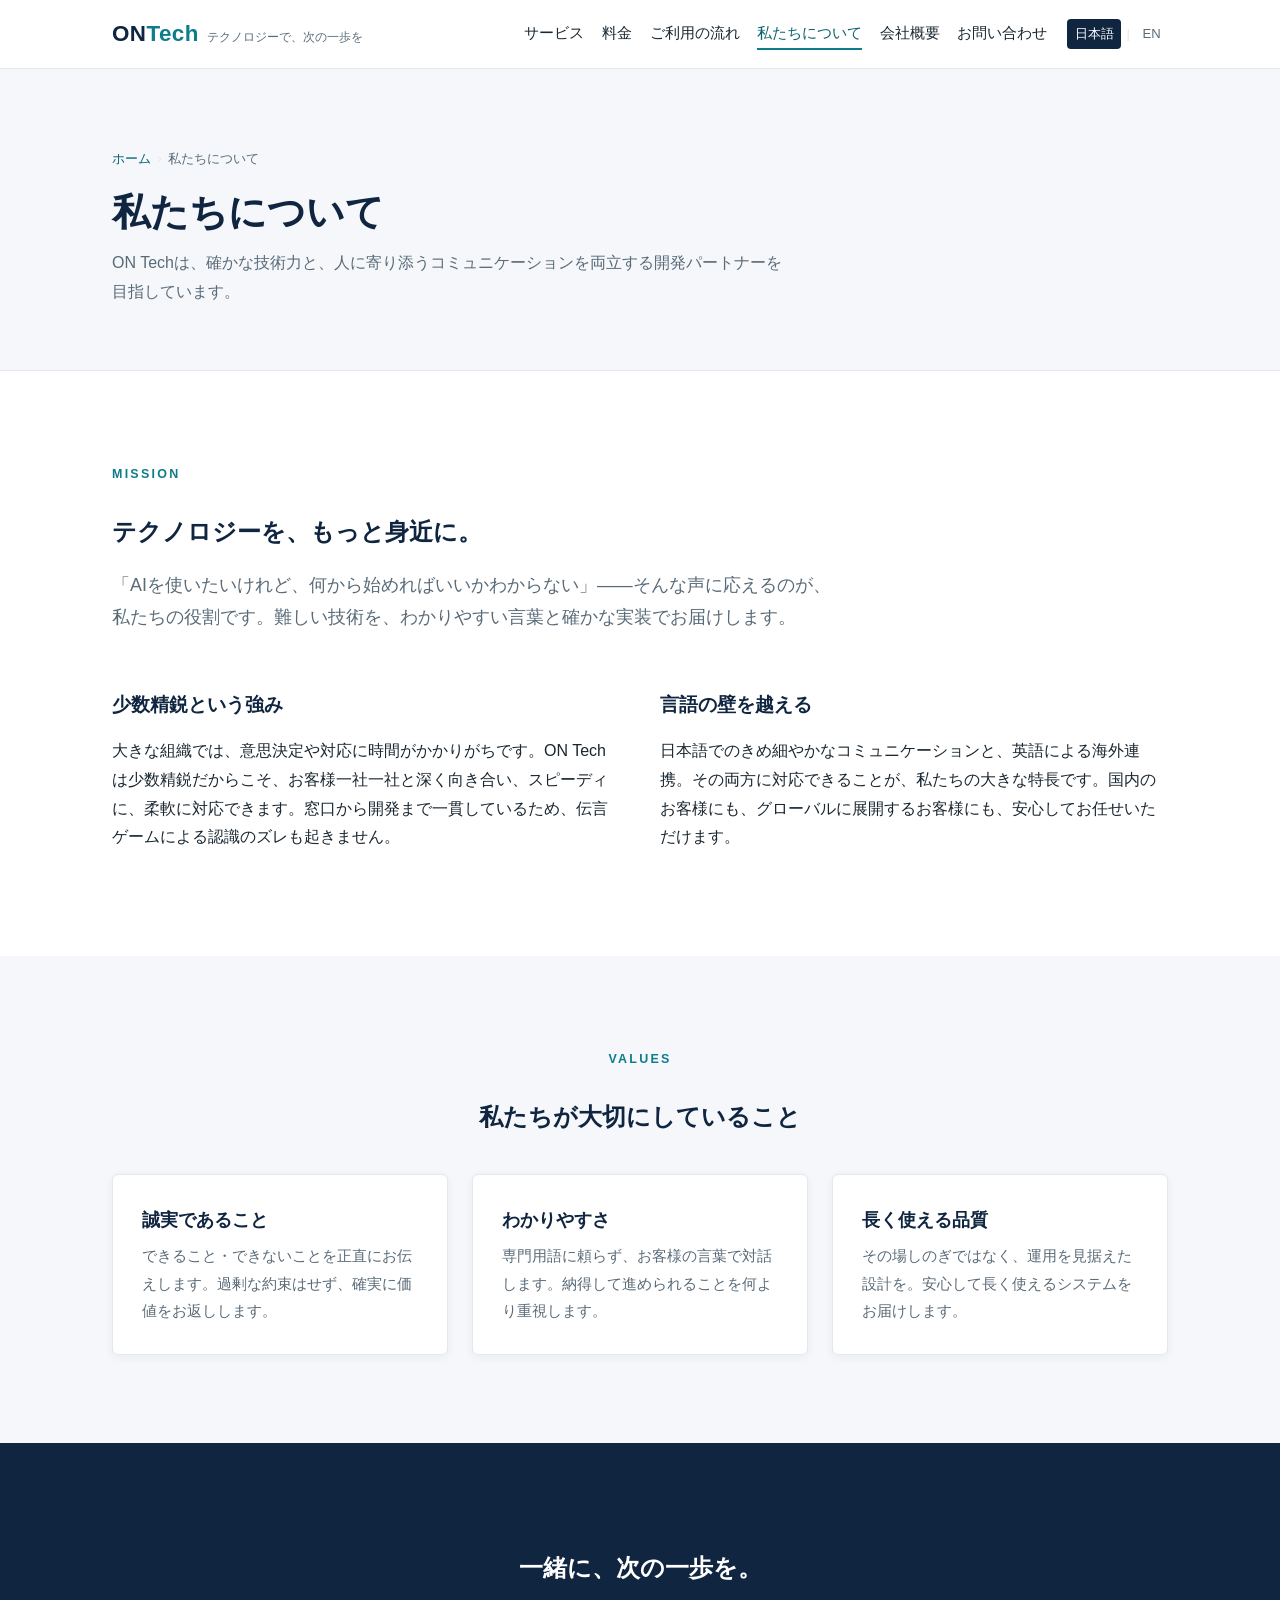
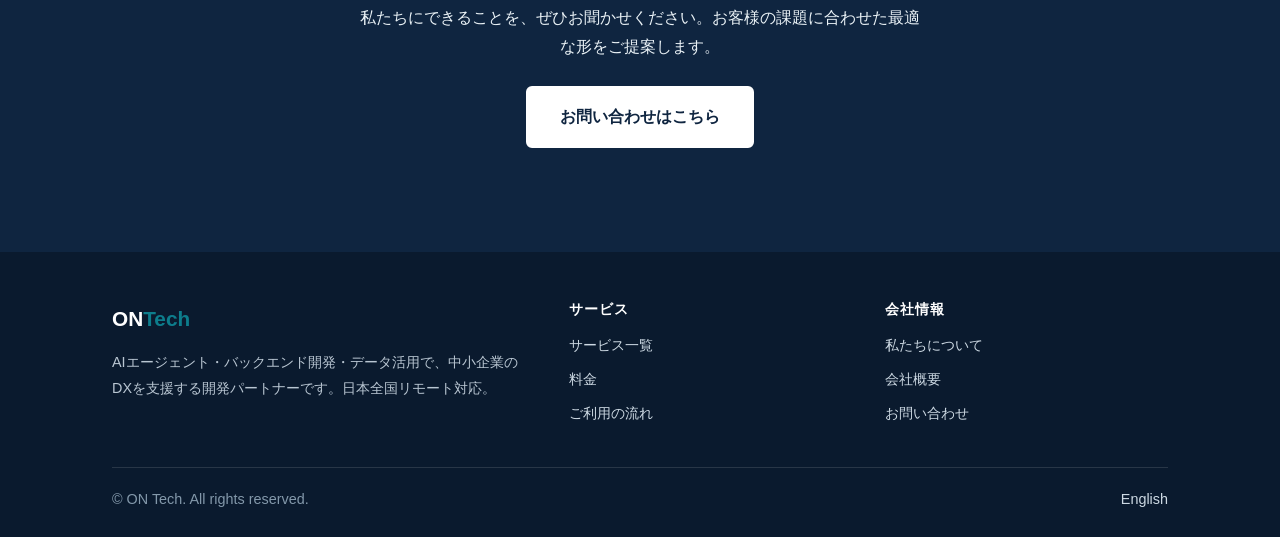
<file: ja/about.html>
<!DOCTYPE html>
<html lang="ja">
<head>
  <meta charset="UTF-8">
  <meta name="viewport" content="width=device-width, initial-scale=1">
  <title>私たちについて｜ON Tech</title>
  <meta name="description" content="ON Techは、AIとバックエンドの技術力に日本語・英語の対応力を掛け合わせた開発パートナーです。少数精鋭だからこそ実現できる、丁寧で機動力のある支援をお約束します。">
  <meta name="robots" content="index, follow">

  <link rel="canonical" href="https://ontech.co.jp/ja/about.html">
  <link rel="alternate" hreflang="ja" href="https://ontech.co.jp/ja/about.html">
  <link rel="alternate" hreflang="en" href="https://ontech.co.jp/en/about.html">
  <link rel="alternate" hreflang="x-default" href="https://ontech.co.jp/">

  <meta property="og:type" content="website">
  <meta property="og:site_name" content="ON Tech">
  <meta property="og:locale" content="ja_JP">
  <meta property="og:title" content="私たちについて｜ON Tech">
  <meta property="og:description" content="AI・バックエンドの技術力と日本語・英語対応を強みとする開発パートナー、ON Techのご紹介。">
  <meta property="og:url" content="https://ontech.co.jp/ja/about.html">
  <meta name="twitter:card" content="summary_large_image">

  <link rel="stylesheet" href="../assets/css/style.css">

  <script type="application/ld+json">
  {
    "@context": "https://schema.org",
    "@type": "BreadcrumbList",
    "itemListElement": [
      { "@type": "ListItem", "position": 1, "name": "ホーム", "item": "https://ontech.co.jp/ja/" },
      { "@type": "ListItem", "position": 2, "name": "私たちについて", "item": "https://ontech.co.jp/ja/about.html" }
    ]
  }
  </script>
</head>
<body>
  <a class="skip-link" href="#main">本文へスキップ</a>

  <header class="site-header">
    <div class="container">
      <div class="brand">
        <a href="../ja/"><span class="logo">ON<span>Tech</span></span></a>
        <span class="tagline">テクノロジーで、次の一歩を</span>
      </div>
      <nav class="main-nav" aria-label="メインナビゲーション">
        <ul>
          <li><a href="../ja/services.html">サービス</a></li>
          <li><a href="../ja/pricing.html">料金</a></li>
          <li><a href="../ja/process.html">ご利用の流れ</a></li>
          <li><a href="../ja/about.html" aria-current="page">私たちについて</a></li>
          <li><a href="../ja/company.html">会社概要</a></li>
          <li><a href="../ja/contact.html">お問い合わせ</a></li>
        </ul>
      </nav>
      <div class="lang-switch" aria-label="言語切替">
        <a href="../ja/about.html" aria-current="true">日本語</a>
        <span class="sep">|</span>
        <a href="../en/about.html" hreflang="en">EN</a>
      </div>
    </div>
  </header>

  <main id="main">
    <div class="page-hero">
      <div class="container">
        <nav class="breadcrumb" aria-label="パンくず">
          <ol>
            <li><a href="../ja/">ホーム</a></li>
            <li>私たちについて</li>
          </ol>
        </nav>
        <h1>私たちについて</h1>
        <p>ON Techは、確かな技術力と、人に寄り添うコミュニケーションを両立する開発パートナーを目指しています。</p>
      </div>
    </div>

    <section class="section">
      <div class="container">
        <div class="section-head">
          <p class="eyebrow">Mission</p>
          <h2>テクノロジーを、もっと身近に。</h2>
          <p class="lead">「AIを使いたいけれど、何から始めればいいかわからない」——そんな声に応えるのが、私たちの役割です。難しい技術を、わかりやすい言葉と確かな実装でお届けします。</p>
        </div>

        <div class="split" style="margin-top:1rem">
          <div>
            <h3>少数精鋭という強み</h3>
            <p>大きな組織では、意思決定や対応に時間がかかりがちです。ON Techは少数精鋭だからこそ、お客様一社一社と深く向き合い、スピーディに、柔軟に対応できます。窓口から開発まで一貫しているため、伝言ゲームによる認識のズレも起きません。</p>
          </div>
          <div>
            <h3>言語の壁を越える</h3>
            <p>日本語でのきめ細やかなコミュニケーションと、英語による海外連携。その両方に対応できることが、私たちの大きな特長です。国内のお客様にも、グローバルに展開するお客様にも、安心してお任せいただけます。</p>
          </div>
        </div>
      </div>
    </section>

    <section class="section section--alt">
      <div class="container">
        <div class="section-head center">
          <p class="eyebrow">Values</p>
          <h2>私たちが大切にしていること</h2>
        </div>
        <div class="grid grid--3">
          <article class="card">
            <h3>誠実であること</h3>
            <p>できること・できないことを正直にお伝えします。過剰な約束はせず、確実に価値をお返しします。</p>
          </article>
          <article class="card">
            <h3>わかりやすさ</h3>
            <p>専門用語に頼らず、お客様の言葉で対話します。納得して進められることを何より重視します。</p>
          </article>
          <article class="card">
            <h3>長く使える品質</h3>
            <p>その場しのぎではなく、運用を見据えた設計を。安心して長く使えるシステムをお届けします。</p>
          </article>
        </div>
      </div>
    </section>

    <section class="section cta-band">
      <div class="container">
        <h2>一緒に、次の一歩を。</h2>
        <p>私たちにできることを、ぜひお聞かせください。お客様の課題に合わせた最適な形をご提案します。</p>
        <p style="margin-top:1.5rem"><a class="btn btn--lg btn--light" href="../ja/contact.html">お問い合わせはこちら</a></p>
      </div>
    </section>
  </main>

  <footer class="site-footer">
    <div class="container">
      <div class="footer-grid">
        <div class="brand-block">
          <div class="logo">ON<span>Tech</span></div>
          <p style="margin-top:.8rem">AIエージェント・バックエンド開発・データ活用で、中小企業のDXを支援する開発パートナーです。日本全国リモート対応。</p>
        </div>
        <div>
          <h4>サービス</h4>
          <ul>
            <li><a href="../ja/services.html">サービス一覧</a></li>
            <li><a href="../ja/pricing.html">料金</a></li>
            <li><a href="../ja/process.html">ご利用の流れ</a></li>
          </ul>
        </div>
        <div>
          <h4>会社情報</h4>
          <ul>
            <li><a href="../ja/about.html">私たちについて</a></li>
            <li><a href="../ja/company.html">会社概要</a></li>
            <li><a href="../ja/contact.html">お問い合わせ</a></li>
          </ul>
        </div>
      </div>
      <div class="legal">
        <span>&copy; ON Tech. All rights reserved.</span>
        <span><a href="../en/about.html">English</a></span>
      </div>
    </div>
  </footer>
</body>
</html>
</file>
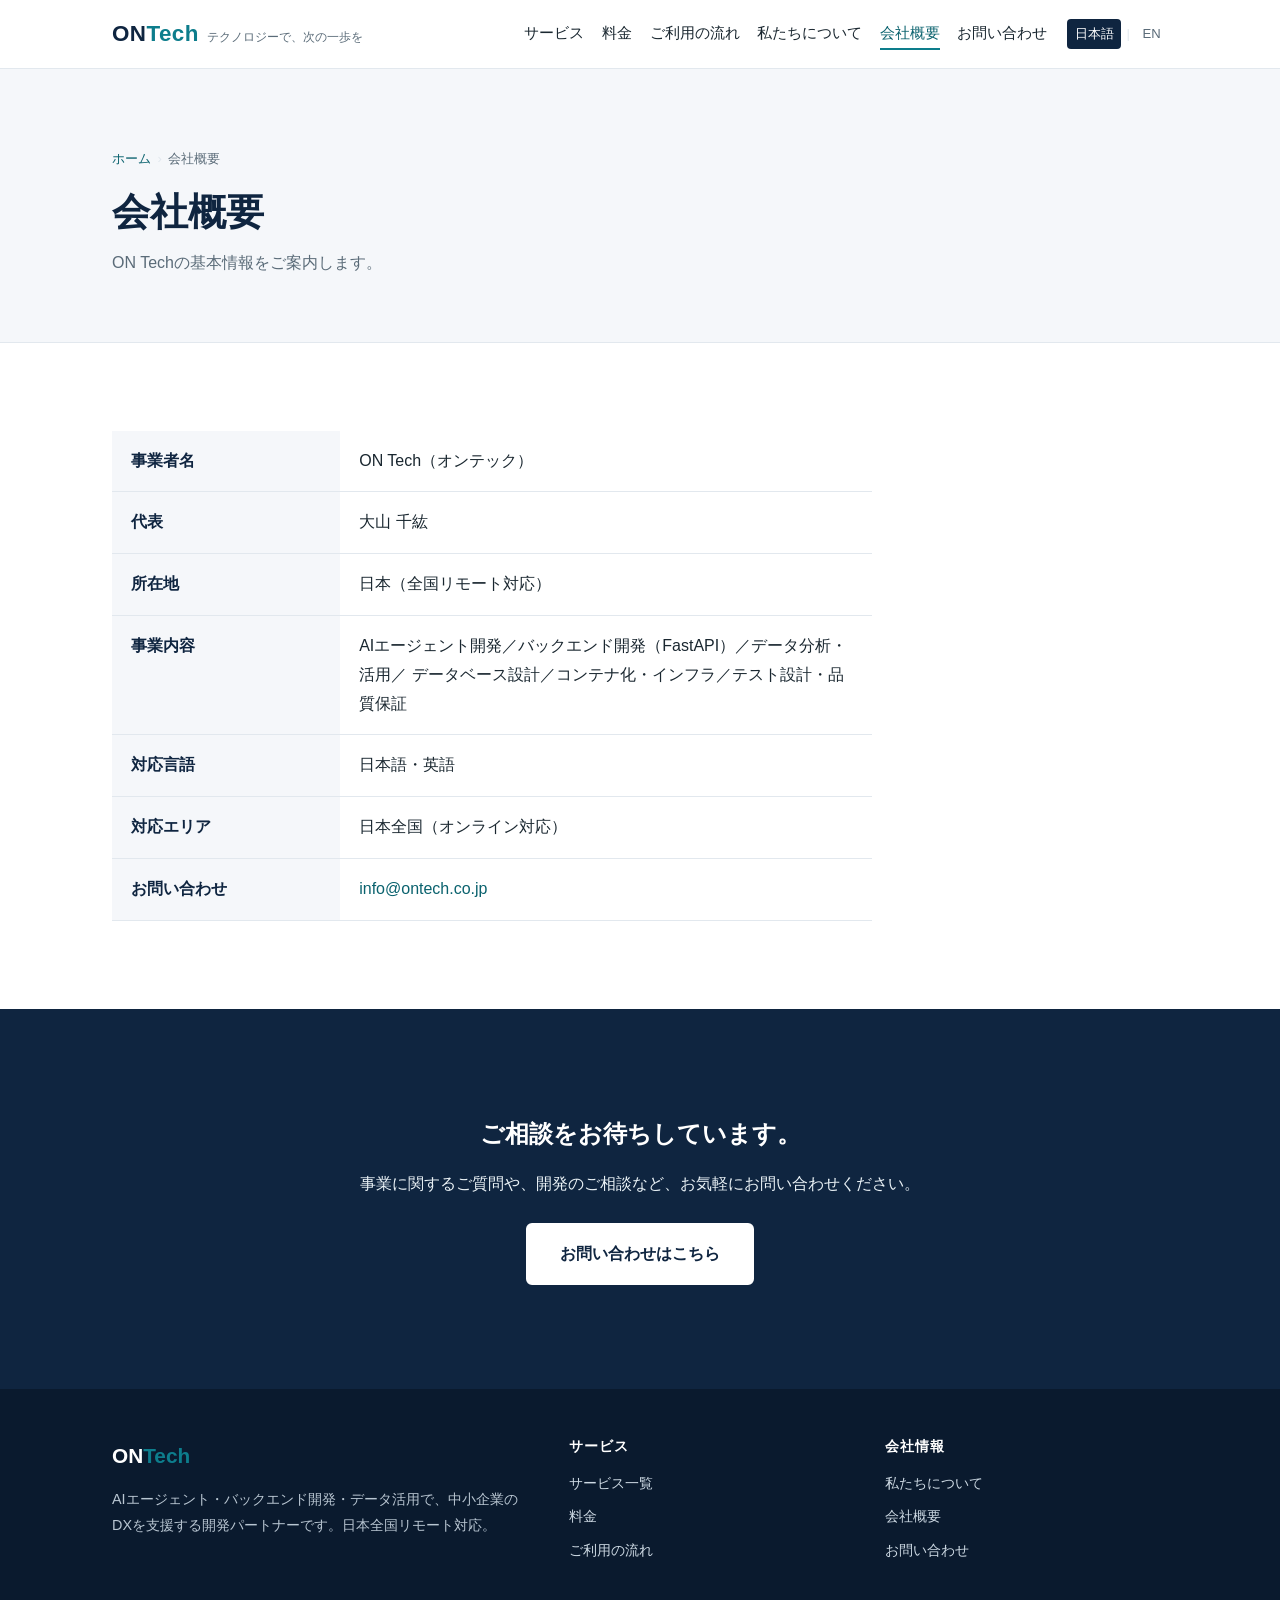
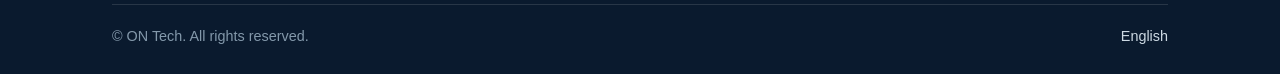
<file: ja/company.html>
<!DOCTYPE html>
<html lang="ja">
<head>
  <meta charset="UTF-8">
  <meta name="viewport" content="width=device-width, initial-scale=1">
  <title>会社概要｜ON Tech</title>
  <meta name="description" content="ON Techの会社概要。事業者名、代表者、所在地、事業内容、対応言語などの基本情報をご案内します。">
  <meta name="robots" content="index, follow">

  <link rel="canonical" href="https://ontech.co.jp/ja/company.html">
  <link rel="alternate" hreflang="ja" href="https://ontech.co.jp/ja/company.html">
  <link rel="alternate" hreflang="en" href="https://ontech.co.jp/en/company.html">
  <link rel="alternate" hreflang="x-default" href="https://ontech.co.jp/">

  <meta property="og:type" content="website">
  <meta property="og:site_name" content="ON Tech">
  <meta property="og:locale" content="ja_JP">
  <meta property="og:title" content="会社概要｜ON Tech">
  <meta property="og:description" content="ON Techの基本情報（事業者名・代表者・所在地・事業内容など）。">
  <meta property="og:url" content="https://ontech.co.jp/ja/company.html">
  <meta name="twitter:card" content="summary_large_image">

  <link rel="stylesheet" href="../assets/css/style.css">

  <script type="application/ld+json">
  {
    "@context": "https://schema.org",
    "@type": "BreadcrumbList",
    "itemListElement": [
      { "@type": "ListItem", "position": 1, "name": "ホーム", "item": "https://ontech.co.jp/ja/" },
      { "@type": "ListItem", "position": 2, "name": "会社概要", "item": "https://ontech.co.jp/ja/company.html" }
    ]
  }
  </script>
</head>
<body>
  <a class="skip-link" href="#main">本文へスキップ</a>

  <header class="site-header">
    <div class="container">
      <div class="brand">
        <a href="../ja/"><span class="logo">ON<span>Tech</span></span></a>
        <span class="tagline">テクノロジーで、次の一歩を</span>
      </div>
      <nav class="main-nav" aria-label="メインナビゲーション">
        <ul>
          <li><a href="../ja/services.html">サービス</a></li>
          <li><a href="../ja/pricing.html">料金</a></li>
          <li><a href="../ja/process.html">ご利用の流れ</a></li>
          <li><a href="../ja/about.html">私たちについて</a></li>
          <li><a href="../ja/company.html" aria-current="page">会社概要</a></li>
          <li><a href="../ja/contact.html">お問い合わせ</a></li>
        </ul>
      </nav>
      <div class="lang-switch" aria-label="言語切替">
        <a href="../ja/company.html" aria-current="true">日本語</a>
        <span class="sep">|</span>
        <a href="../en/company.html" hreflang="en">EN</a>
      </div>
    </div>
  </header>

  <main id="main">
    <div class="page-hero">
      <div class="container">
        <nav class="breadcrumb" aria-label="パンくず">
          <ol>
            <li><a href="../ja/">ホーム</a></li>
            <li>会社概要</li>
          </ol>
        </nav>
        <h1>会社概要</h1>
        <p>ON Techの基本情報をご案内します。</p>
      </div>
    </div>

    <section class="section">
      <div class="container">
        <!-- TODO: 確定後に下記を更新してください（屋号・代表者の正式表記・所在地の詳細・メールアドレス・開業日等） -->
        <table class="profile-table">
          <tbody>
            <tr>
              <th scope="row">事業者名</th>
              <td>ON Tech（オンテック）</td>
            </tr>
            <tr>
              <th scope="row">代表</th>
              <td>大山 千紘</td>
            </tr>
            <tr>
              <th scope="row">所在地</th>
              <td>日本（全国リモート対応）</td>
            </tr>
            <tr>
              <th scope="row">事業内容</th>
              <td>
                AIエージェント開発／バックエンド開発（FastAPI）／データ分析・活用／
                データベース設計／コンテナ化・インフラ／テスト設計・品質保証
              </td>
            </tr>
            <tr>
              <th scope="row">対応言語</th>
              <td>日本語・英語</td>
            </tr>
            <tr>
              <th scope="row">対応エリア</th>
              <td>日本全国（オンライン対応）</td>
            </tr>
            <tr>
              <th scope="row">お問い合わせ</th>
              <td><a href="mailto:info@ontech.co.jp">info@ontech.co.jp</a><!-- TODO: 正式なメールアドレスに更新 --></td>
            </tr>
          </tbody>
        </table>
      </div>
    </section>

    <section class="section cta-band">
      <div class="container">
        <h2>ご相談をお待ちしています。</h2>
        <p>事業に関するご質問や、開発のご相談など、お気軽にお問い合わせください。</p>
        <p style="margin-top:1.5rem"><a class="btn btn--lg btn--light" href="../ja/contact.html">お問い合わせはこちら</a></p>
      </div>
    </section>
  </main>

  <footer class="site-footer">
    <div class="container">
      <div class="footer-grid">
        <div class="brand-block">
          <div class="logo">ON<span>Tech</span></div>
          <p style="margin-top:.8rem">AIエージェント・バックエンド開発・データ活用で、中小企業のDXを支援する開発パートナーです。日本全国リモート対応。</p>
        </div>
        <div>
          <h4>サービス</h4>
          <ul>
            <li><a href="../ja/services.html">サービス一覧</a></li>
            <li><a href="../ja/pricing.html">料金</a></li>
            <li><a href="../ja/process.html">ご利用の流れ</a></li>
          </ul>
        </div>
        <div>
          <h4>会社情報</h4>
          <ul>
            <li><a href="../ja/about.html">私たちについて</a></li>
            <li><a href="../ja/company.html">会社概要</a></li>
            <li><a href="../ja/contact.html">お問い合わせ</a></li>
          </ul>
        </div>
      </div>
      <div class="legal">
        <span>&copy; ON Tech. All rights reserved.</span>
        <span><a href="../en/company.html">English</a></span>
      </div>
    </div>
  </footer>
</body>
</html>
</file>
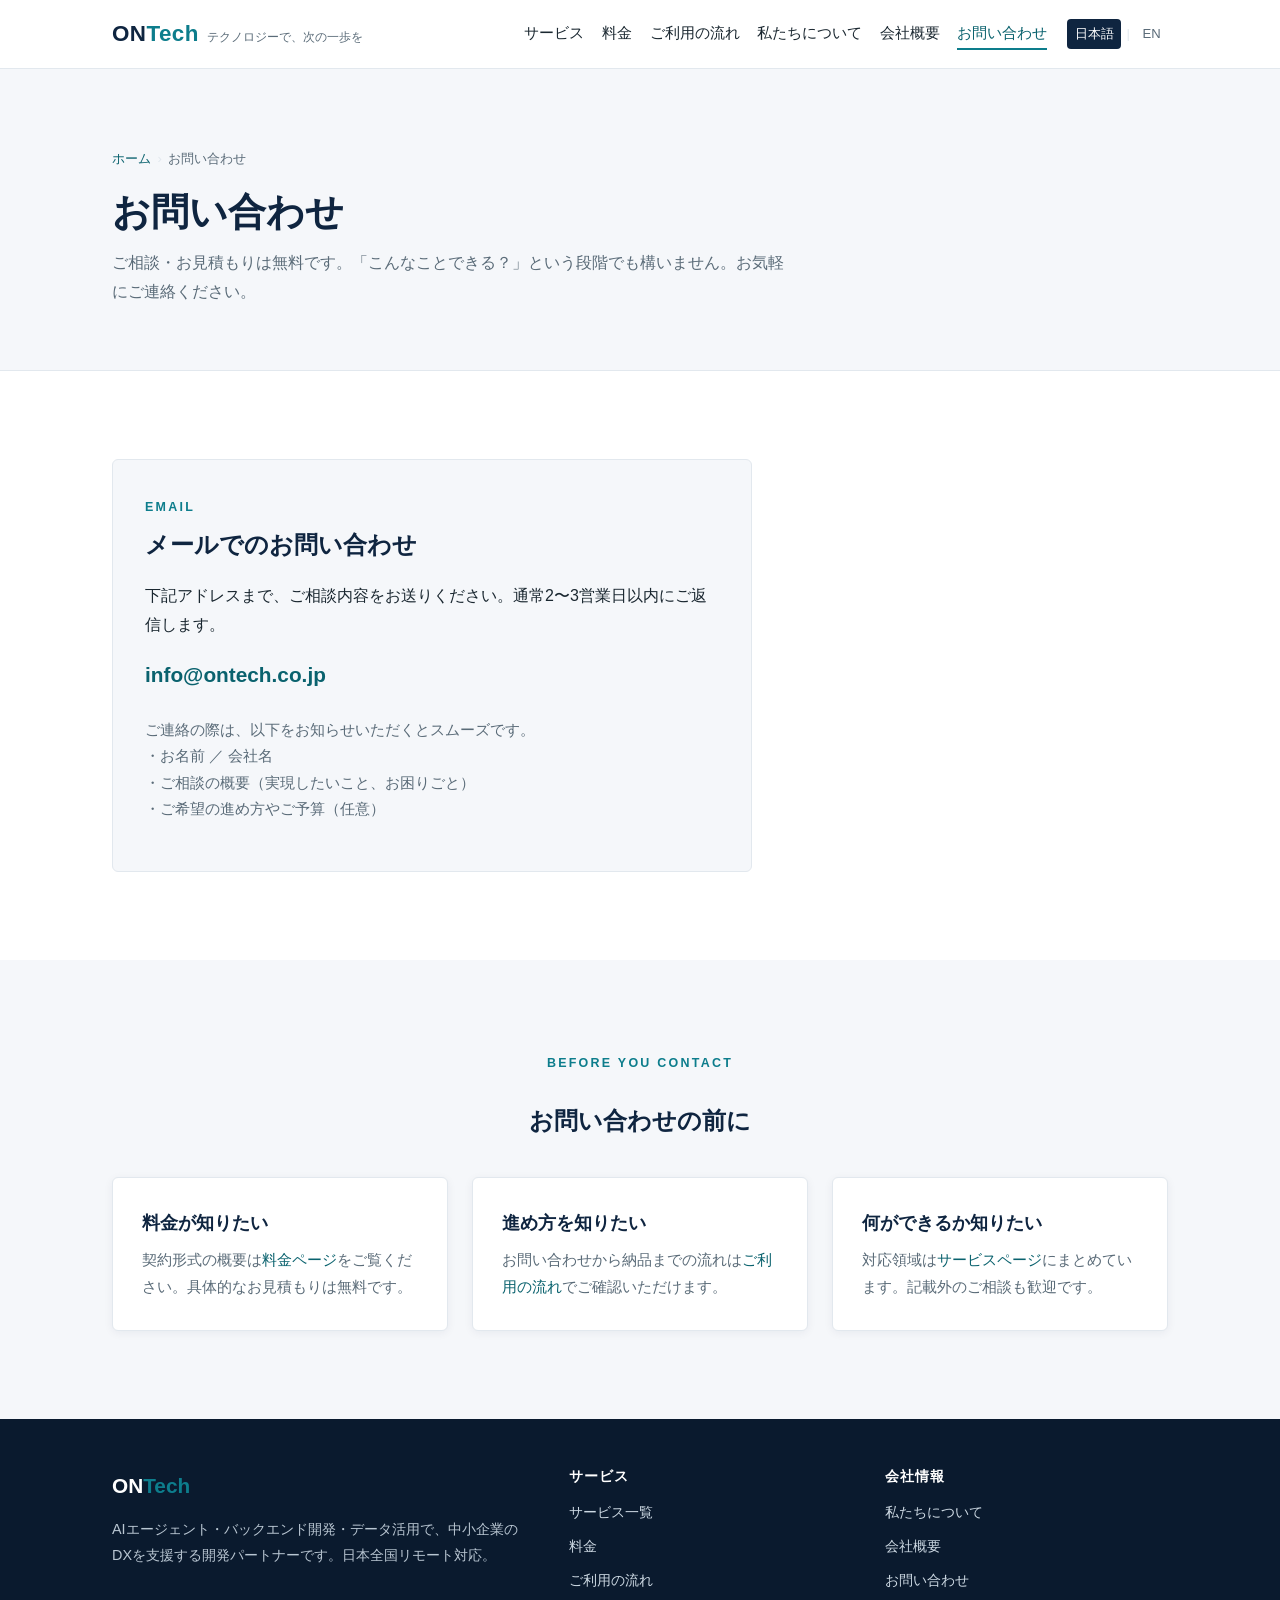
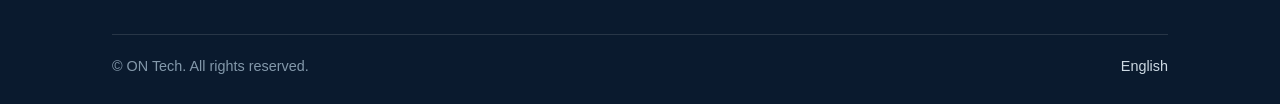
<file: ja/contact.html>
<!DOCTYPE html>
<html lang="ja">
<head>
  <meta charset="UTF-8">
  <meta name="viewport" content="width=device-width, initial-scale=1">
  <title>お問い合わせ｜ON Tech</title>
  <meta name="description" content="ON Techへのお問い合わせ。ご相談・お見積もりは無料です。AIエージェント開発・バックエンド開発・データ活用に関するご相談は、メールにてお気軽にどうぞ。">
  <meta name="robots" content="index, follow">

  <link rel="canonical" href="https://ontech.co.jp/ja/contact.html">
  <link rel="alternate" hreflang="ja" href="https://ontech.co.jp/ja/contact.html">
  <link rel="alternate" hreflang="en" href="https://ontech.co.jp/en/contact.html">
  <link rel="alternate" hreflang="x-default" href="https://ontech.co.jp/">

  <meta property="og:type" content="website">
  <meta property="og:site_name" content="ON Tech">
  <meta property="og:locale" content="ja_JP">
  <meta property="og:title" content="お問い合わせ｜ON Tech">
  <meta property="og:description" content="ご相談・お見積もりは無料です。メールにてお気軽にお問い合わせください。">
  <meta property="og:url" content="https://ontech.co.jp/ja/contact.html">
  <meta name="twitter:card" content="summary_large_image">

  <link rel="stylesheet" href="../assets/css/style.css">

  <script type="application/ld+json">
  {
    "@context": "https://schema.org",
    "@type": "BreadcrumbList",
    "itemListElement": [
      { "@type": "ListItem", "position": 1, "name": "ホーム", "item": "https://ontech.co.jp/ja/" },
      { "@type": "ListItem", "position": 2, "name": "お問い合わせ", "item": "https://ontech.co.jp/ja/contact.html" }
    ]
  }
  </script>
</head>
<body>
  <a class="skip-link" href="#main">本文へスキップ</a>

  <header class="site-header">
    <div class="container">
      <div class="brand">
        <a href="../ja/"><span class="logo">ON<span>Tech</span></span></a>
        <span class="tagline">テクノロジーで、次の一歩を</span>
      </div>
      <nav class="main-nav" aria-label="メインナビゲーション">
        <ul>
          <li><a href="../ja/services.html">サービス</a></li>
          <li><a href="../ja/pricing.html">料金</a></li>
          <li><a href="../ja/process.html">ご利用の流れ</a></li>
          <li><a href="../ja/about.html">私たちについて</a></li>
          <li><a href="../ja/company.html">会社概要</a></li>
          <li><a href="../ja/contact.html" aria-current="page">お問い合わせ</a></li>
        </ul>
      </nav>
      <div class="lang-switch" aria-label="言語切替">
        <a href="../ja/contact.html" aria-current="true">日本語</a>
        <span class="sep">|</span>
        <a href="../en/contact.html" hreflang="en">EN</a>
      </div>
    </div>
  </header>

  <main id="main">
    <div class="page-hero">
      <div class="container">
        <nav class="breadcrumb" aria-label="パンくず">
          <ol>
            <li><a href="../ja/">ホーム</a></li>
            <li>お問い合わせ</li>
          </ol>
        </nav>
        <h1>お問い合わせ</h1>
        <p>ご相談・お見積もりは無料です。「こんなことできる？」という段階でも構いません。お気軽にご連絡ください。</p>
      </div>
    </div>

    <section class="section">
      <div class="container">
        <div class="contact-box">
          <p class="eyebrow">Email</p>
          <h2 class="mt-0">メールでのお問い合わせ</h2>
          <p>下記アドレスまで、ご相談内容をお送りください。通常2〜3営業日以内にご返信します。</p>
          <!-- TODO: 正式なメールアドレスに更新してください -->
          <p class="email"><a href="mailto:info@ontech.co.jp?subject=お問い合わせ（ON Tech）">info@ontech.co.jp</a></p>
          <p style="color:var(--muted);font-size:.92rem;margin-top:1.5rem">
            ご連絡の際は、以下をお知らせいただくとスムーズです。<br>
            ・お名前 ／ 会社名<br>
            ・ご相談の概要（実現したいこと、お困りごと）<br>
            ・ご希望の進め方やご予算（任意）
          </p>
        </div>
      </div>
    </section>

    <section class="section section--alt">
      <div class="container">
        <div class="section-head center">
          <p class="eyebrow">Before you contact</p>
          <h2>お問い合わせの前に</h2>
        </div>
        <div class="grid grid--3">
          <article class="card">
            <h3>料金が知りたい</h3>
            <p>契約形式の概要は<a href="../ja/pricing.html">料金ページ</a>をご覧ください。具体的なお見積もりは無料です。</p>
          </article>
          <article class="card">
            <h3>進め方を知りたい</h3>
            <p>お問い合わせから納品までの流れは<a href="../ja/process.html">ご利用の流れ</a>でご確認いただけます。</p>
          </article>
          <article class="card">
            <h3>何ができるか知りたい</h3>
            <p>対応領域は<a href="../ja/services.html">サービスページ</a>にまとめています。記載外のご相談も歓迎です。</p>
          </article>
        </div>
      </div>
    </section>
  </main>

  <footer class="site-footer">
    <div class="container">
      <div class="footer-grid">
        <div class="brand-block">
          <div class="logo">ON<span>Tech</span></div>
          <p style="margin-top:.8rem">AIエージェント・バックエンド開発・データ活用で、中小企業のDXを支援する開発パートナーです。日本全国リモート対応。</p>
        </div>
        <div>
          <h4>サービス</h4>
          <ul>
            <li><a href="../ja/services.html">サービス一覧</a></li>
            <li><a href="../ja/pricing.html">料金</a></li>
            <li><a href="../ja/process.html">ご利用の流れ</a></li>
          </ul>
        </div>
        <div>
          <h4>会社情報</h4>
          <ul>
            <li><a href="../ja/about.html">私たちについて</a></li>
            <li><a href="../ja/company.html">会社概要</a></li>
            <li><a href="../ja/contact.html">お問い合わせ</a></li>
          </ul>
        </div>
      </div>
      <div class="legal">
        <span>&copy; ON Tech. All rights reserved.</span>
        <span><a href="../en/contact.html">English</a></span>
      </div>
    </div>
  </footer>
</body>
</html>
</file>
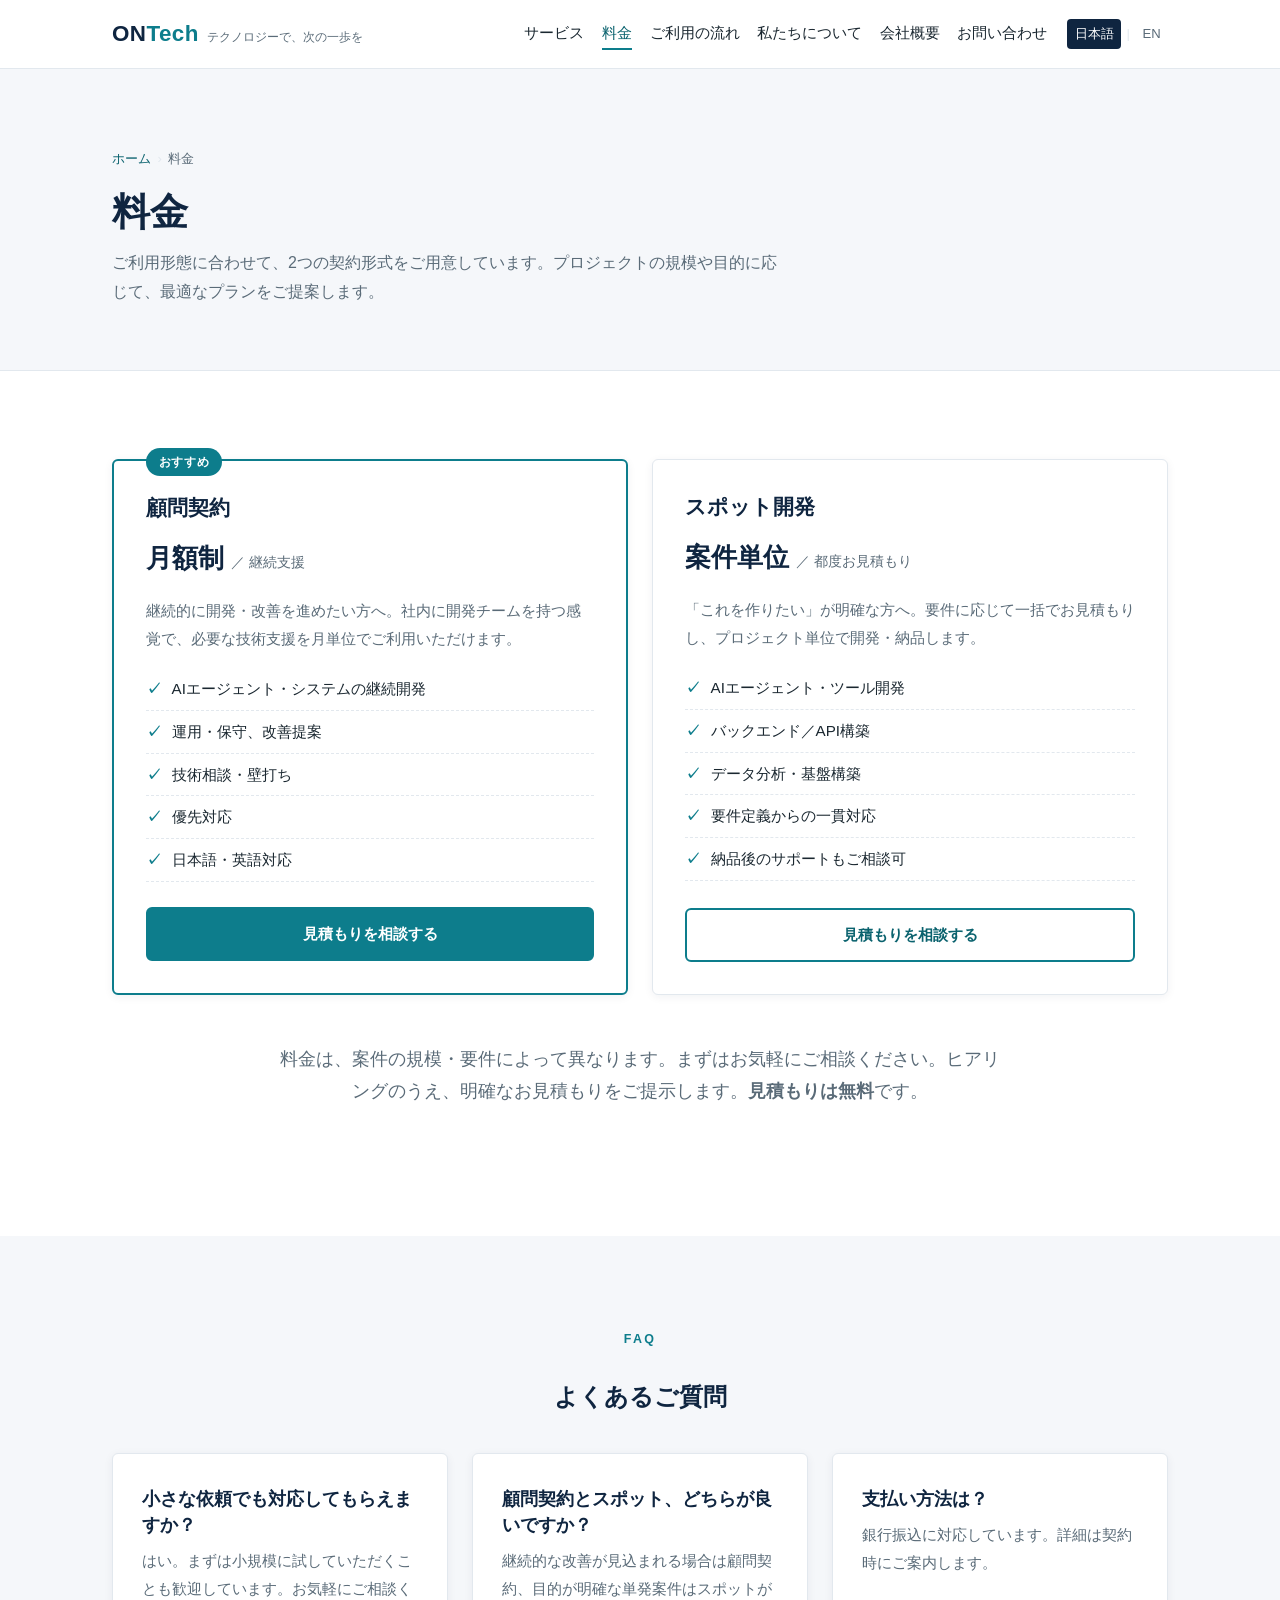
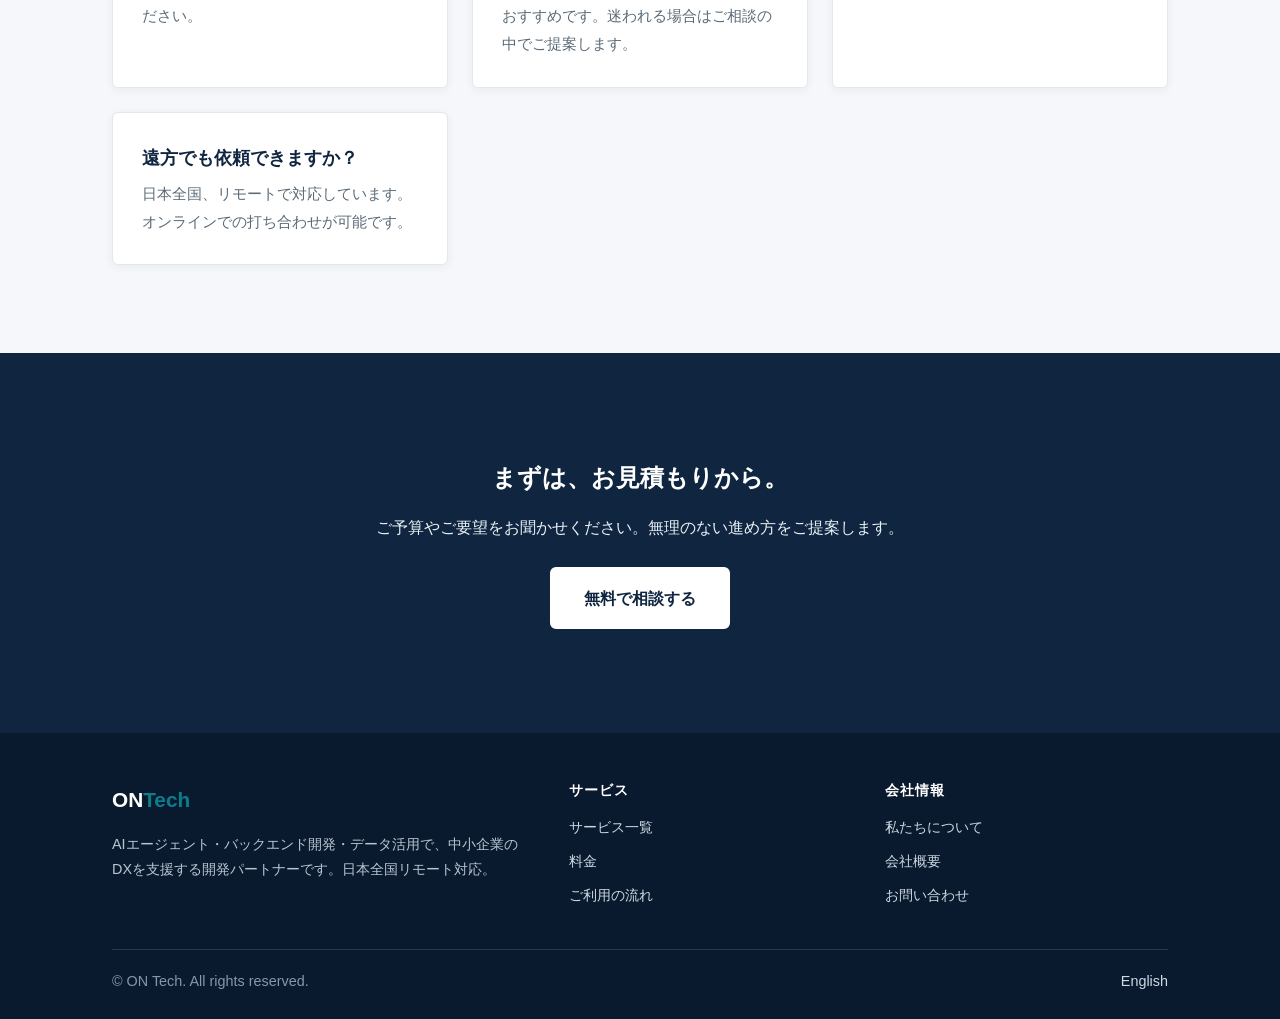
<file: ja/pricing.html>
<!DOCTYPE html>
<html lang="ja">
<head>
  <meta charset="UTF-8">
  <meta name="viewport" content="width=device-width, initial-scale=1">
  <title>料金｜ON Tech</title>
  <meta name="description" content="ON Techの料金プラン。継続的にご支援する「顧問契約」と、案件ごとの「スポット開発」の2つの形式をご用意。まずはお見積もりからお気軽にご相談ください。">
  <meta name="robots" content="index, follow">

  <link rel="canonical" href="https://ontech.co.jp/ja/pricing.html">
  <link rel="alternate" hreflang="ja" href="https://ontech.co.jp/ja/pricing.html">
  <link rel="alternate" hreflang="en" href="https://ontech.co.jp/en/pricing.html">
  <link rel="alternate" hreflang="x-default" href="https://ontech.co.jp/">

  <meta property="og:type" content="website">
  <meta property="og:site_name" content="ON Tech">
  <meta property="og:locale" content="ja_JP">
  <meta property="og:title" content="料金｜ON Tech">
  <meta property="og:description" content="顧問契約とスポット開発の2つの料金形式。まずはお見積もりをご相談ください。">
  <meta property="og:url" content="https://ontech.co.jp/ja/pricing.html">
  <meta name="twitter:card" content="summary_large_image">

  <link rel="stylesheet" href="../assets/css/style.css">

  <script type="application/ld+json">
  {
    "@context": "https://schema.org",
    "@type": "BreadcrumbList",
    "itemListElement": [
      { "@type": "ListItem", "position": 1, "name": "ホーム", "item": "https://ontech.co.jp/ja/" },
      { "@type": "ListItem", "position": 2, "name": "料金", "item": "https://ontech.co.jp/ja/pricing.html" }
    ]
  }
  </script>
</head>
<body>
  <a class="skip-link" href="#main">本文へスキップ</a>

  <header class="site-header">
    <div class="container">
      <div class="brand">
        <a href="../ja/"><span class="logo">ON<span>Tech</span></span></a>
        <span class="tagline">テクノロジーで、次の一歩を</span>
      </div>
      <nav class="main-nav" aria-label="メインナビゲーション">
        <ul>
          <li><a href="../ja/services.html">サービス</a></li>
          <li><a href="../ja/pricing.html" aria-current="page">料金</a></li>
          <li><a href="../ja/process.html">ご利用の流れ</a></li>
          <li><a href="../ja/about.html">私たちについて</a></li>
          <li><a href="../ja/company.html">会社概要</a></li>
          <li><a href="../ja/contact.html">お問い合わせ</a></li>
        </ul>
      </nav>
      <div class="lang-switch" aria-label="言語切替">
        <a href="../ja/pricing.html" aria-current="true">日本語</a>
        <span class="sep">|</span>
        <a href="../en/pricing.html" hreflang="en">EN</a>
      </div>
    </div>
  </header>

  <main id="main">
    <div class="page-hero">
      <div class="container">
        <nav class="breadcrumb" aria-label="パンくず">
          <ol>
            <li><a href="../ja/">ホーム</a></li>
            <li>料金</li>
          </ol>
        </nav>
        <h1>料金</h1>
        <p>ご利用形態に合わせて、2つの契約形式をご用意しています。プロジェクトの規模や目的に応じて、最適なプランをご提案します。</p>
      </div>
    </div>

    <section class="section">
      <div class="container">
        <div class="plans">
          <article class="plan plan--featured">
            <span class="ribbon">おすすめ</span>
            <h3>顧問契約</h3>
            <p class="price">月額制 <small>／ 継続支援</small></p>
            <p style="color:var(--muted);font-size:.95rem">継続的に開発・改善を進めたい方へ。社内に開発チームを持つ感覚で、必要な技術支援を月単位でご利用いただけます。</p>
            <ul>
              <li>AIエージェント・システムの継続開発</li>
              <li>運用・保守、改善提案</li>
              <li>技術相談・壁打ち</li>
              <li>優先対応</li>
              <li>日本語・英語対応</li>
            </ul>
            <a class="btn" href="../ja/contact.html">見積もりを相談する</a>
          </article>

          <article class="plan">
            <h3>スポット開発</h3>
            <p class="price">案件単位 <small>／ 都度お見積もり</small></p>
            <p style="color:var(--muted);font-size:.95rem">「これを作りたい」が明確な方へ。要件に応じて一括でお見積もりし、プロジェクト単位で開発・納品します。</p>
            <ul>
              <li>AIエージェント・ツール開発</li>
              <li>バックエンド／API構築</li>
              <li>データ分析・基盤構築</li>
              <li>要件定義からの一貫対応</li>
              <li>納品後のサポートもご相談可</li>
            </ul>
            <a class="btn btn--ghost" href="../ja/contact.html">見積もりを相談する</a>
          </article>
        </div>

        <div class="section-head center" style="margin-top:3rem">
          <p class="lead">料金は、案件の規模・要件によって異なります。まずはお気軽にご相談ください。ヒアリングのうえ、明確なお見積もりをご提示します。<strong>見積もりは無料</strong>です。</p>
        </div>
      </div>
    </section>

    <section class="section section--alt">
      <div class="container">
        <div class="section-head center">
          <p class="eyebrow">FAQ</p>
          <h2>よくあるご質問</h2>
        </div>
        <div class="grid grid--2">
          <article class="card">
            <h3>小さな依頼でも対応してもらえますか？</h3>
            <p>はい。まずは小規模に試していただくことも歓迎しています。お気軽にご相談ください。</p>
          </article>
          <article class="card">
            <h3>顧問契約とスポット、どちらが良いですか？</h3>
            <p>継続的な改善が見込まれる場合は顧問契約、目的が明確な単発案件はスポットがおすすめです。迷われる場合はご相談の中でご提案します。</p>
          </article>
          <article class="card">
            <h3>支払い方法は？</h3>
            <p>銀行振込に対応しています。詳細は契約時にご案内します。</p>
          </article>
          <article class="card">
            <h3>遠方でも依頼できますか？</h3>
            <p>日本全国、リモートで対応しています。オンラインでの打ち合わせが可能です。</p>
          </article>
        </div>
      </div>
    </section>

    <section class="section cta-band">
      <div class="container">
        <h2>まずは、お見積もりから。</h2>
        <p>ご予算やご要望をお聞かせください。無理のない進め方をご提案します。</p>
        <p style="margin-top:1.5rem"><a class="btn btn--lg btn--light" href="../ja/contact.html">無料で相談する</a></p>
      </div>
    </section>
  </main>

  <footer class="site-footer">
    <div class="container">
      <div class="footer-grid">
        <div class="brand-block">
          <div class="logo">ON<span>Tech</span></div>
          <p style="margin-top:.8rem">AIエージェント・バックエンド開発・データ活用で、中小企業のDXを支援する開発パートナーです。日本全国リモート対応。</p>
        </div>
        <div>
          <h4>サービス</h4>
          <ul>
            <li><a href="../ja/services.html">サービス一覧</a></li>
            <li><a href="../ja/pricing.html">料金</a></li>
            <li><a href="../ja/process.html">ご利用の流れ</a></li>
          </ul>
        </div>
        <div>
          <h4>会社情報</h4>
          <ul>
            <li><a href="../ja/about.html">私たちについて</a></li>
            <li><a href="../ja/company.html">会社概要</a></li>
            <li><a href="../ja/contact.html">お問い合わせ</a></li>
          </ul>
        </div>
      </div>
      <div class="legal">
        <span>&copy; ON Tech. All rights reserved.</span>
        <span><a href="../en/pricing.html">English</a></span>
      </div>
    </div>
  </footer>
</body>
</html>
</file>
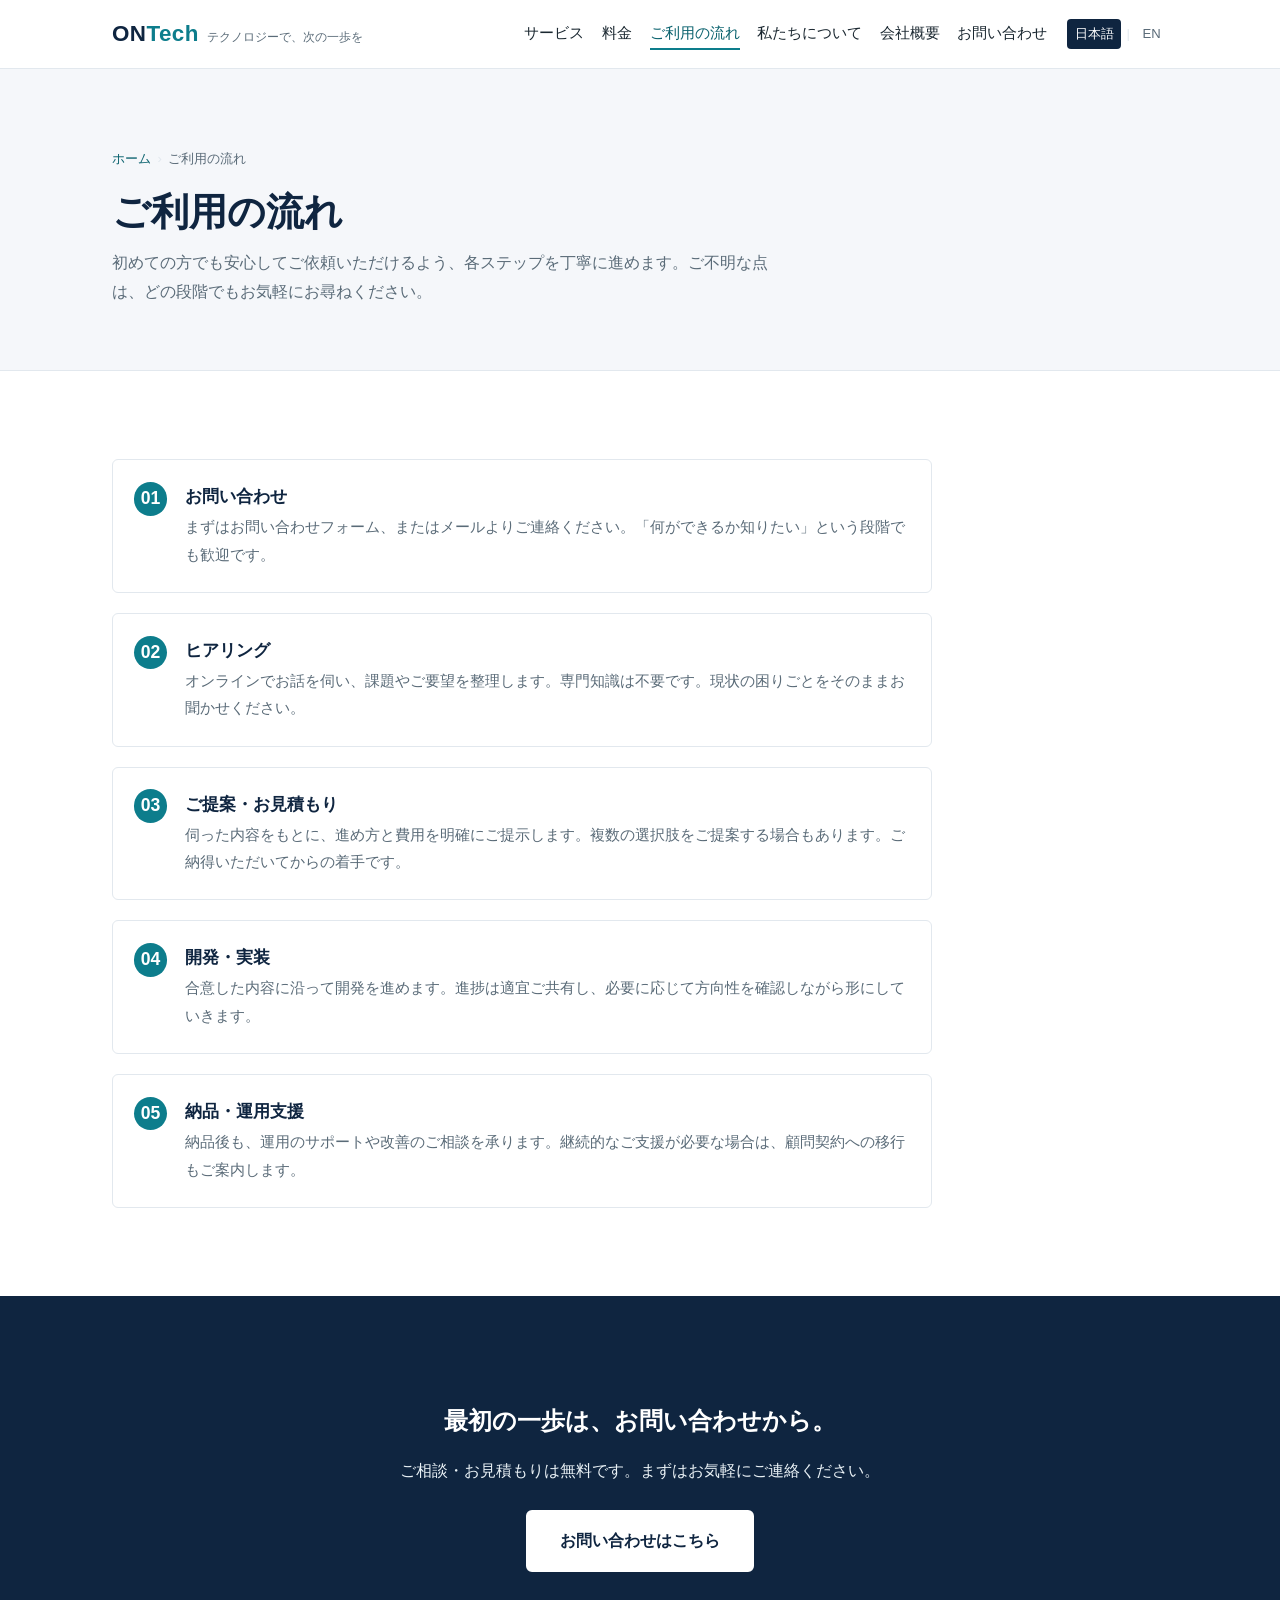
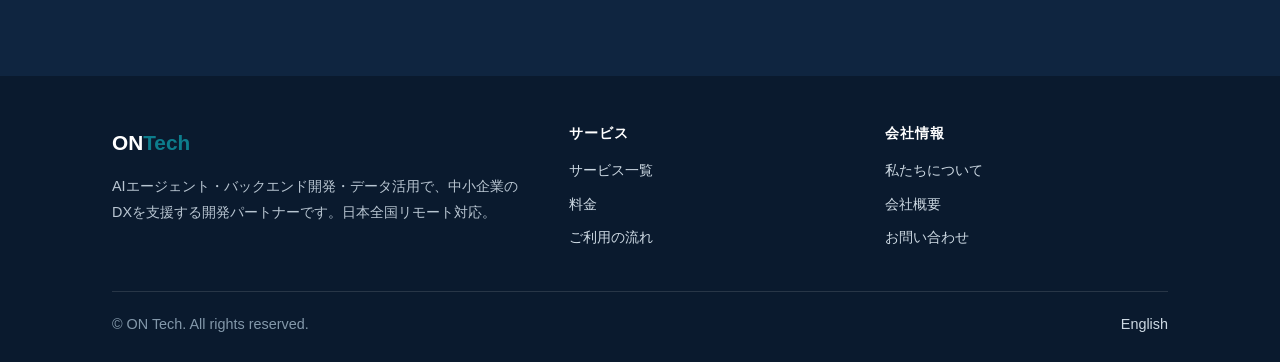
<file: ja/process.html>
<!DOCTYPE html>
<html lang="ja">
<head>
  <meta charset="UTF-8">
  <meta name="viewport" content="width=device-width, initial-scale=1">
  <title>ご利用の流れ｜ON Tech</title>
  <meta name="description" content="ON Techのご利用の流れ。お問い合わせからヒアリング、ご提案・お見積もり、開発、納品・運用支援まで。初めての方にもわかりやすく進めます。">
  <meta name="robots" content="index, follow">

  <link rel="canonical" href="https://ontech.co.jp/ja/process.html">
  <link rel="alternate" hreflang="ja" href="https://ontech.co.jp/ja/process.html">
  <link rel="alternate" hreflang="en" href="https://ontech.co.jp/en/process.html">
  <link rel="alternate" hreflang="x-default" href="https://ontech.co.jp/">

  <meta property="og:type" content="website">
  <meta property="og:site_name" content="ON Tech">
  <meta property="og:locale" content="ja_JP">
  <meta property="og:title" content="ご利用の流れ｜ON Tech">
  <meta property="og:description" content="お問い合わせから納品・運用支援までの流れをご紹介します。">
  <meta property="og:url" content="https://ontech.co.jp/ja/process.html">
  <meta name="twitter:card" content="summary_large_image">

  <link rel="stylesheet" href="../assets/css/style.css">

  <script type="application/ld+json">
  {
    "@context": "https://schema.org",
    "@type": "BreadcrumbList",
    "itemListElement": [
      { "@type": "ListItem", "position": 1, "name": "ホーム", "item": "https://ontech.co.jp/ja/" },
      { "@type": "ListItem", "position": 2, "name": "ご利用の流れ", "item": "https://ontech.co.jp/ja/process.html" }
    ]
  }
  </script>
</head>
<body>
  <a class="skip-link" href="#main">本文へスキップ</a>

  <header class="site-header">
    <div class="container">
      <div class="brand">
        <a href="../ja/"><span class="logo">ON<span>Tech</span></span></a>
        <span class="tagline">テクノロジーで、次の一歩を</span>
      </div>
      <nav class="main-nav" aria-label="メインナビゲーション">
        <ul>
          <li><a href="../ja/services.html">サービス</a></li>
          <li><a href="../ja/pricing.html">料金</a></li>
          <li><a href="../ja/process.html" aria-current="page">ご利用の流れ</a></li>
          <li><a href="../ja/about.html">私たちについて</a></li>
          <li><a href="../ja/company.html">会社概要</a></li>
          <li><a href="../ja/contact.html">お問い合わせ</a></li>
        </ul>
      </nav>
      <div class="lang-switch" aria-label="言語切替">
        <a href="../ja/process.html" aria-current="true">日本語</a>
        <span class="sep">|</span>
        <a href="../en/process.html" hreflang="en">EN</a>
      </div>
    </div>
  </header>

  <main id="main">
    <div class="page-hero">
      <div class="container">
        <nav class="breadcrumb" aria-label="パンくず">
          <ol>
            <li><a href="../ja/">ホーム</a></li>
            <li>ご利用の流れ</li>
          </ol>
        </nav>
        <h1>ご利用の流れ</h1>
        <p>初めての方でも安心してご依頼いただけるよう、各ステップを丁寧に進めます。ご不明な点は、どの段階でもお気軽にお尋ねください。</p>
      </div>
    </div>

    <section class="section">
      <div class="container">
        <div class="steps">
          <article class="step">
            <h3>お問い合わせ</h3>
            <p>まずはお問い合わせフォーム、またはメールよりご連絡ください。「何ができるか知りたい」という段階でも歓迎です。</p>
          </article>
          <article class="step">
            <h3>ヒアリング</h3>
            <p>オンラインでお話を伺い、課題やご要望を整理します。専門知識は不要です。現状の困りごとをそのままお聞かせください。</p>
          </article>
          <article class="step">
            <h3>ご提案・お見積もり</h3>
            <p>伺った内容をもとに、進め方と費用を明確にご提示します。複数の選択肢をご提案する場合もあります。ご納得いただいてからの着手です。</p>
          </article>
          <article class="step">
            <h3>開発・実装</h3>
            <p>合意した内容に沿って開発を進めます。進捗は適宜ご共有し、必要に応じて方向性を確認しながら形にしていきます。</p>
          </article>
          <article class="step">
            <h3>納品・運用支援</h3>
            <p>納品後も、運用のサポートや改善のご相談を承ります。継続的なご支援が必要な場合は、顧問契約への移行もご案内します。</p>
          </article>
        </div>
      </div>
    </section>

    <section class="section cta-band">
      <div class="container">
        <h2>最初の一歩は、お問い合わせから。</h2>
        <p>ご相談・お見積もりは無料です。まずはお気軽にご連絡ください。</p>
        <p style="margin-top:1.5rem"><a class="btn btn--lg btn--light" href="../ja/contact.html">お問い合わせはこちら</a></p>
      </div>
    </section>
  </main>

  <footer class="site-footer">
    <div class="container">
      <div class="footer-grid">
        <div class="brand-block">
          <div class="logo">ON<span>Tech</span></div>
          <p style="margin-top:.8rem">AIエージェント・バックエンド開発・データ活用で、中小企業のDXを支援する開発パートナーです。日本全国リモート対応。</p>
        </div>
        <div>
          <h4>サービス</h4>
          <ul>
            <li><a href="../ja/services.html">サービス一覧</a></li>
            <li><a href="../ja/pricing.html">料金</a></li>
            <li><a href="../ja/process.html">ご利用の流れ</a></li>
          </ul>
        </div>
        <div>
          <h4>会社情報</h4>
          <ul>
            <li><a href="../ja/about.html">私たちについて</a></li>
            <li><a href="../ja/company.html">会社概要</a></li>
            <li><a href="../ja/contact.html">お問い合わせ</a></li>
          </ul>
        </div>
      </div>
      <div class="legal">
        <span>&copy; ON Tech. All rights reserved.</span>
        <span><a href="../en/process.html">English</a></span>
      </div>
    </div>
  </footer>
</body>
</html>
</file>
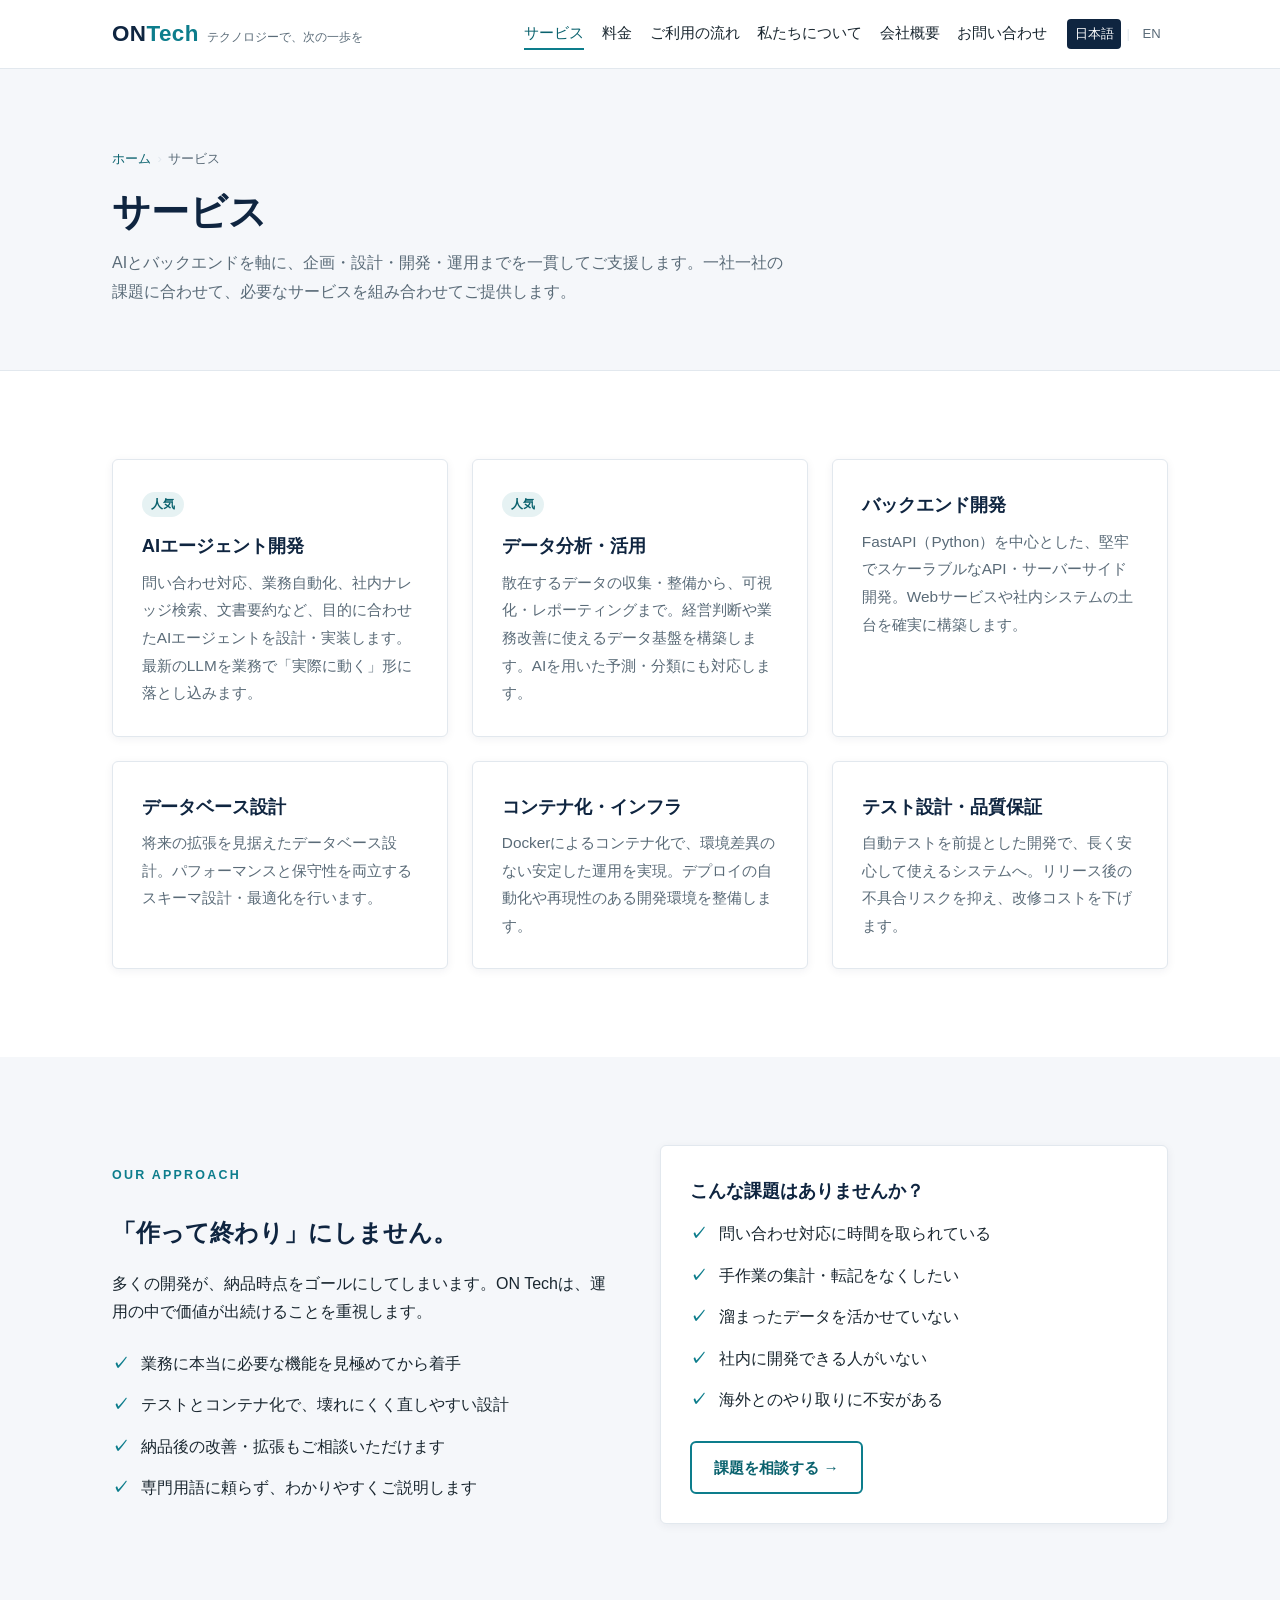
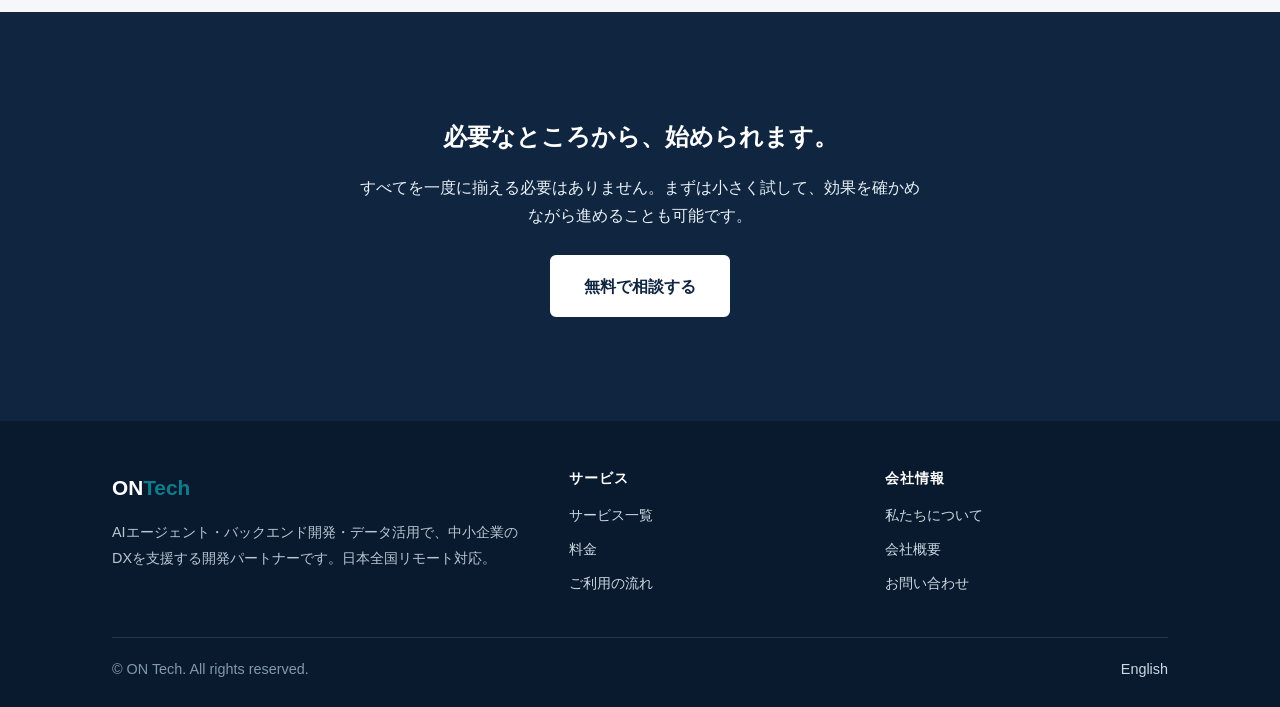
<file: ja/services.html>
<!DOCTYPE html>
<html lang="ja">
<head>
  <meta charset="UTF-8">
  <meta name="viewport" content="width=device-width, initial-scale=1">
  <title>サービス｜ON Tech</title>
  <meta name="description" content="ON Techのサービス一覧。AIエージェント開発、データ分析・活用、FastAPIバックエンド開発、データベース設計、コンテナ化、テスト設計まで一貫して対応します。">
  <meta name="robots" content="index, follow">

  <link rel="canonical" href="https://ontech.co.jp/ja/services.html">
  <link rel="alternate" hreflang="ja" href="https://ontech.co.jp/ja/services.html">
  <link rel="alternate" hreflang="en" href="https://ontech.co.jp/en/services.html">
  <link rel="alternate" hreflang="x-default" href="https://ontech.co.jp/">

  <meta property="og:type" content="website">
  <meta property="og:site_name" content="ON Tech">
  <meta property="og:locale" content="ja_JP">
  <meta property="og:title" content="サービス｜ON Tech">
  <meta property="og:description" content="AIエージェント開発・データ分析・バックエンド開発など、ON Techの提供サービス一覧。">
  <meta property="og:url" content="https://ontech.co.jp/ja/services.html">
  <meta name="twitter:card" content="summary_large_image">

  <link rel="stylesheet" href="../assets/css/style.css">

  <script type="application/ld+json">
  {
    "@context": "https://schema.org",
    "@type": "BreadcrumbList",
    "itemListElement": [
      { "@type": "ListItem", "position": 1, "name": "ホーム", "item": "https://ontech.co.jp/ja/" },
      { "@type": "ListItem", "position": 2, "name": "サービス", "item": "https://ontech.co.jp/ja/services.html" }
    ]
  }
  </script>
</head>
<body>
  <a class="skip-link" href="#main">本文へスキップ</a>

  <header class="site-header">
    <div class="container">
      <div class="brand">
        <a href="../ja/"><span class="logo">ON<span>Tech</span></span></a>
        <span class="tagline">テクノロジーで、次の一歩を</span>
      </div>
      <nav class="main-nav" aria-label="メインナビゲーション">
        <ul>
          <li><a href="../ja/services.html" aria-current="page">サービス</a></li>
          <li><a href="../ja/pricing.html">料金</a></li>
          <li><a href="../ja/process.html">ご利用の流れ</a></li>
          <li><a href="../ja/about.html">私たちについて</a></li>
          <li><a href="../ja/company.html">会社概要</a></li>
          <li><a href="../ja/contact.html">お問い合わせ</a></li>
        </ul>
      </nav>
      <div class="lang-switch" aria-label="言語切替">
        <a href="../ja/services.html" aria-current="true">日本語</a>
        <span class="sep">|</span>
        <a href="../en/services.html" hreflang="en">EN</a>
      </div>
    </div>
  </header>

  <main id="main">
    <div class="page-hero">
      <div class="container">
        <nav class="breadcrumb" aria-label="パンくず">
          <ol>
            <li><a href="../ja/">ホーム</a></li>
            <li>サービス</li>
          </ol>
        </nav>
        <h1>サービス</h1>
        <p>AIとバックエンドを軸に、企画・設計・開発・運用までを一貫してご支援します。一社一社の課題に合わせて、必要なサービスを組み合わせてご提供します。</p>
      </div>
    </div>

    <section class="section">
      <div class="container">
        <div class="grid grid--2">
          <article class="card">
            <span class="tag">人気</span>
            <h3>AIエージェント開発</h3>
            <p>問い合わせ対応、業務自動化、社内ナレッジ検索、文書要約など、目的に合わせたAIエージェントを設計・実装します。最新のLLMを業務で「実際に動く」形に落とし込みます。</p>
          </article>
          <article class="card">
            <span class="tag">人気</span>
            <h3>データ分析・活用</h3>
            <p>散在するデータの収集・整備から、可視化・レポーティングまで。経営判断や業務改善に使えるデータ基盤を構築します。AIを用いた予測・分類にも対応します。</p>
          </article>
          <article class="card">
            <h3>バックエンド開発</h3>
            <p>FastAPI（Python）を中心とした、堅牢でスケーラブルなAPI・サーバーサイド開発。Webサービスや社内システムの土台を確実に構築します。</p>
          </article>
          <article class="card">
            <h3>データベース設計</h3>
            <p>将来の拡張を見据えたデータベース設計。パフォーマンスと保守性を両立するスキーマ設計・最適化を行います。</p>
          </article>
          <article class="card">
            <h3>コンテナ化・インフラ</h3>
            <p>Dockerによるコンテナ化で、環境差異のない安定した運用を実現。デプロイの自動化や再現性のある開発環境を整備します。</p>
          </article>
          <article class="card">
            <h3>テスト設計・品質保証</h3>
            <p>自動テストを前提とした開発で、長く安心して使えるシステムへ。リリース後の不具合リスクを抑え、改修コストを下げます。</p>
          </article>
        </div>
      </div>
    </section>

    <section class="section section--alt">
      <div class="container">
        <div class="split">
          <div>
            <p class="eyebrow">Our approach</p>
            <h2>「作って終わり」にしません。</h2>
            <p>多くの開発が、納品時点をゴールにしてしまいます。ON Techは、運用の中で価値が出続けることを重視します。</p>
            <ul class="checklist">
              <li>業務に本当に必要な機能を見極めてから着手</li>
              <li>テストとコンテナ化で、壊れにくく直しやすい設計</li>
              <li>納品後の改善・拡張もご相談いただけます</li>
              <li>専門用語に頼らず、わかりやすくご説明します</li>
            </ul>
          </div>
          <div>
            <article class="card">
              <h3>こんな課題はありませんか？</h3>
              <ul class="checklist" style="margin-top:.5rem">
                <li>問い合わせ対応に時間を取られている</li>
                <li>手作業の集計・転記をなくしたい</li>
                <li>溜まったデータを活かせていない</li>
                <li>社内に開発できる人がいない</li>
                <li>海外とのやり取りに不安がある</li>
              </ul>
              <p style="margin-top:1.2rem"><a class="btn btn--ghost" href="../ja/contact.html">課題を相談する →</a></p>
            </article>
          </div>
        </div>
      </div>
    </section>

    <section class="section cta-band">
      <div class="container">
        <h2>必要なところから、始められます。</h2>
        <p>すべてを一度に揃える必要はありません。まずは小さく試して、効果を確かめながら進めることも可能です。</p>
        <p style="margin-top:1.5rem"><a class="btn btn--lg btn--light" href="../ja/contact.html">無料で相談する</a></p>
      </div>
    </section>
  </main>

  <footer class="site-footer">
    <div class="container">
      <div class="footer-grid">
        <div class="brand-block">
          <div class="logo">ON<span>Tech</span></div>
          <p style="margin-top:.8rem">AIエージェント・バックエンド開発・データ活用で、中小企業のDXを支援する開発パートナーです。日本全国リモート対応。</p>
        </div>
        <div>
          <h4>サービス</h4>
          <ul>
            <li><a href="../ja/services.html">サービス一覧</a></li>
            <li><a href="../ja/pricing.html">料金</a></li>
            <li><a href="../ja/process.html">ご利用の流れ</a></li>
          </ul>
        </div>
        <div>
          <h4>会社情報</h4>
          <ul>
            <li><a href="../ja/about.html">私たちについて</a></li>
            <li><a href="../ja/company.html">会社概要</a></li>
            <li><a href="../ja/contact.html">お問い合わせ</a></li>
          </ul>
        </div>
      </div>
      <div class="legal">
        <span>&copy; ON Tech. All rights reserved.</span>
        <span><a href="../en/services.html">English</a></span>
      </div>
    </div>
  </footer>
</body>
</html>
</file>
<file: assets/css/style.css>
/* =========================================================================
   ON Tech — shared stylesheet
   Single source of truth for all styling (DRY). Used by every page in
   every language. Theme via CSS custom properties below.
   ========================================================================= */

:root {
  /* Palette — premium B2B trust aesthetic */
  --navy:        #0f2540;
  --navy-deep:   #0a1a2e;
  --accent:      #0d7d8c;
  --accent-dark: #0a626e;
  --bg:          #ffffff;
  --bg-alt:      #f5f7fa;
  --bg-dark:     #0f2540;
  --text:        #1a2730;
  --muted:       #5a6b78;
  --border:      #e2e8ee;
  --on-dark:     #eaf2f6;

  /* Type */
  --font-sans: "Helvetica Neue", Arial, "Hiragino Kaku Gothic ProN",
               "Hiragino Sans", "Yu Gothic", Meiryo, sans-serif;
  --font-serif: "Times New Roman", "Yu Mincho", "Hiragino Mincho ProN", serif;

  /* Layout */
  --max:   1120px;
  --gap:   clamp(1rem, 3vw, 2rem);
  --radius: 6px;
  --shadow: 0 2px 10px rgba(15, 37, 64, .06);
  --shadow-lg: 0 8px 28px rgba(15, 37, 64, .10);
}

/* --- Reset / base ------------------------------------------------------- */
*, *::before, *::after { box-sizing: border-box; }
html { scroll-behavior: smooth; -webkit-text-size-adjust: 100%; }
body {
  margin: 0;
  font-family: var(--font-sans);
  color: var(--text);
  background: var(--bg);
  line-height: 1.8;
  font-size: 16px;
  -webkit-font-smoothing: antialiased;
}
img { max-width: 100%; height: auto; display: block; }
a { color: var(--accent-dark); text-decoration: none; }
a:hover { text-decoration: underline; }
h1, h2, h3, h4 { line-height: 1.4; color: var(--navy); font-weight: 700; }
p { margin: 0 0 1rem; }

/* Accessibility: skip link */
.skip-link {
  position: absolute; left: -999px; top: 0; z-index: 999;
  background: var(--navy); color: #fff; padding: .6rem 1rem;
}
.skip-link:focus { left: 0; }

/* --- Layout helpers ----------------------------------------------------- */
.container { width: 100%; max-width: var(--max); margin: 0 auto; padding: 0 var(--gap); }
.section { padding: clamp(3rem, 7vw, 5.5rem) 0; }
.section--alt { background: var(--bg-alt); }
.section--dark { background: var(--bg-dark); color: var(--on-dark); }
.section--dark h1, .section--dark h2, .section--dark h3 { color: #fff; }
.section-head { max-width: 720px; margin: 0 0 2.5rem; }
.section-head.center { margin-left: auto; margin-right: auto; text-align: center; }
.eyebrow {
  display: inline-block; font-size: .78rem; letter-spacing: .18em;
  text-transform: uppercase; color: var(--accent); font-weight: 700;
  margin-bottom: .6rem;
}
.lead { font-size: 1.12rem; color: var(--muted); }

/* --- Header / nav ------------------------------------------------------- */
.site-header {
  position: sticky; top: 0; z-index: 100;
  background: rgba(255, 255, 255, .92);
  backdrop-filter: saturate(180%) blur(8px);
  border-bottom: 1px solid var(--border);
}
.site-header .container {
  display: flex; align-items: center; gap: 1.25rem;
  min-height: 68px; flex-wrap: wrap;
}
.brand { display: flex; align-items: baseline; gap: .5rem; margin-right: auto; }
.brand a { color: var(--navy); text-decoration: none; }
.brand .logo { font-size: 1.4rem; font-weight: 800; letter-spacing: .02em; }
.brand .logo span { color: var(--accent); }
.brand .tagline { font-size: .72rem; color: var(--muted); }

.main-nav ul {
  list-style: none; margin: 0; padding: 0;
  display: flex; flex-wrap: wrap; gap: 1.1rem; align-items: center;
}
.main-nav a {
  color: var(--text); font-size: .92rem; font-weight: 500;
  padding: .4rem 0; text-decoration: none; border-bottom: 2px solid transparent;
}
.main-nav a:hover { color: var(--accent-dark); border-bottom-color: var(--accent); }
.main-nav a[aria-current="page"] { color: var(--accent-dark); border-bottom-color: var(--accent); }

.lang-switch { display: flex; gap: .35rem; align-items: center; font-size: .82rem; }
.lang-switch a { color: var(--muted); padding: .2rem .45rem; border-radius: 4px; }
.lang-switch a[aria-current="true"] { background: var(--navy); color: #fff; }
.lang-switch .sep { color: var(--border); }

.btn {
  display: inline-block; background: var(--accent); color: #fff;
  padding: .7rem 1.4rem; border-radius: var(--radius); font-weight: 600;
  font-size: .95rem; text-decoration: none; border: 2px solid var(--accent);
  transition: background .15s, border-color .15s, transform .05s;
}
.btn:hover { background: var(--accent-dark); border-color: var(--accent-dark); text-decoration: none; }
.btn:active { transform: translateY(1px); }
.btn--ghost { background: transparent; color: var(--accent-dark); }
.btn--ghost:hover { background: var(--accent); color: #fff; }
.btn--light { background: #fff; color: var(--navy); border-color: #fff; }
.btn--light:hover { background: var(--on-dark); border-color: var(--on-dark); color: var(--navy); }
.btn--lg { padding: .9rem 2rem; font-size: 1.02rem; }

/* --- Hero --------------------------------------------------------------- */
.hero {
  background: linear-gradient(135deg, var(--navy-deep) 0%, var(--navy) 55%, var(--accent-dark) 140%);
  color: var(--on-dark); padding: clamp(3.5rem, 9vw, 7rem) 0;
}
.hero h1 { color: #fff; font-size: clamp(1.8rem, 4.5vw, 3rem); margin: 0 0 1.2rem; }
.hero p { font-size: clamp(1rem, 2vw, 1.2rem); max-width: 640px; color: var(--on-dark); }
.hero .actions { margin-top: 2rem; display: flex; gap: .9rem; flex-wrap: wrap; }

/* --- Cards / grids ------------------------------------------------------ */
.grid { display: grid; gap: 1.5rem; }
.grid--2 { grid-template-columns: repeat(auto-fit, minmax(280px, 1fr)); }
.grid--3 { grid-template-columns: repeat(auto-fit, minmax(260px, 1fr)); }

.card {
  background: var(--bg); border: 1px solid var(--border);
  border-radius: var(--radius); padding: 1.8rem; box-shadow: var(--shadow);
  transition: box-shadow .18s, transform .18s;
}
.card:hover { box-shadow: var(--shadow-lg); transform: translateY(-3px); }
.card h3 { margin: .2rem 0 .6rem; font-size: 1.15rem; }
.card p { color: var(--muted); margin: 0; font-size: .96rem; }
.card .icon {
  width: 44px; height: 44px; border-radius: 10px; margin-bottom: 1rem;
  background: linear-gradient(135deg, var(--accent), var(--accent-dark));
  display: flex; align-items: center; justify-content: center;
  color: #fff; font-size: 1.25rem; font-weight: 700;
}
.card .tag {
  display: inline-block; font-size: .72rem; font-weight: 700; color: var(--accent-dark);
  background: rgba(13, 125, 140, .1); padding: .15rem .55rem; border-radius: 99px;
  margin-bottom: .8rem; letter-spacing: .04em;
}

/* --- Steps (process) ---------------------------------------------------- */
.steps { counter-reset: step; display: grid; gap: 1.25rem; max-width: 820px; }
.step {
  position: relative; padding: 1.5rem 1.5rem 1.5rem 4.5rem;
  background: var(--bg); border: 1px solid var(--border); border-radius: var(--radius);
}
.step::before {
  counter-increment: step; content: counter(step, decimal-leading-zero);
  position: absolute; left: 1.3rem; top: 1.35rem;
  font-size: 1.1rem; font-weight: 800; color: #fff;
  background: var(--accent); width: 2.1rem; height: 2.1rem; border-radius: 50%;
  display: flex; align-items: center; justify-content: center; line-height: 1;
}
.step h3 { margin: 0 0 .3rem; font-size: 1.08rem; }
.step p { margin: 0; color: var(--muted); font-size: .95rem; }

/* --- Pricing ------------------------------------------------------------ */
.plans { display: grid; gap: 1.5rem; grid-template-columns: repeat(auto-fit, minmax(300px, 1fr)); }
.plan {
  border: 1px solid var(--border); border-radius: var(--radius); padding: 2rem;
  background: var(--bg); box-shadow: var(--shadow); display: flex; flex-direction: column;
}
.plan--featured { border-color: var(--accent); border-width: 2px; position: relative; }
.plan--featured .ribbon {
  position: absolute; top: -.85rem; left: 2rem; background: var(--accent); color: #fff;
  font-size: .72rem; font-weight: 700; padding: .25rem .8rem; border-radius: 99px; letter-spacing: .05em;
}
.plan h3 { font-size: 1.3rem; margin: 0 0 .4rem; }
.plan .price { font-size: 1.6rem; font-weight: 800; color: var(--navy); margin: .4rem 0 1rem; }
.plan .price small { font-size: .9rem; font-weight: 500; color: var(--muted); }
.plan ul { list-style: none; padding: 0; margin: 0 0 1.6rem; }
.plan li { padding: .45rem 0 .45rem 1.6rem; position: relative; color: var(--text); font-size: .95rem; border-bottom: 1px dashed var(--border); }
.plan li::before { content: "\2713"; position: absolute; left: 0; color: var(--accent); font-weight: 700; }
.plan .btn { margin-top: auto; text-align: center; }

/* --- Definition table (company profile) --------------------------------- */
.profile-table { width: 100%; border-collapse: collapse; max-width: 760px; }
.profile-table th, .profile-table td {
  text-align: left; padding: 1rem 1.2rem; border-bottom: 1px solid var(--border); vertical-align: top;
}
.profile-table th {
  width: 30%; background: var(--bg-alt); color: var(--navy); font-weight: 700; white-space: nowrap;
}
@media (max-width: 560px) {
  .profile-table, .profile-table tbody, .profile-table tr, .profile-table th, .profile-table td { display: block; width: 100%; }
  .profile-table th { border-bottom: none; }
  .profile-table td { padding-top: .3rem; }
}

/* --- Feature / split rows ----------------------------------------------- */
.split { display: grid; gap: 2.5rem; grid-template-columns: 1fr 1fr; align-items: center; }
@media (max-width: 820px) { .split { grid-template-columns: 1fr; } }
.checklist { list-style: none; padding: 0; margin: 1rem 0 0; }
.checklist li { padding: .4rem 0 .4rem 1.8rem; position: relative; }
.checklist li::before { content: "\2713"; position: absolute; left: 0; color: var(--accent); font-weight: 700; }

/* --- Contact ------------------------------------------------------------ */
.contact-box {
  background: var(--bg-alt); border: 1px solid var(--border); border-radius: var(--radius);
  padding: 2rem; max-width: 640px;
}
.contact-box .email { font-size: 1.3rem; font-weight: 700; color: var(--navy); word-break: break-all; }

/* --- CTA band ----------------------------------------------------------- */
.cta-band { background: var(--bg-dark); color: var(--on-dark); text-align: center; }
.cta-band h2 { color: #fff; }
.cta-band p { color: var(--on-dark); max-width: 560px; margin-left: auto; margin-right: auto; }

/* --- Footer ------------------------------------------------------------- */
.site-footer { background: var(--navy-deep); color: #b9c6d2; padding: 3rem 0 1.5rem; font-size: .9rem; }
.site-footer a { color: #cdd9e3; }
.site-footer .footer-grid { display: grid; gap: 2rem; grid-template-columns: 1.5fr 1fr 1fr; margin-bottom: 2rem; }
@media (max-width: 720px) { .site-footer .footer-grid { grid-template-columns: 1fr; } }
.site-footer h4 { color: #fff; font-size: .85rem; letter-spacing: .08em; text-transform: uppercase; margin: 0 0 .9rem; }
.site-footer ul { list-style: none; padding: 0; margin: 0; }
.site-footer li { margin-bottom: .5rem; }
.site-footer .brand-block .logo { font-size: 1.3rem; font-weight: 800; color: #fff; }
.site-footer .brand-block .logo span { color: var(--accent); }
.site-footer .legal { border-top: 1px solid rgba(255,255,255,.12); padding-top: 1.2rem; display: flex; justify-content: space-between; flex-wrap: wrap; gap: .5rem; color: #8398aa; }

/* --- Breadcrumb --------------------------------------------------------- */
.breadcrumb { font-size: .82rem; color: var(--muted); padding: .9rem 0; }
.breadcrumb ol { list-style: none; display: flex; flex-wrap: wrap; gap: .4rem; margin: 0; padding: 0; }
.breadcrumb li::after { content: "\203A"; margin-left: .4rem; color: var(--border); }
.breadcrumb li:last-child::after { content: ""; }

/* --- Utility ------------------------------------------------------------ */
.text-center { text-align: center; }
.mt-0 { margin-top: 0; }
.mb-0 { margin-bottom: 0; }
.page-hero { background: var(--bg-alt); padding: clamp(2.5rem, 6vw, 4rem) 0; border-bottom: 1px solid var(--border); }
.page-hero h1 { font-size: clamp(1.6rem, 3.5vw, 2.4rem); margin: 0 0 .6rem; }
.page-hero p { color: var(--muted); max-width: 680px; margin: 0; }
</file>
